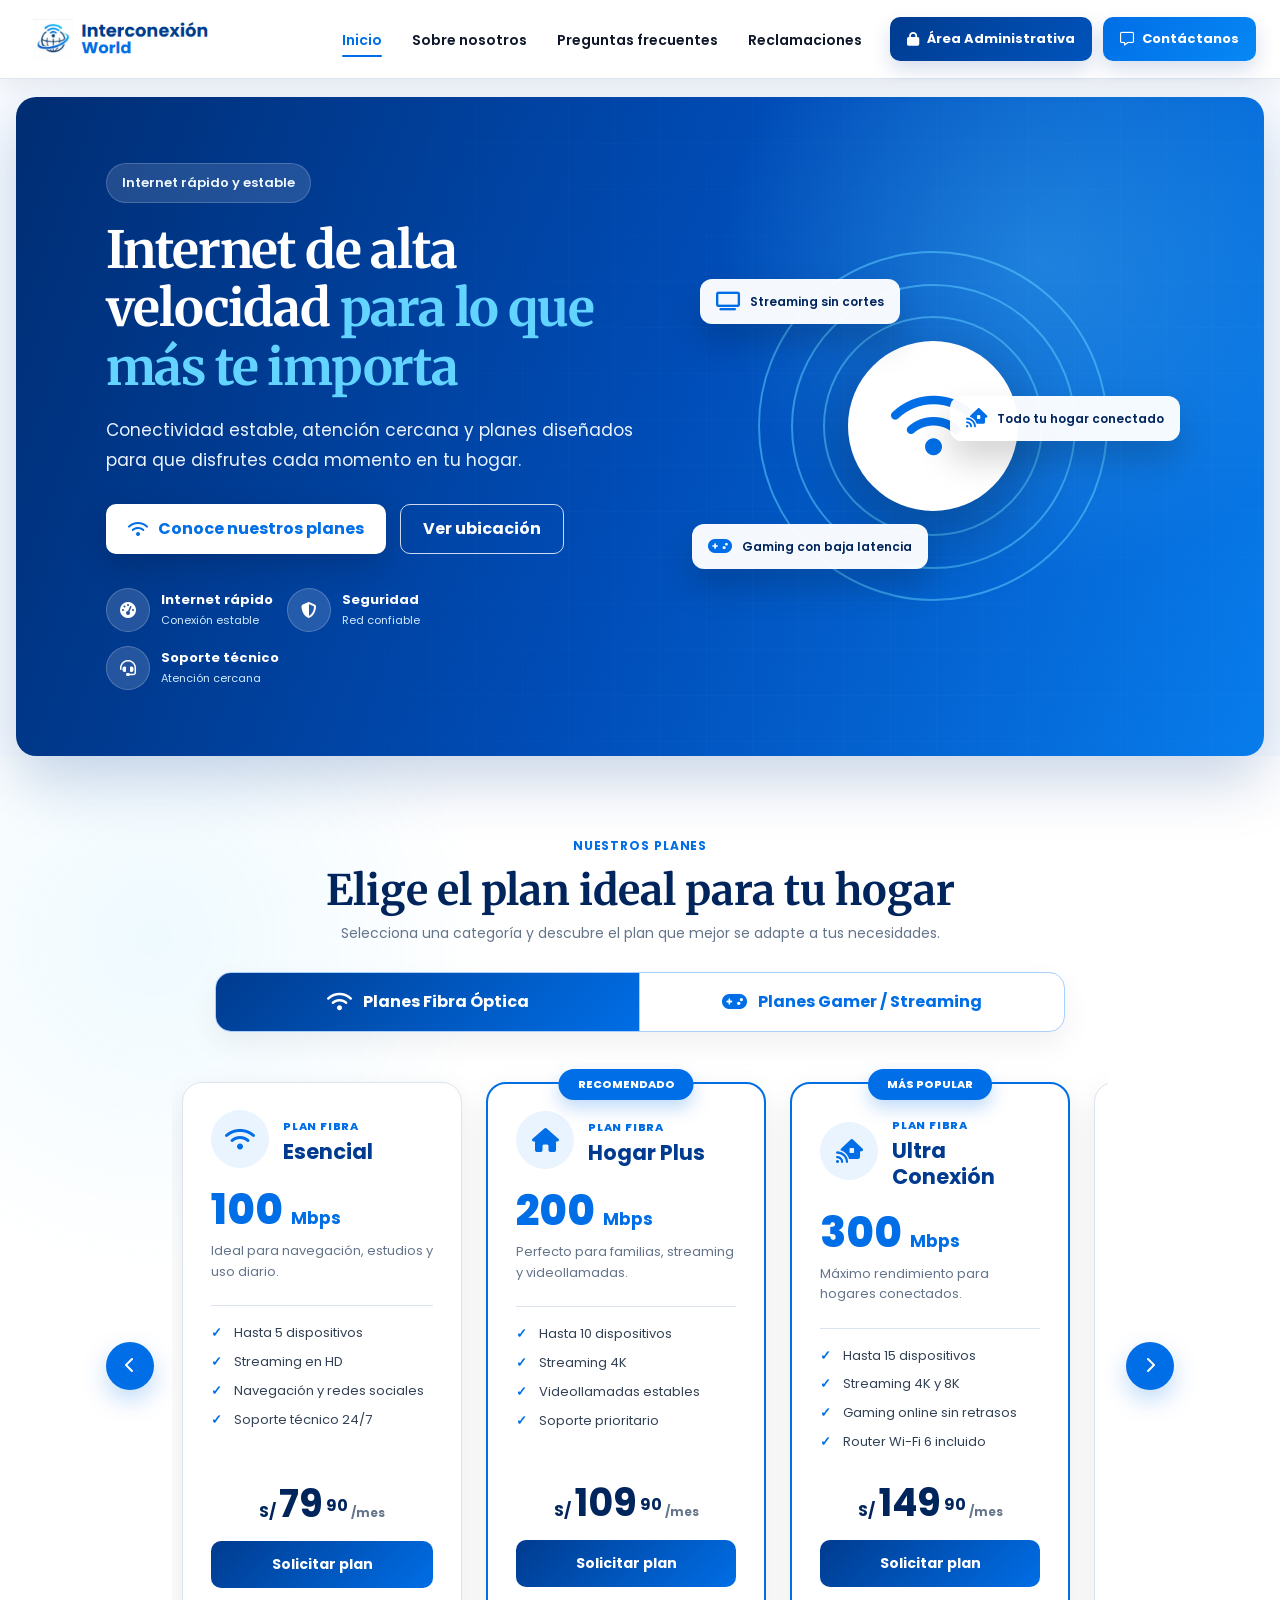
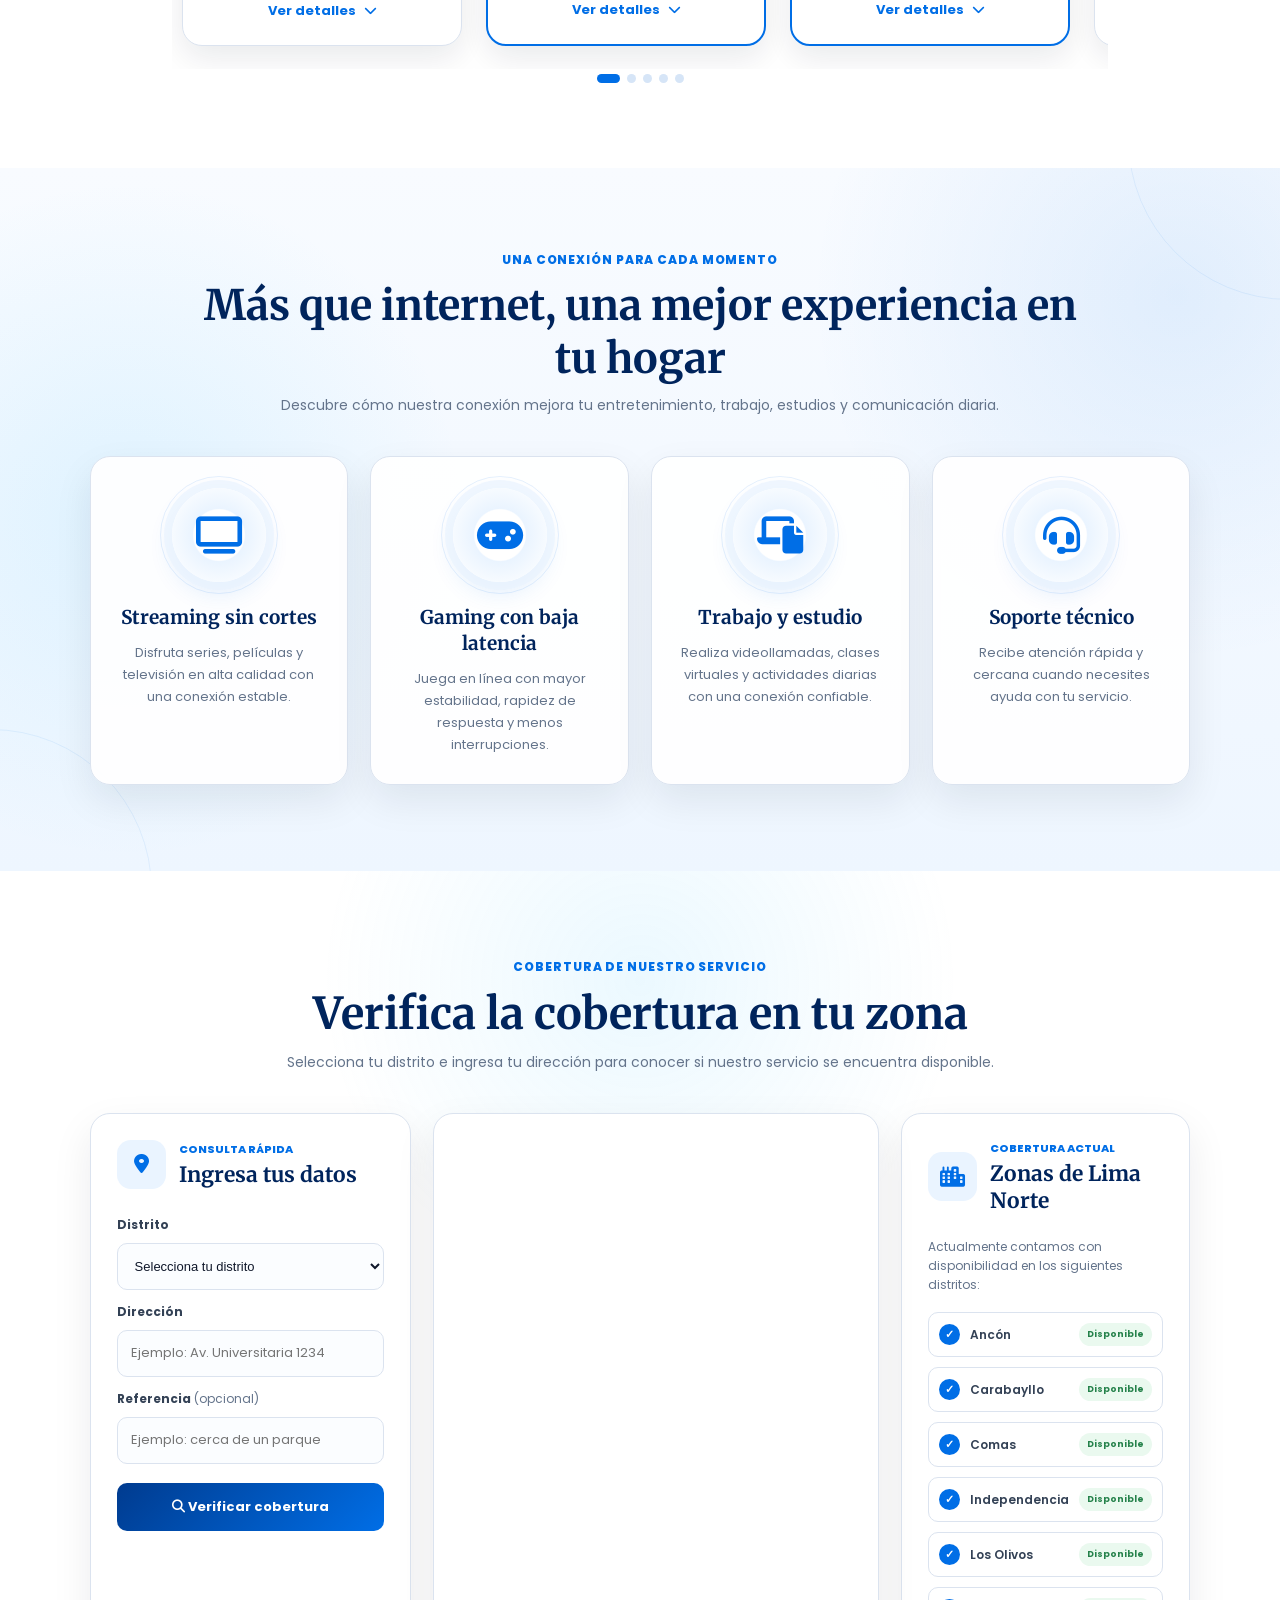
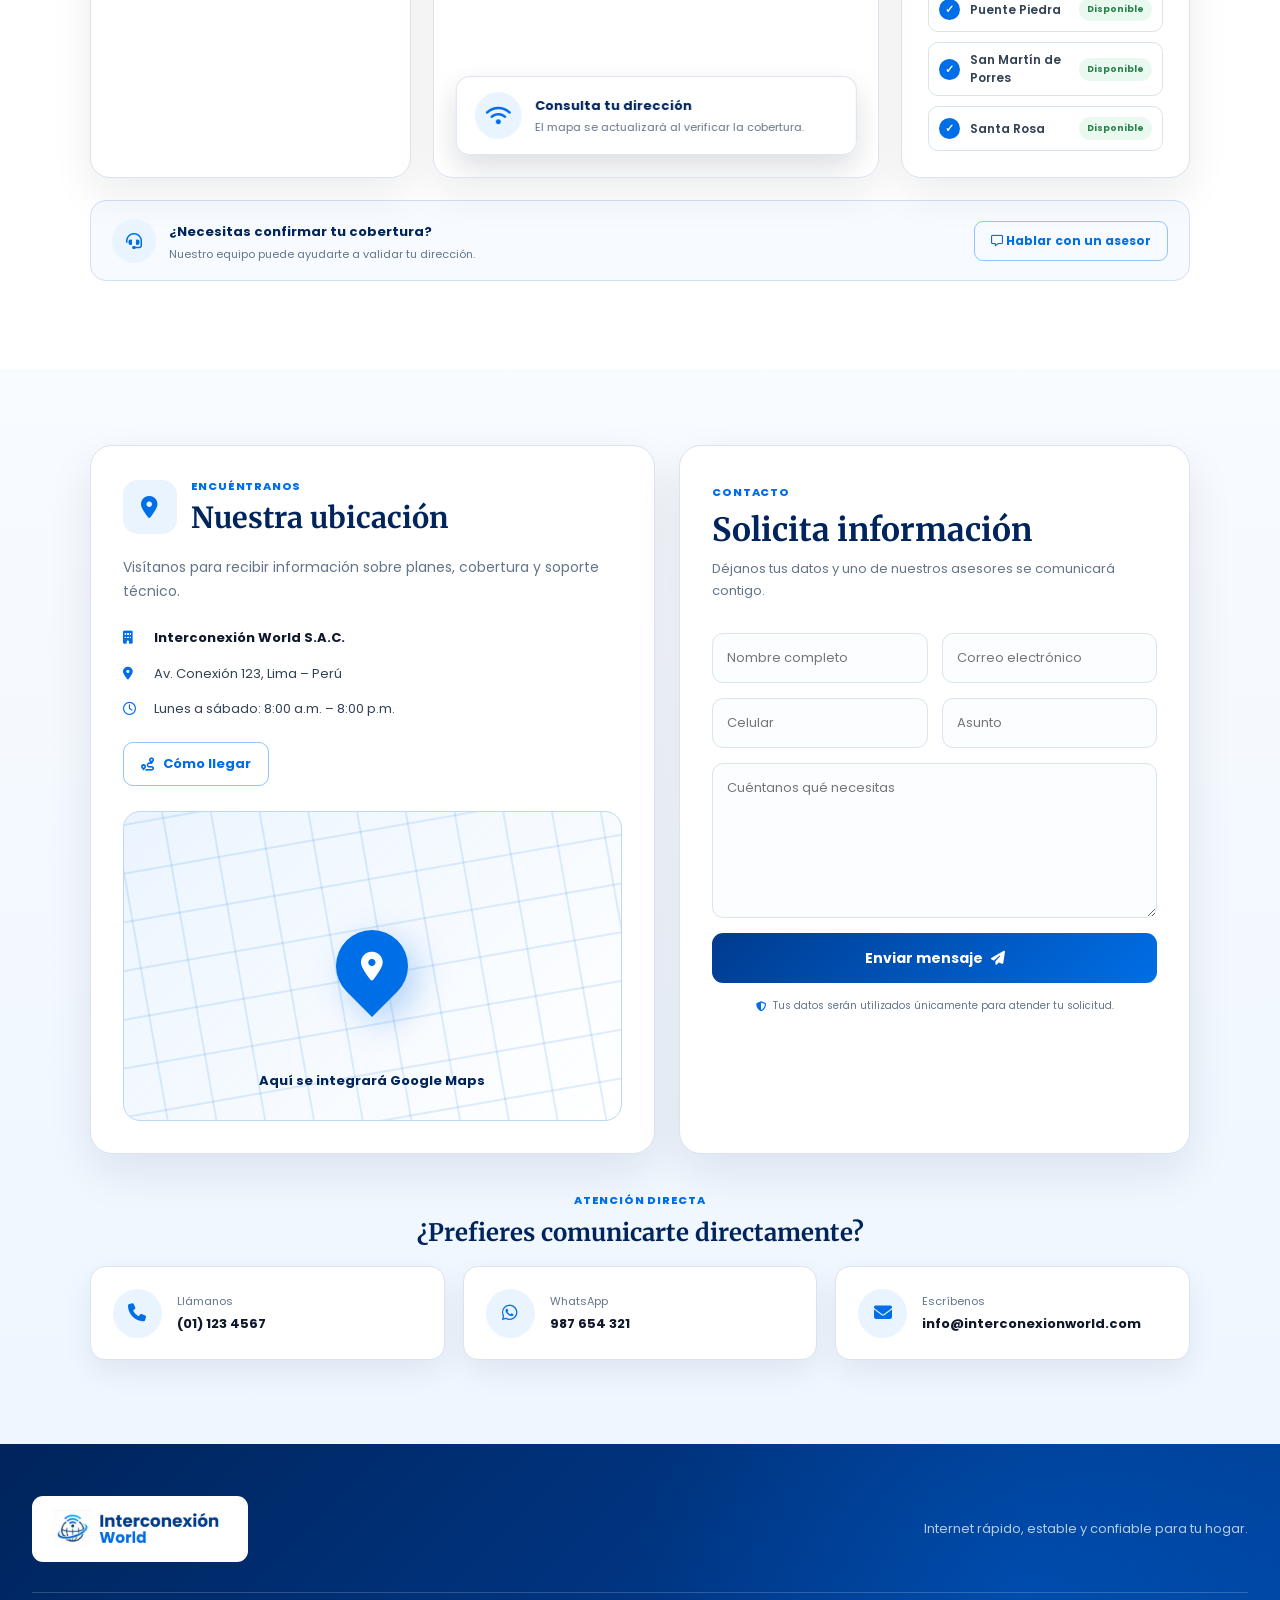
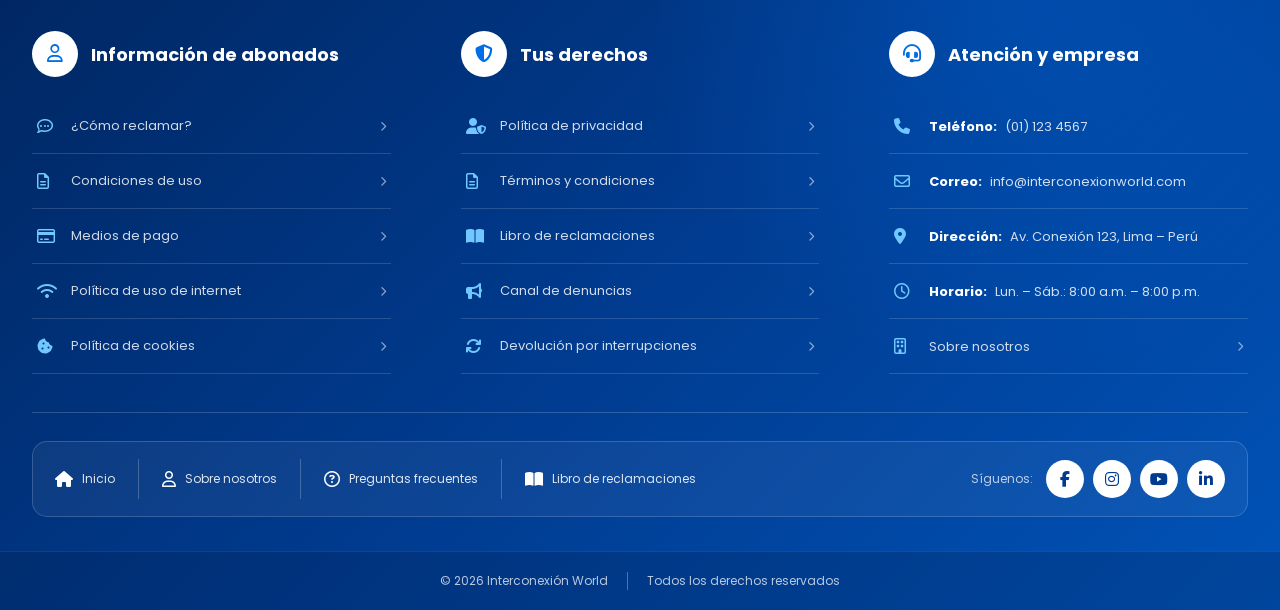
<file: index.html>
<!DOCTYPE html>
<html lang="es">
<head>
    <meta charset="UTF-8">
    <meta name="viewport" content="width=device-width, initial-scale=1.0">
    <meta
        name="description"
        content="Planes de internet para hogares de Interconexión World."
    >
    <title>Interconexión World</title>

    <link
        rel="stylesheet"
        href="https://cdnjs.cloudflare.com/ajax/libs/font-awesome/6.5.1/css/all.min.css"
    >

    <link rel="stylesheet" href="assets/css/home.css">
    <script src="assets/js/home.js" defer></script>
</head>

<body>
    <header class="header" id="inicio">
        <div class="header-container">
            <a href="#inicio" class="brand" aria-label="Volver al inicio">
                <img
                    src="assets/images/logo.png"
                    alt="Interconexión World"
                    class="brand-logo"
                >
            </a>

            <button
                class="menu-toggle"
                id="menuToggle"
                type="button"
                aria-label="Abrir menú"
                aria-controls="nav"
                aria-expanded="false"
            >
                <i class="fa-solid fa-bars" aria-hidden="true"></i>
            </button>

            <nav class="nav" id="nav" aria-label="Navegación principal">
                <a href="#inicio" class="active">Inicio</a>
                <a href="nosotros.html">Sobre nosotros</a>
                <a href="preguntas.html">Preguntas frecuentes</a>
                <a href="reclamaciones.html">Reclamaciones</a>
            </nav>

            <div class="header-actions">
                <a href="#" class="header-action admin-action">
                    <i class="fa-solid fa-lock" aria-hidden="true"></i>
                    <span>Área Administrativa</span>
                </a>

                <a href="#contacto" class="header-action contact-action">
                    <i class="fa-regular fa-message" aria-hidden="true"></i>
                    <span>Contáctanos</span>
                </a>
            </div>
        </div>
    </header>

    <main>
        <section class="hero" id="portada">
            <div class="hero-content">
                <span class="tag">Internet rápido y estable</span>

                <h1>
                    Internet de alta velocidad
                    <span>para lo que más te importa</span>
                </h1>

                <p>
                    Conectividad estable, atención cercana y planes diseñados
                    para que disfrutes cada momento en tu hogar.
                </p>

                <div class="hero-actions">
                    <a href="#planes" class="btn-primary">
                        <i class="fa-solid fa-wifi" aria-hidden="true"></i>
                        Conoce nuestros planes
                    </a>

                    <a href="#ubicacion" class="btn-secondary">
                        Ver ubicación
                    </a>
                </div>

                <div class="hero-benefits">
                    <div class="benefit-item">
                        <span>
                            <i class="fa-solid fa-gauge-high" aria-hidden="true"></i>
                        </span>
                        <div>
                            <strong>Internet rápido</strong>
                            <small>Conexión estable</small>
                        </div>
                    </div>

                    <div class="benefit-item">
                        <span>
                            <i class="fa-solid fa-shield-halved" aria-hidden="true"></i>
                        </span>
                        <div>
                            <strong>Seguridad</strong>
                            <small>Red confiable</small>
                        </div>
                    </div>

                    <div class="benefit-item">
                        <span>
                            <i class="fa-solid fa-headset" aria-hidden="true"></i>
                        </span>
                        <div>
                            <strong>Soporte técnico</strong>
                            <small>Atención cercana</small>
                        </div>
                    </div>
                </div>
            </div>

            <div class="hero-visual" aria-hidden="true">
                <div class="signal-ring ring-one"></div>
                <div class="signal-ring ring-two"></div>
                <div class="signal-ring ring-three"></div>

                <div class="wifi-core">
                    <i class="fa-solid fa-wifi"></i>
                </div>

                <div class="floating-card card-streaming">
                    <i class="fa-solid fa-tv"></i>
                    <span>Streaming sin cortes</span>
                </div>

                <div class="floating-card card-gaming">
                    <i class="fa-solid fa-gamepad"></i>
                    <span>Gaming con baja latencia</span>
                </div>

                <div class="floating-card card-home">
                    <i class="fa-solid fa-house-signal"></i>
                    <span>Todo tu hogar conectado</span>
                </div>
            </div>
        </section>

        <section class="planes" id="planes">
            <div class="section-heading plans-heading">
                <span>Nuestros planes</span>
                <h2>Elige el plan ideal para tu hogar</h2>
                <p>
                    Selecciona una categoría y descubre el plan que mejor
                    se adapte a tus necesidades.
                </p>
            </div>

            <div class="plan-tabs" role="tablist" aria-label="Categorías de planes">
                <button
                    class="plan-tab active"
                    id="tabFibra"
                    type="button"
                    role="tab"
                    aria-selected="true"
                    data-category="fibra"
                >
                    <i class="fa-solid fa-wifi" aria-hidden="true"></i>
                    Planes Fibra Óptica
                </button>

                <button
                    class="plan-tab"
                    id="tabGamer"
                    type="button"
                    role="tab"
                    aria-selected="false"
                    data-category="gamer"
                >
                    <i class="fa-solid fa-gamepad" aria-hidden="true"></i>
                    Planes Gamer / Streaming
                </button>
            </div>

            <div class="plans-slider">
                <button
                    class="slider-btn prev"
                    id="prevPlan"
                    type="button"
                    aria-label="Plan anterior"
                >
                    <i class="fa-solid fa-chevron-left" aria-hidden="true"></i>
                </button>

                <div class="plans-window">
                    <div class="plans-track" id="plansTrack"></div>
                </div>

                <button
                    class="slider-btn next"
                    id="nextPlan"
                    type="button"
                    aria-label="Plan siguiente"
                >
                    <i class="fa-solid fa-chevron-right" aria-hidden="true"></i>
                </button>
            </div>

            <div
                class="slider-dots"
                id="sliderDots"
                aria-label="Indicadores del carrusel"
            ></div>
        </section>

        <section class="experiences-section">
            <div class="experiences-heading">
                <span>Una conexión para cada momento</span>
                <h2>Más que internet, una mejor experiencia en tu hogar</h2>
                <p>
                    Descubre cómo nuestra conexión mejora tu entretenimiento,
                    trabajo, estudios y comunicación diaria.
                </p>
            </div>

            <div class="experiences-grid">
                <article class="experience-card">
                    <div class="experience-icon">
                        <i class="fa-solid fa-tv" aria-hidden="true"></i>
                    </div>
                    <h3>Streaming sin cortes</h3>
                    <p>
                        Disfruta series, películas y televisión en alta calidad
                        con una conexión estable.
                    </p>
                </article>

                <article class="experience-card">
                    <div class="experience-icon">
                        <i class="fa-solid fa-gamepad" aria-hidden="true"></i>
                    </div>
                    <h3>Gaming con baja latencia</h3>
                    <p>
                        Juega en línea con mayor estabilidad, rapidez de respuesta
                        y menos interrupciones.
                    </p>
                </article>

                <article class="experience-card">
                    <div class="experience-icon">
                        <i class="fa-solid fa-laptop-file" aria-hidden="true"></i>
                    </div>
                    <h3>Trabajo y estudio</h3>
                    <p>
                        Realiza videollamadas, clases virtuales y actividades
                        diarias con una conexión confiable.
                    </p>
                </article>

                <article class="experience-card">
                    <div class="experience-icon">
                        <i class="fa-solid fa-headset" aria-hidden="true"></i>
                    </div>
                    <h3>Soporte técnico</h3>
                    <p>
                        Recibe atención rápida y cercana cuando necesites ayuda
                        con tu servicio.
                    </p>
                </article>
            </div>
        </section>

        <section class="coverage-section" id="cobertura">
            <div class="coverage-heading">
                <span>Cobertura de nuestro servicio</span>
                <h2>Verifica la cobertura en tu zona</h2>
                <p>
                    Selecciona tu distrito e ingresa tu dirección para conocer
                    si nuestro servicio se encuentra disponible.
                </p>
            </div>

            <div class="coverage-layout">
                <article class="coverage-form-card">
                    <div class="coverage-card-heading">
                        <span class="coverage-heading-icon">
                            <i class="fa-solid fa-location-dot" aria-hidden="true"></i>
                        </span>
                        <div>
                            <small>Consulta rápida</small>
                            <h3>Ingresa tus datos</h3>
                        </div>
                    </div>

                    <form id="coverageForm">
                        <label for="coverageDistrict">Distrito</label>
                        <select id="coverageDistrict" name="distrito" required>
                            <option value="">Selecciona tu distrito</option>
                            <option value="Ancón">Ancón</option>
                            <option value="Ate">Ate</option>
                            <option value="Barranco">Barranco</option>
                            <option value="Breña">Breña</option>
                            <option value="Carabayllo">Carabayllo</option>
                            <option value="Chaclacayo">Chaclacayo</option>
                            <option value="Chorrillos">Chorrillos</option>
                            <option value="Cieneguilla">Cieneguilla</option>
                            <option value="Comas">Comas</option>
                            <option value="El Agustino">El Agustino</option>
                            <option value="Independencia">Independencia</option>
                            <option value="Jesús María">Jesús María</option>
                            <option value="La Molina">La Molina</option>
                            <option value="La Victoria">La Victoria</option>
                            <option value="Lima">Lima Cercado</option>
                            <option value="Lince">Lince</option>
                            <option value="Los Olivos">Los Olivos</option>
                            <option value="Lurigancho-Chosica">Lurigancho-Chosica</option>
                            <option value="Lurín">Lurín</option>
                            <option value="Magdalena del Mar">Magdalena del Mar</option>
                            <option value="Miraflores">Miraflores</option>
                            <option value="Pachacámac">Pachacámac</option>
                            <option value="Pucusana">Pucusana</option>
                            <option value="Pueblo Libre">Pueblo Libre</option>
                            <option value="Puente Piedra">Puente Piedra</option>
                            <option value="Punta Hermosa">Punta Hermosa</option>
                            <option value="Punta Negra">Punta Negra</option>
                            <option value="Rímac">Rímac</option>
                            <option value="San Bartolo">San Bartolo</option>
                            <option value="San Borja">San Borja</option>
                            <option value="San Isidro">San Isidro</option>
                            <option value="San Juan de Lurigancho">San Juan de Lurigancho</option>
                            <option value="San Juan de Miraflores">San Juan de Miraflores</option>
                            <option value="San Luis">San Luis</option>
                            <option value="San Martín de Porres">San Martín de Porres</option>
                            <option value="San Miguel">San Miguel</option>
                            <option value="Santa Anita">Santa Anita</option>
                            <option value="Santa María del Mar">Santa María del Mar</option>
                            <option value="Santa Rosa">Santa Rosa</option>
                            <option value="Santiago de Surco">Santiago de Surco</option>
                            <option value="Surquillo">Surquillo</option>
                            <option value="Villa El Salvador">Villa El Salvador</option>
                            <option value="Villa María del Triunfo">Villa María del Triunfo</option>
                        </select>

                        <label for="coverageAddress">Dirección</label>
                        <input
                            type="text"
                            id="coverageAddress"
                            name="direccion"
                            placeholder="Ejemplo: Av. Universitaria 1234"
                            autocomplete="street-address"
                            required
                        >

                        <label for="coverageReference">
                            Referencia <span>(opcional)</span>
                        </label>
                        <input
                            type="text"
                            id="coverageReference"
                            name="referencia"
                            placeholder="Ejemplo: cerca de un parque"
                        >

                        <button type="submit" class="coverage-submit">
                            <i class="fa-solid fa-magnifying-glass" aria-hidden="true"></i>
                            Verificar cobertura
                        </button>
                    </form>

                    <div
                        class="coverage-result"
                        id="coverageResult"
                        aria-live="polite"
                    ></div>
                </article>

                <article class="coverage-map-card">
                    <iframe
                        id="coverageMap"
                        title="Mapa de cobertura"
                        src="https://www.google.com/maps?q=Lima%2C%20Per%C3%BA&output=embed"
                        loading="lazy"
                        referrerpolicy="no-referrer-when-downgrade"
                    ></iframe>

                    <div class="coverage-map-message">
                        <span>
                            <i class="fa-solid fa-wifi" aria-hidden="true"></i>
                        </span>
                        <div>
                            <strong>Consulta tu dirección</strong>
                            <small>El mapa se actualizará al verificar la cobertura.</small>
                        </div>
                    </div>
                </article>

                <article class="coverage-zones-card">
                    <div class="coverage-card-heading">
                        <span class="coverage-heading-icon">
                            <i class="fa-solid fa-city" aria-hidden="true"></i>
                        </span>
                        <div>
                            <small>Cobertura actual</small>
                            <h3>Zonas de Lima Norte</h3>
                        </div>
                    </div>

                    <p class="coverage-zones-description">
                        Actualmente contamos con disponibilidad en los siguientes distritos:
                    </p>

                    <ul class="coverage-zones-list">
                        <li><span>Ancón</span><strong>Disponible</strong></li>
                        <li><span>Carabayllo</span><strong>Disponible</strong></li>
                        <li><span>Comas</span><strong>Disponible</strong></li>
                        <li><span>Independencia</span><strong>Disponible</strong></li>
                        <li><span>Los Olivos</span><strong>Disponible</strong></li>
                        <li><span>Puente Piedra</span><strong>Disponible</strong></li>
                        <li><span>San Martín de Porres</span><strong>Disponible</strong></li>
                        <li><span>Santa Rosa</span><strong>Disponible</strong></li>
                    </ul>
                </article>
            </div>

            <div class="coverage-help">
                <div>
                    <span>
                        <i class="fa-solid fa-headset" aria-hidden="true"></i>
                    </span>
                    <div>
                        <strong>¿Necesitas confirmar tu cobertura?</strong>
                        <p>Nuestro equipo puede ayudarte a validar tu dirección.</p>
                    </div>
                </div>

                <a href="#contacto">
                    <i class="fa-regular fa-message" aria-hidden="true"></i>
                    Hablar con un asesor
                </a>
            </div>
        </section>

        <section class="location-contact-section">
            <div class="location-contact-layout">
                <article class="location-main-card" id="ubicacion">
                    <div class="contact-section-heading">
                        <span class="contact-section-icon">
                            <i class="fa-solid fa-location-dot" aria-hidden="true"></i>
                        </span>
                        <div>
                            <small>Encuéntranos</small>
                            <h2>Nuestra ubicación</h2>
                        </div>
                    </div>

                    <p class="location-intro">
                        Visítanos para recibir información sobre planes,
                        cobertura y soporte técnico.
                    </p>

                    <ul class="location-information">
                        <li>
                            <i class="fa-solid fa-building" aria-hidden="true"></i>
                            <span><strong>Interconexión World S.A.C.</strong></span>
                        </li>
                        <li>
                            <i class="fa-solid fa-location-dot" aria-hidden="true"></i>
                            <span>Av. Conexión 123, Lima – Perú</span>
                        </li>
                        <li>
                            <i class="fa-regular fa-clock" aria-hidden="true"></i>
                            <span>Lunes a sábado: 8:00 a.m. – 8:00 p.m.</span>
                        </li>
                    </ul>

                    <a
                        href="https://www.google.com/maps?q=Lima%2C%20Per%C3%BA"
                        class="location-button"
                        target="_blank"
                        rel="noopener noreferrer"
                    >
                        <i class="fa-solid fa-route" aria-hidden="true"></i>
                        Cómo llegar
                    </a>

                    <div class="location-map">
                        <div class="location-map-grid"></div>
                        <div class="location-map-pin">
                            <i class="fa-solid fa-location-dot" aria-hidden="true"></i>
                        </div>
                        <strong>Aquí se integrará Google Maps</strong>
                    </div>
                </article>

                <article class="information-form-card" id="contacto">
                    <div class="information-form-heading">
                        <span>Contacto</span>
                        <h2>Solicita información</h2>
                        <p>
                            Déjanos tus datos y uno de nuestros asesores
                            se comunicará contigo.
                        </p>
                    </div>

                    <form class="information-form" id="contactForm">
                        <div class="information-form-row">
                            <div class="form-field">
                                <label for="contactName">Nombre completo</label>
                                <input
                                    type="text"
                                    id="contactName"
                                    name="nombre"
                                    placeholder="Nombre completo"
                                    autocomplete="name"
                                    required
                                >
                            </div>

                            <div class="form-field">
                                <label for="contactEmail">Correo electrónico</label>
                                <input
                                    type="email"
                                    id="contactEmail"
                                    name="correo"
                                    placeholder="Correo electrónico"
                                    autocomplete="email"
                                    required
                                >
                            </div>
                        </div>

                        <div class="information-form-row">
                            <div class="form-field">
                                <label for="contactPhone">Celular</label>
                                <input
                                    type="tel"
                                    id="contactPhone"
                                    name="celular"
                                    placeholder="Celular"
                                    autocomplete="tel"
                                    inputmode="tel"
                                    required
                                >
                            </div>

                            <div class="form-field">
                                <label for="contactSubject">Asunto</label>
                                <input
                                    type="text"
                                    id="contactSubject"
                                    name="asunto"
                                    placeholder="Asunto"
                                    required
                                >
                            </div>
                        </div>

                        <div class="form-field">
                            <label for="contactMessage">Mensaje</label>
                            <textarea
                                id="contactMessage"
                                name="mensaje"
                                placeholder="Cuéntanos qué necesitas"
                                required
                            ></textarea>
                        </div>

                        <button type="submit">
                            Enviar mensaje
                            <i class="fa-solid fa-paper-plane" aria-hidden="true"></i>
                        </button>

                        <p class="form-privacy-message">
                            <i class="fa-solid fa-shield-halved" aria-hidden="true"></i>
                            Tus datos serán utilizados únicamente para atender tu solicitud.
                        </p>
                    </form>
                </article>
            </div>

            <div class="direct-contact-area">
                <div class="direct-contact-heading">
                    <span>Atención directa</span>
                    <h2>¿Prefieres comunicarte directamente?</h2>
                </div>

                <div class="direct-contact-grid">
                    <a href="tel:+5111234567" class="direct-contact-card">
                        <span><i class="fa-solid fa-phone" aria-hidden="true"></i></span>
                        <div>
                            <small>Llámanos</small>
                            <strong>(01) 123 4567</strong>
                        </div>
                    </a>

                    <a
                        href="https://wa.me/51987654321"
                        class="direct-contact-card"
                        target="_blank"
                        rel="noopener noreferrer"
                    >
                        <span><i class="fa-brands fa-whatsapp" aria-hidden="true"></i></span>
                        <div>
                            <small>WhatsApp</small>
                            <strong>987 654 321</strong>
                        </div>
                    </a>

                    <a
                        href="mailto:info@interconexionworld.com"
                        class="direct-contact-card"
                    >
                        <span><i class="fa-solid fa-envelope" aria-hidden="true"></i></span>
                        <div>
                            <small>Escríbenos</small>
                            <strong>info@interconexionworld.com</strong>
                        </div>
                    </a>
                </div>
            </div>
        </section>
    </main>

    <footer class="footer">
        <div class="footer-container">
            <div class="footer-brand-row">
                <a href="#inicio" class="footer-brand" aria-label="Volver al inicio">
                    <img
                        src="assets/images/logo.png"
                        alt="Interconexión World"
                        class="footer-logo"
                    >
                </a>

                <p>Internet rápido, estable y confiable para tu hogar.</p>
            </div>

            <div class="footer-columns">
                <section class="footer-column">
                    <div class="footer-column-title">
                        <span>
                            <i class="fa-regular fa-user" aria-hidden="true"></i>
                        </span>
                        <h3>Información de abonados</h3>
                    </div>

                    <nav class="footer-links" aria-label="Información de abonados">
                        <a href="reclamaciones.html">
                            <i class="fa-regular fa-comment-dots" aria-hidden="true"></i>
                            <span>¿Cómo reclamar?</span>
                            <i class="fa-solid fa-chevron-right" aria-hidden="true"></i>
                        </a>

                        <a href="#">
                            <i class="fa-regular fa-file-lines" aria-hidden="true"></i>
                            <span>Condiciones de uso</span>
                            <i class="fa-solid fa-chevron-right" aria-hidden="true"></i>
                        </a>

                        <a href="#">
                            <i class="fa-regular fa-credit-card" aria-hidden="true"></i>
                            <span>Medios de pago</span>
                            <i class="fa-solid fa-chevron-right" aria-hidden="true"></i>
                        </a>

                        <a href="#">
                            <i class="fa-solid fa-wifi" aria-hidden="true"></i>
                            <span>Política de uso de internet</span>
                            <i class="fa-solid fa-chevron-right" aria-hidden="true"></i>
                        </a>

                        <a href="#">
                            <i class="fa-solid fa-cookie-bite" aria-hidden="true"></i>
                            <span>Política de cookies</span>
                            <i class="fa-solid fa-chevron-right" aria-hidden="true"></i>
                        </a>
                    </nav>
                </section>

                <section class="footer-column">
                    <div class="footer-column-title">
                        <span>
                            <i class="fa-solid fa-shield-halved" aria-hidden="true"></i>
                        </span>
                        <h3>Tus derechos</h3>
                    </div>

                    <nav class="footer-links" aria-label="Tus derechos">
                        <a href="#">
                            <i class="fa-solid fa-user-shield" aria-hidden="true"></i>
                            <span>Política de privacidad</span>
                            <i class="fa-solid fa-chevron-right" aria-hidden="true"></i>
                        </a>

                        <a href="#">
                            <i class="fa-regular fa-file-lines" aria-hidden="true"></i>
                            <span>Términos y condiciones</span>
                            <i class="fa-solid fa-chevron-right" aria-hidden="true"></i>
                        </a>

                        <a href="reclamaciones.html">
                            <i class="fa-solid fa-book-open" aria-hidden="true"></i>
                            <span>Libro de reclamaciones</span>
                            <i class="fa-solid fa-chevron-right" aria-hidden="true"></i>
                        </a>

                        <a href="#">
                            <i class="fa-solid fa-bullhorn" aria-hidden="true"></i>
                            <span>Canal de denuncias</span>
                            <i class="fa-solid fa-chevron-right" aria-hidden="true"></i>
                        </a>

                        <a href="#">
                            <i class="fa-solid fa-arrows-rotate" aria-hidden="true"></i>
                            <span>Devolución por interrupciones</span>
                            <i class="fa-solid fa-chevron-right" aria-hidden="true"></i>
                        </a>
                    </nav>
                </section>

                <section class="footer-column">
                    <div class="footer-column-title">
                        <span>
                            <i class="fa-solid fa-headset" aria-hidden="true"></i>
                        </span>
                        <h3>Atención y empresa</h3>
                    </div>

                    <div class="footer-company-data">
                        <a href="tel:+5111234567">
                            <i class="fa-solid fa-phone" aria-hidden="true"></i>
                            <span><strong>Teléfono:</strong> (01) 123 4567</span>
                        </a>

                        <a href="mailto:info@interconexionworld.com">
                            <i class="fa-regular fa-envelope" aria-hidden="true"></i>
                            <span>
                                <strong>Correo:</strong>
                                info@interconexionworld.com
                            </span>
                        </a>

                        <div>
                            <i class="fa-solid fa-location-dot" aria-hidden="true"></i>
                            <span>
                                <strong>Dirección:</strong>
                                Av. Conexión 123, Lima – Perú
                            </span>
                        </div>

                        <div>
                            <i class="fa-regular fa-clock" aria-hidden="true"></i>
                            <span>
                                <strong>Horario:</strong>
                                Lun. – Sáb.: 8:00 a.m. – 8:00 p.m.
                            </span>
                        </div>

                        <a href="nosotros.html">
                            <i class="fa-regular fa-building" aria-hidden="true"></i>
                            <span>Sobre nosotros</span>
                            <i class="fa-solid fa-chevron-right" aria-hidden="true"></i>
                        </a>
                    </div>
                </section>
            </div>

            <div class="footer-navigation">
                <nav class="footer-menu" aria-label="Navegación del pie de página">
                    <a href="#inicio">
                        <i class="fa-solid fa-house" aria-hidden="true"></i>
                        Inicio
                    </a>

                    <a href="nosotros.html">
                        <i class="fa-regular fa-user" aria-hidden="true"></i>
                        Sobre nosotros
                    </a>

                    <a href="preguntas.html">
                        <i class="fa-regular fa-circle-question" aria-hidden="true"></i>
                        Preguntas frecuentes
                    </a>

                    <a href="reclamaciones.html">
                        <i class="fa-solid fa-book-open" aria-hidden="true"></i>
                        Libro de reclamaciones
                    </a>
                </nav>

                <div class="footer-social">
                    <span>Síguenos:</span>

                    <div class="footer-social-links">
                        <a href="#" aria-label="Facebook">
                            <i class="fa-brands fa-facebook-f" aria-hidden="true"></i>
                        </a>
                        <a href="#" aria-label="Instagram">
                            <i class="fa-brands fa-instagram" aria-hidden="true"></i>
                        </a>
                        <a href="#" aria-label="YouTube">
                            <i class="fa-brands fa-youtube" aria-hidden="true"></i>
                        </a>
                        <a href="#" aria-label="LinkedIn">
                            <i class="fa-brands fa-linkedin-in" aria-hidden="true"></i>
                        </a>
                    </div>
                </div>
            </div>
        </div>

        <div class="footer-bottom">
            <p>© 2026 Interconexión World</p>
            <span aria-hidden="true"></span>
            <p>Todos los derechos reservados</p>
        </div>
    </footer>
</body>
</html>
</file>
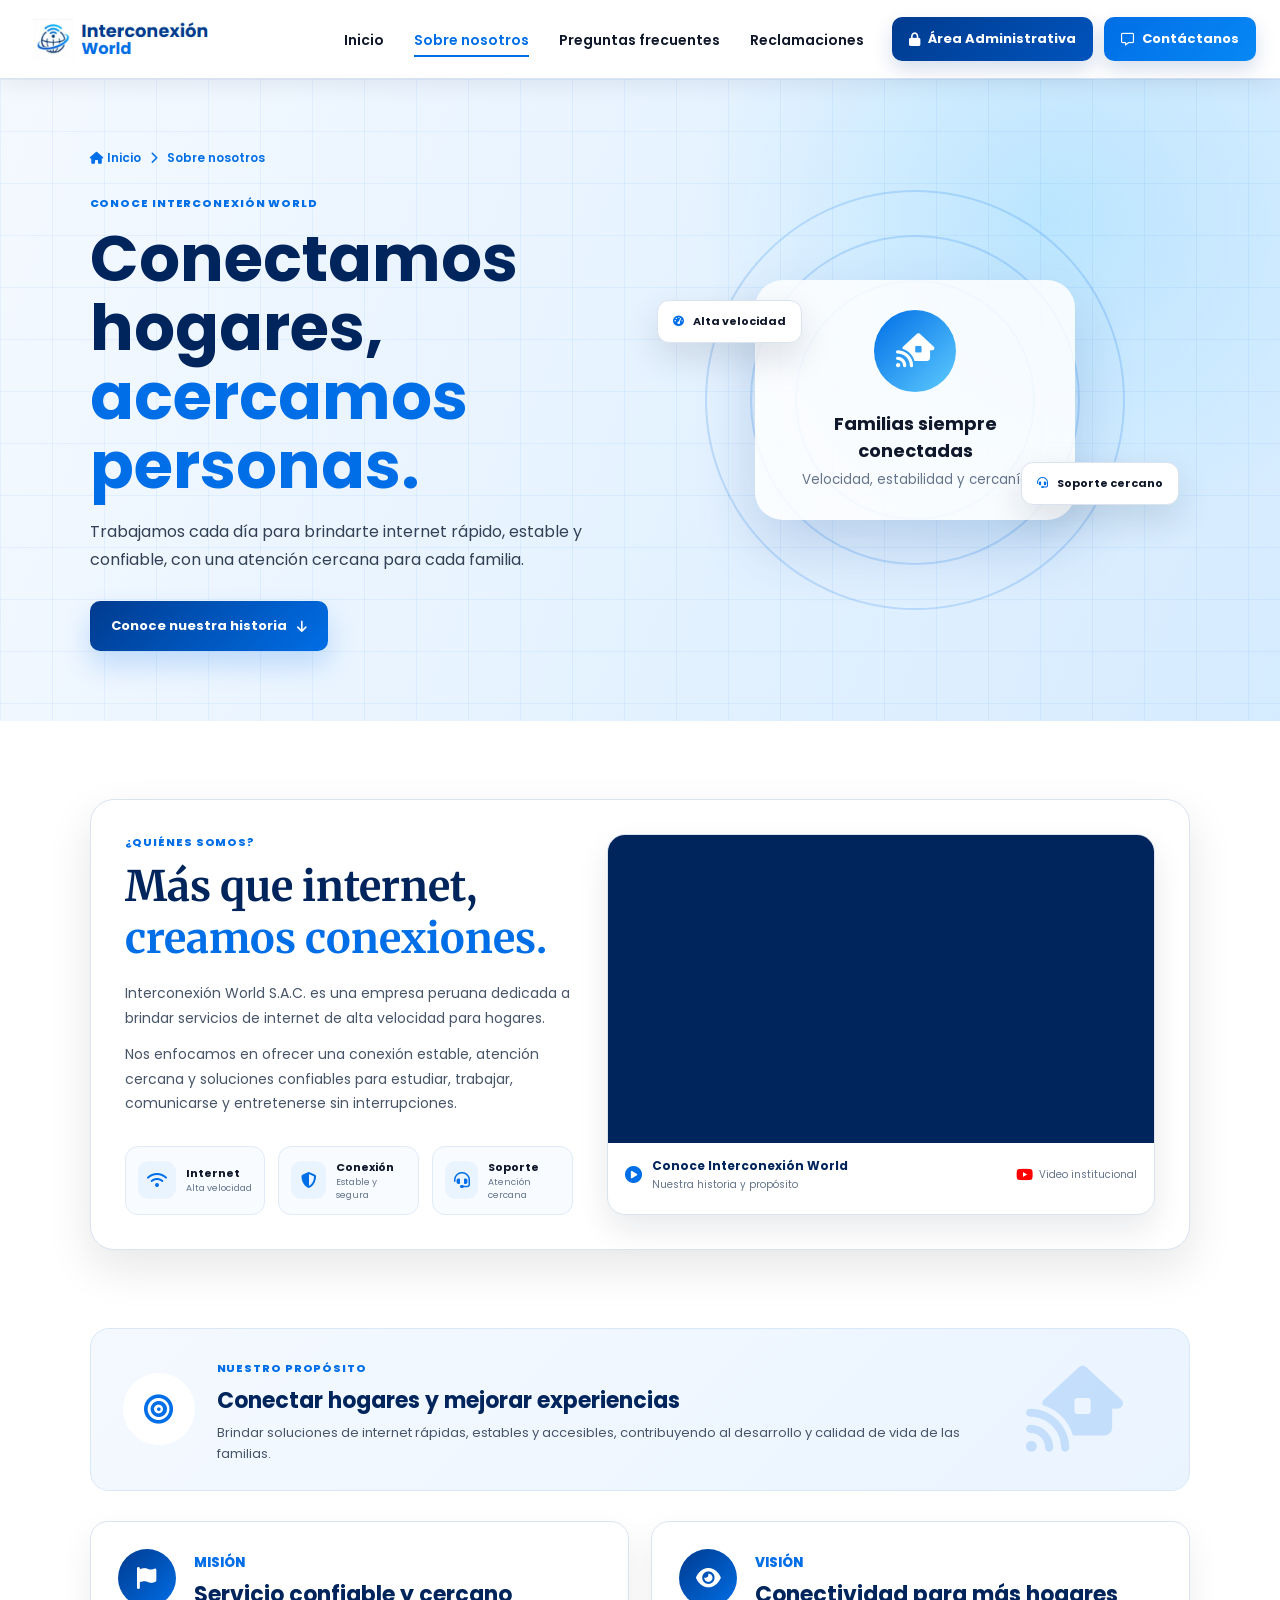
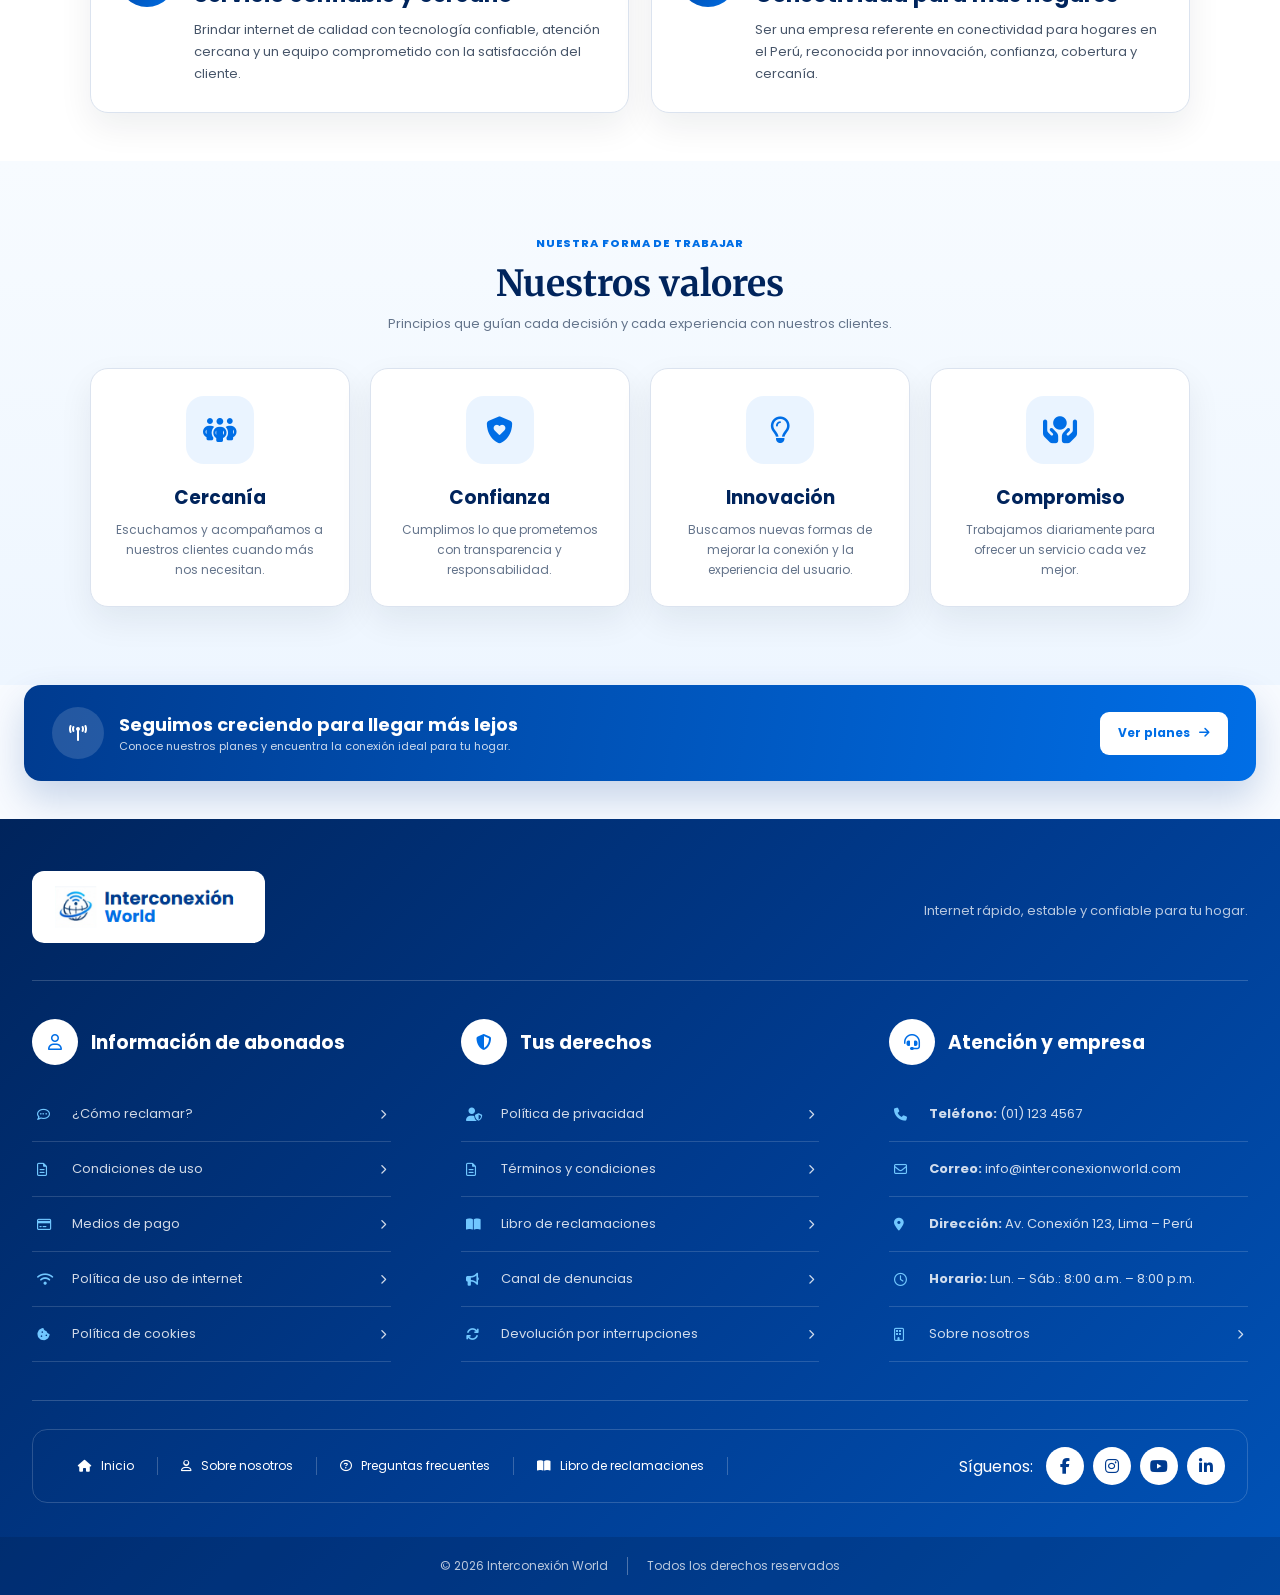
<file: nosotros.html>
<!DOCTYPE html>
<html lang="es">
<head>
    <meta charset="UTF-8">

    <meta
        name="viewport"
        content="width=device-width, initial-scale=1.0"
    >

    <meta
        name="description"
        content="Conoce la historia, propósito, misión, visión y valores de Interconexión World."
    >

    <title>Sobre nosotros | Interconexión World</title>

    <!-- ICONOS -->
    <link
        rel="stylesheet"
        href="https://cdnjs.cloudflare.com/ajax/libs/font-awesome/6.5.1/css/all.min.css"
    >

    <!-- ESTILOS DE SOBRE NOSOTROS -->
    <link
        rel="stylesheet"
        href="assets/css/nosotros.css"
    >
</head>
<body>
  <!-- ENCABEZADO -->
  <header class="header" id="inicio">
    <div class="header-container">
      <a href="index.html" class="brand" aria-label="Ir al inicio">
        <img src="assets/images/logo.png" alt="Interconexión World" class="brand-logo">
      </a>

      <button class="menu-toggle" id="menuToggle" type="button" aria-label="Abrir menú" aria-expanded="false">
        <i class="fa-solid fa-bars"></i>
      </button>

      <nav class="nav" id="nav">
        <a href="index.html">Inicio</a>
        <a href="nosotros.html" class="active">Sobre nosotros</a>
        <a href="preguntas.html">Preguntas frecuentes</a>
        <a href="reclamaciones.html">Reclamaciones</a>
      </nav>

      <div class="header-actions">
        <a href="#" class="header-action admin-action"><i class="fa-solid fa-lock"></i><span>Área Administrativa</span></a>
        <a href="index.html#contacto" class="header-action contact-action"><i class="fa-regular fa-message"></i><span>Contáctanos</span></a>
      </div>
    </div>
  </header>

  <main>
    <!-- PORTADA -->
    <section class="about-hero">
      <div class="about-hero-content">
        <div class="breadcrumb"><a href="index.html"><i class="fa-solid fa-house"></i> Inicio</a><i class="fa-solid fa-chevron-right"></i><span>Sobre nosotros</span></div>
        <span class="hero-label">Conoce Interconexión World</span>
        <h1>Conectamos hogares, <span>acercamos personas.</span></h1>
        <p>Trabajamos cada día para brindarte internet rápido, estable y confiable, con una atención cercana para cada familia.</p>
        <a href="#quienes-somos" class="hero-button">Conoce nuestra historia <i class="fa-solid fa-arrow-down"></i></a>
      </div>

      <div class="about-hero-visual" aria-hidden="true">
        <div class="signal signal-1"></div><div class="signal signal-2"></div><div class="signal signal-3"></div>
        <div class="hero-main-card"><span><i class="fa-solid fa-house-signal"></i></span><strong>Familias siempre conectadas</strong><small>Velocidad, estabilidad y cercanía</small></div>
        <div class="floating-card floating-fast"><i class="fa-solid fa-gauge-high"></i> Alta velocidad</div>
        <div class="floating-card floating-support"><i class="fa-solid fa-headset"></i> Soporte cercano</div>
      </div>
    </section>

    <!-- QUIÉNES SOMOS + VIDEO -->
    <section class="story-section" id="quienes-somos">
      <div class="story-layout">
        <article class="story-copy">
          <span class="section-kicker">¿Quiénes somos?</span>
          <h2>Más que internet, <span>creamos conexiones.</span></h2>
          <p>Interconexión World S.A.C. es una empresa peruana dedicada a brindar servicios de internet de alta velocidad para hogares.</p>
          <p>Nos enfocamos en ofrecer una conexión estable, atención cercana y soluciones confiables para estudiar, trabajar, comunicarse y entretenerse sin interrupciones.</p>

          <div class="story-benefits">
            <div><span><i class="fa-solid fa-wifi"></i></span><p><strong>Internet</strong><small>Alta velocidad</small></p></div>
            <div><span><i class="fa-solid fa-shield-halved"></i></span><p><strong>Conexión</strong><small>Estable y segura</small></p></div>
            <div><span><i class="fa-solid fa-headset"></i></span><p><strong>Soporte</strong><small>Atención cercana</small></p></div>
          </div>
        </article>

        <!-- VIDEO LOCAL DE LA EMPRESA -->
<!-- VIDEO INSTITUCIONAL DE YOUTUBE -->
<article class="video-card">

    <div class="youtube-video">
        <iframe
            src="https://www.youtube.com/embed/CKE38F8uXDc?rel=0&playsinline=1"
            title="Conoce Interconexión World"
            loading="lazy"
            allow="accelerometer; autoplay; clipboard-write; encrypted-media; gyroscope; picture-in-picture; web-share"
            referrerpolicy="strict-origin-when-cross-origin"
            allowfullscreen
        ></iframe>
    </div>

    <div class="video-info">

        <div>
            <i class="fa-solid fa-circle-play"></i>

            <span>
                <strong>Conoce Interconexión World</strong>
                <small>Nuestra historia y propósito</small>
            </span>
        </div>

        <span>
            <i class="fa-brands fa-youtube"></i>
            Video institucional
        </span>

    </div>

</article>
      </div>
    </section>

    <!-- PROPÓSITO -->
    <section class="purpose-section">
      <div class="purpose-card">
        <span class="purpose-icon"><i class="fa-solid fa-bullseye"></i></span>
        <div><span class="section-kicker">Nuestro propósito</span><h2>Conectar hogares y mejorar experiencias</h2><p>Brindar soluciones de internet rápidas, estables y accesibles, contribuyendo al desarrollo y calidad de vida de las familias.</p></div>
        <i class="fa-solid fa-house-signal purpose-decoration" aria-hidden="true"></i>
      </div>
    </section>

    <!-- MISIÓN Y VISIÓN -->
    <section class="mission-vision-section">
      <div class="mission-vision-grid">
        <article class="mission-card"><span><i class="fa-solid fa-flag"></i></span><div><small>Misión</small><h2>Servicio confiable y cercano</h2><p>Brindar internet de calidad con tecnología confiable, atención cercana y un equipo comprometido con la satisfacción del cliente.</p></div></article>
        <article class="mission-card"><span><i class="fa-solid fa-eye"></i></span><div><small>Visión</small><h2>Conectividad para más hogares</h2><p>Ser una empresa referente en conectividad para hogares en el Perú, reconocida por innovación, confianza, cobertura y cercanía.</p></div></article>
      </div>
    </section>

    <!-- VALORES -->
    <section class="values-section">
      <div class="values-heading"><span class="section-kicker">Nuestra forma de trabajar</span><h2>Nuestros valores</h2><p>Principios que guían cada decisión y cada experiencia con nuestros clientes.</p></div>
      <div class="values-grid">
        <article><span><i class="fa-solid fa-people-group"></i></span><h3>Cercanía</h3><p>Escuchamos y acompañamos a nuestros clientes cuando más nos necesitan.</p></article>
        <article><span><i class="fa-solid fa-shield-heart"></i></span><h3>Confianza</h3><p>Cumplimos lo que prometemos con transparencia y responsabilidad.</p></article>
        <article><span><i class="fa-regular fa-lightbulb"></i></span><h3>Innovación</h3><p>Buscamos nuevas formas de mejorar la conexión y la experiencia del usuario.</p></article>
        <article><span><i class="fa-solid fa-hands-holding-circle"></i></span><h3>Compromiso</h3><p>Trabajamos diariamente para ofrecer un servicio cada vez mejor.</p></article>
      </div>
    </section>

    <!-- CTA -->
    <section class="about-cta"><div><span><i class="fa-solid fa-tower-broadcast"></i></span><div><h2>Seguimos creciendo para llegar más lejos</h2><p>Conoce nuestros planes y encuentra la conexión ideal para tu hogar.</p></div></div><a href="index.html#planes">Ver planes <i class="fa-solid fa-arrow-right"></i></a></section>
  </main>

  <!-- FOOTER -->
  <footer class="footer">
    <div class="footer-container">
      <div class="footer-brand-row"><a href="index.html" class="footer-brand"><img src="assets/images/logo.png" alt="Interconexión World" class="footer-logo"></a><p>Internet rápido, estable y confiable para tu hogar.</p></div>

      <div class="footer-columns">
        <section class="footer-column"><div class="footer-column-title"><span><i class="fa-regular fa-user"></i></span><h3>Información de abonados</h3></div><nav class="footer-links"><a href="#"><i class="fa-regular fa-comment-dots"></i><span>¿Cómo reclamar?</span><i class="fa-solid fa-chevron-right"></i></a><a href="#"><i class="fa-regular fa-file-lines"></i><span>Condiciones de uso</span><i class="fa-solid fa-chevron-right"></i></a><a href="#"><i class="fa-regular fa-credit-card"></i><span>Medios de pago</span><i class="fa-solid fa-chevron-right"></i></a><a href="#"><i class="fa-solid fa-wifi"></i><span>Política de uso de internet</span><i class="fa-solid fa-chevron-right"></i></a><a href="#"><i class="fa-solid fa-cookie-bite"></i><span>Política de cookies</span><i class="fa-solid fa-chevron-right"></i></a></nav></section>

        <section class="footer-column"><div class="footer-column-title"><span><i class="fa-solid fa-shield-halved"></i></span><h3>Tus derechos</h3></div><nav class="footer-links"><a href="#"><i class="fa-solid fa-user-shield"></i><span>Política de privacidad</span><i class="fa-solid fa-chevron-right"></i></a><a href="#"><i class="fa-regular fa-file-lines"></i><span>Términos y condiciones</span><i class="fa-solid fa-chevron-right"></i></a><a href="#"><i class="fa-solid fa-book-open"></i><span>Libro de reclamaciones</span><i class="fa-solid fa-chevron-right"></i></a><a href="#"><i class="fa-solid fa-bullhorn"></i><span>Canal de denuncias</span><i class="fa-solid fa-chevron-right"></i></a><a href="#"><i class="fa-solid fa-arrows-rotate"></i><span>Devolución por interrupciones</span><i class="fa-solid fa-chevron-right"></i></a></nav></section>

        <section class="footer-column"><div class="footer-column-title"><span><i class="fa-solid fa-headset"></i></span><h3>Atención y empresa</h3></div><div class="footer-company-data"><a href="tel:+5111234567"><i class="fa-solid fa-phone"></i><span><strong>Teléfono:</strong> (01) 123 4567</span></a><a href="mailto:info@interconexionworld.com"><i class="fa-regular fa-envelope"></i><span><strong>Correo:</strong> info@interconexionworld.com</span></a><div><i class="fa-solid fa-location-dot"></i><span><strong>Dirección:</strong> Av. Conexión 123, Lima – Perú</span></div><div><i class="fa-regular fa-clock"></i><span><strong>Horario:</strong> Lun. – Sáb.: 8:00 a.m. – 8:00 p.m.</span></div><a href="nosotros.html"><i class="fa-regular fa-building"></i><span>Sobre nosotros</span><i class="fa-solid fa-chevron-right"></i></a></div></section>
      </div>

      <div class="footer-navigation"><nav class="footer-menu"><a href="index.html"><i class="fa-solid fa-house"></i> Inicio</a><a href="nosotros.html"><i class="fa-regular fa-user"></i> Sobre nosotros</a><a href="preguntas.html"><i class="fa-regular fa-circle-question"></i> Preguntas frecuentes</a><a href="#"><i class="fa-solid fa-book-open"></i> Libro de reclamaciones</a></nav><div class="footer-social"><span>Síguenos:</span><div><a href="#" aria-label="Facebook"><i class="fa-brands fa-facebook-f"></i></a><a href="#" aria-label="Instagram"><i class="fa-brands fa-instagram"></i></a><a href="#" aria-label="YouTube"><i class="fa-brands fa-youtube"></i></a><a href="#" aria-label="LinkedIn"><i class="fa-brands fa-linkedin-in"></i></a></div></div></div>
    </div>
    <div class="footer-bottom"><p>© 2026 Interconexión World</p><span></span><p>Todos los derechos reservados</p></div>
  </footer>

 

<script src="assets/js/nosotros.js" defer></script>
</body>
</html>
</file>
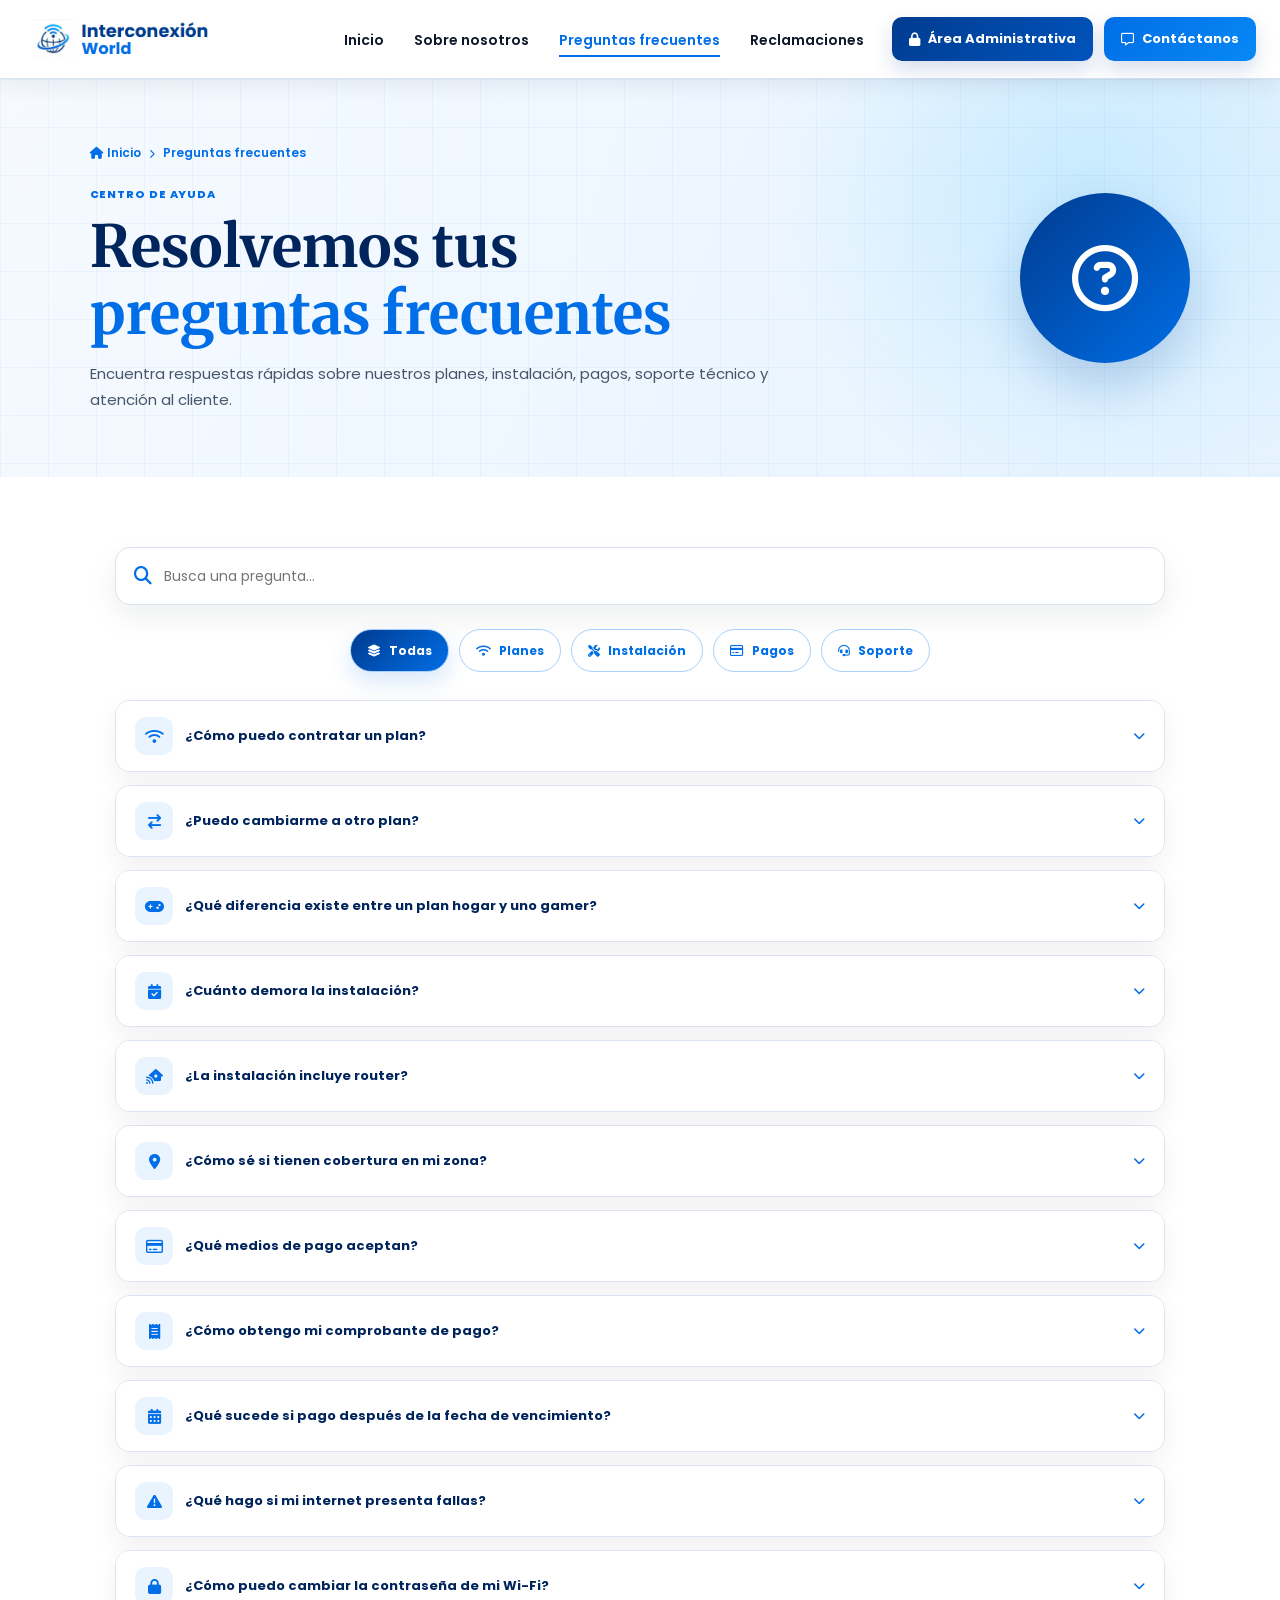
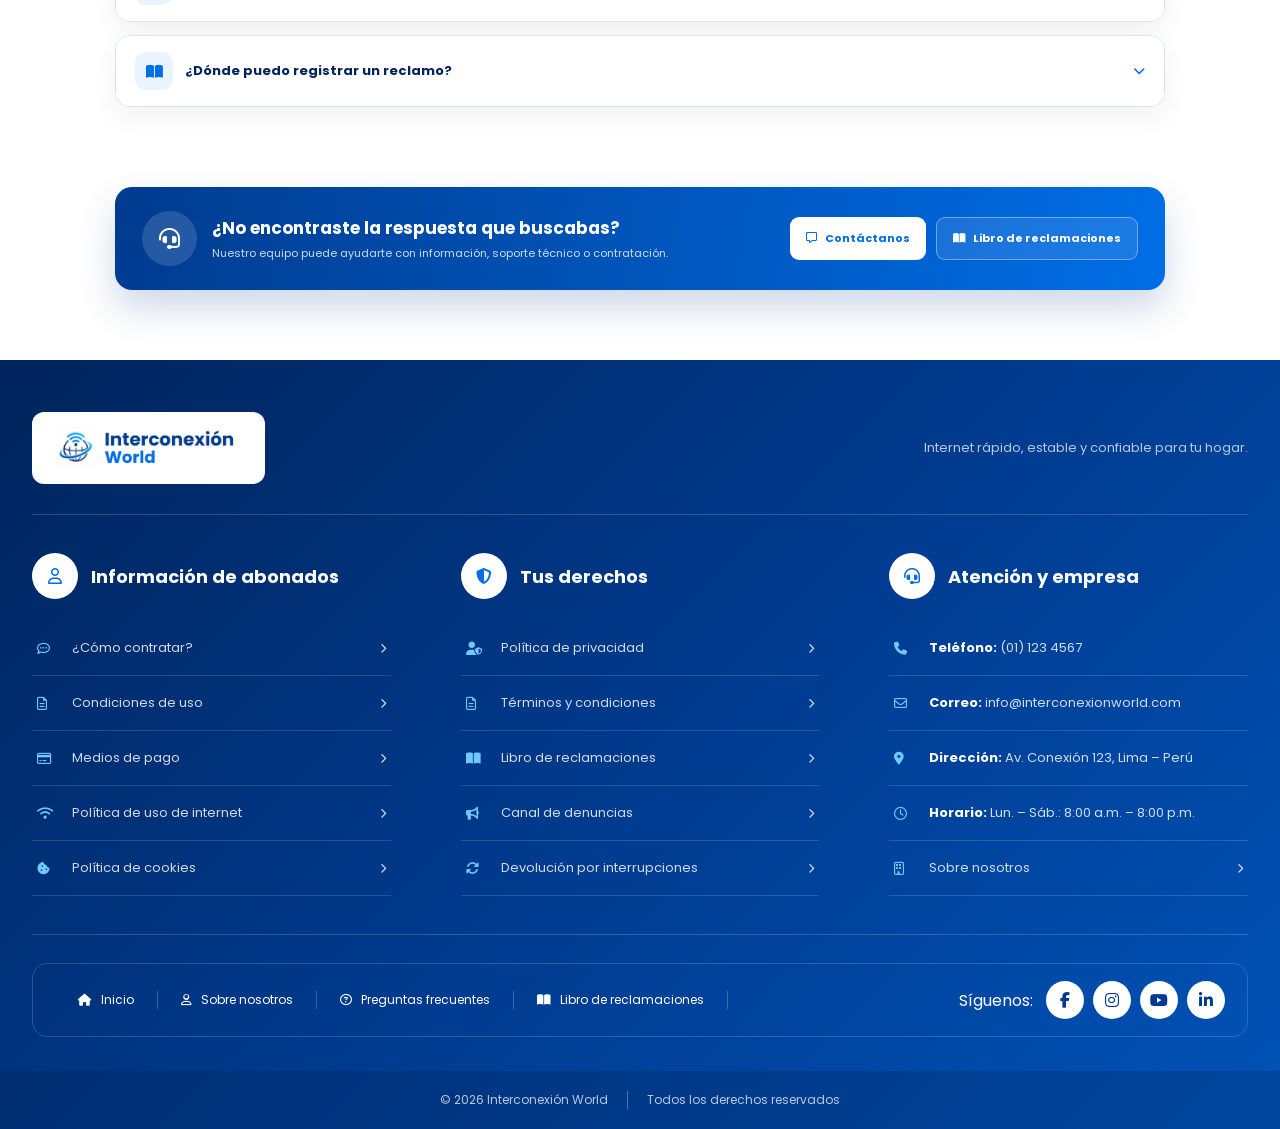
<file: preguntas.html>
<!DOCTYPE html>
<html lang="es">
<head>
    <meta charset="UTF-8">
    <meta name="viewport" content="width=device-width, initial-scale=1.0">
    <meta name="description" content="Preguntas frecuentes de Interconexión World.">
    <title>Preguntas frecuentes | Interconexión World</title>

    <link rel="stylesheet"
          href="https://cdnjs.cloudflare.com/ajax/libs/font-awesome/6.5.1/css/all.min.css">

    <link rel="stylesheet" href="assets/css/preguntas.css">
</head>

<body>

    <!-- =====================================================
         ENCABEZADO
         ===================================================== -->
    <header class="header" id="inicio">
        <div class="header-container">

            <a href="index.html" class="brand" aria-label="Ir al inicio">
                <img
                    src="assets/images/logo.png"
                    alt="Interconexión World"
                    class="brand-logo"
                >
            </a>

            <button
                class="menu-toggle"
                id="menuToggle"
                type="button"
                aria-label="Abrir menú"
                aria-expanded="false"
            >
                <i class="fa-solid fa-bars"></i>
            </button>

            <nav class="nav" id="nav">
                <a href="index.html">Inicio</a>
                <a href="nosotros.html">Sobre nosotros</a>
                <a href="preguntas.html" class="active">Preguntas frecuentes</a>
                <a href="reclamaciones.html">Reclamaciones</a>
            </nav>

            <div class="header-actions">

                <a href="#" class="header-action admin-action">
                    <i class="fa-solid fa-lock"></i>
                    <span>Área Administrativa</span>
                </a>

                <a href="index.html#contacto" class="header-action contact-action">
                    <i class="fa-regular fa-message"></i>
                    <span>Contáctanos</span>
                </a>

            </div>

        </div>
    </header>


    <main>

        <!-- =================================================
             PORTADA
             ================================================= -->
        <section class="faq-hero">

            <div class="faq-hero-content">

                <div class="breadcrumb">

                    <a href="index.html">
                        <i class="fa-solid fa-house"></i>
                        Inicio
                    </a>

                    <i class="fa-solid fa-chevron-right"></i>

                    <span>Preguntas frecuentes</span>

                </div>

                <span class="hero-label">Centro de ayuda</span>

                <h1>
                    Resolvemos tus
                    <span>preguntas frecuentes</span>
                </h1>

                <p>
                    Encuentra respuestas rápidas sobre nuestros planes,
                    instalación, pagos, soporte técnico y atención al cliente.
                </p>

            </div>


            <div class="faq-hero-icon" aria-hidden="true">
                <i class="fa-regular fa-circle-question"></i>
            </div>

        </section>


        <!-- =================================================
             PREGUNTAS FRECUENTES
             ================================================= -->
        <section class="faq-section">

            <div class="faq-container">

                <!-- Buscador -->
                <div class="faq-search-box">

                    <i class="fa-solid fa-magnifying-glass"></i>

                    <input
                        type="search"
                        id="faqSearch"
                        placeholder="Busca una pregunta..."
                        aria-label="Buscar una pregunta frecuente"
                    >

                    <button
                        type="button"
                        id="clearSearch"
                        aria-label="Limpiar búsqueda"
                        hidden
                    >
                        <i class="fa-solid fa-xmark"></i>
                    </button>

                </div>


                <!-- Categorías -->
                <div class="faq-categories" role="tablist">

                    <button
                        type="button"
                        class="faq-category active"
                        data-category="all"
                    >
                        <i class="fa-solid fa-layer-group"></i>
                        Todas
                    </button>

                    <button
                        type="button"
                        class="faq-category"
                        data-category="planes"
                    >
                        <i class="fa-solid fa-wifi"></i>
                        Planes
                    </button>

                    <button
                        type="button"
                        class="faq-category"
                        data-category="instalacion"
                    >
                        <i class="fa-solid fa-screwdriver-wrench"></i>
                        Instalación
                    </button>

                    <button
                        type="button"
                        class="faq-category"
                        data-category="pagos"
                    >
                        <i class="fa-regular fa-credit-card"></i>
                        Pagos
                    </button>

                    <button
                        type="button"
                        class="faq-category"
                        data-category="soporte"
                    >
                        <i class="fa-solid fa-headset"></i>
                        Soporte
                    </button>

                </div>


                <!-- Lista de preguntas -->
                <div class="faq-list" id="faqList">

                    <!-- PLANES -->
                    <article class="faq-item" data-category="planes">

                        <button
                            type="button"
                            class="faq-question"
                            aria-expanded="false"
                        >
                            <span>
                                <i class="fa-solid fa-wifi"></i>
                                ¿Cómo puedo contratar un plan?
                            </span>

                            <i class="fa-solid fa-chevron-down"></i>
                        </button>

                        <div class="faq-answer">
                            <p>
                                Puedes elegir uno de nuestros planes desde la
                                página principal y hacer clic en
                                <strong>Solicitar plan</strong>. También puedes
                                comunicarte mediante el formulario de contacto,
                                teléfono o WhatsApp.
                            </p>
                        </div>

                    </article>


                    <article class="faq-item" data-category="planes">

                        <button
                            type="button"
                            class="faq-question"
                            aria-expanded="false"
                        >
                            <span>
                                <i class="fa-solid fa-arrow-right-arrow-left"></i>
                                ¿Puedo cambiarme a otro plan?
                            </span>

                            <i class="fa-solid fa-chevron-down"></i>
                        </button>

                        <div class="faq-answer">
                            <p>
                                Sí. Puedes solicitar un cambio de plan de
                                acuerdo con la cobertura y disponibilidad
                                técnica de tu zona.
                            </p>
                        </div>

                    </article>


                    <article class="faq-item" data-category="planes">

                        <button
                            type="button"
                            class="faq-question"
                            aria-expanded="false"
                        >
                            <span>
                                <i class="fa-solid fa-gamepad"></i>
                                ¿Qué diferencia existe entre un plan hogar y uno gamer?
                            </span>

                            <i class="fa-solid fa-chevron-down"></i>
                        </button>

                        <div class="faq-answer">
                            <p>
                                Los planes gamer están orientados a una menor
                                latencia, mayor estabilidad y mejor rendimiento
                                para videojuegos, transmisiones y múltiples
                                dispositivos conectados.
                            </p>
                        </div>

                    </article>


                    <!-- INSTALACIÓN -->
                    <article class="faq-item" data-category="instalacion">

                        <button
                            type="button"
                            class="faq-question"
                            aria-expanded="false"
                        >
                            <span>
                                <i class="fa-solid fa-calendar-check"></i>
                                ¿Cuánto demora la instalación?
                            </span>

                            <i class="fa-solid fa-chevron-down"></i>
                        </button>

                        <div class="faq-answer">
                            <p>
                                El tiempo depende de la disponibilidad técnica
                                y la zona. Nuestro equipo coordinará contigo la
                                fecha y el horario de instalación.
                            </p>
                        </div>

                    </article>


                    <article class="faq-item" data-category="instalacion">

                        <button
                            type="button"
                            class="faq-question"
                            aria-expanded="false"
                        >
                            <span>
                                <i class="fa-solid fa-house-signal"></i>
                                ¿La instalación incluye router?
                            </span>

                            <i class="fa-solid fa-chevron-down"></i>
                        </button>

                        <div class="faq-answer">
                            <p>
                                Los equipos incluidos dependen del plan
                                contratado. Antes de confirmar la instalación,
                                un asesor te indicará todos los componentes
                                incluidos.
                            </p>
                        </div>

                    </article>


                    <article class="faq-item" data-category="instalacion">

                        <button
                            type="button"
                            class="faq-question"
                            aria-expanded="false"
                        >
                            <span>
                                <i class="fa-solid fa-location-dot"></i>
                                ¿Cómo sé si tienen cobertura en mi zona?
                            </span>

                            <i class="fa-solid fa-chevron-down"></i>
                        </button>

                        <div class="faq-answer">
                            <p>
                                En la página principal encontrarás el apartado
                                <strong>Verifica tu cobertura</strong>. Allí
                                podrás seleccionar tu distrito e ingresar tu
                                dirección.
                            </p>
                        </div>

                    </article>


                    <!-- PAGOS -->
                    <article class="faq-item" data-category="pagos">

                        <button
                            type="button"
                            class="faq-question"
                            aria-expanded="false"
                        >
                            <span>
                                <i class="fa-regular fa-credit-card"></i>
                                ¿Qué medios de pago aceptan?
                            </span>

                            <i class="fa-solid fa-chevron-down"></i>
                        </button>

                        <div class="faq-answer">
                            <p>
                                Los medios de pago disponibles serán informados
                                por nuestros canales de atención y pueden
                                incluir transferencias, pagos digitales y
                                entidades autorizadas.
                            </p>
                        </div>

                    </article>


                    <article class="faq-item" data-category="pagos">

                        <button
                            type="button"
                            class="faq-question"
                            aria-expanded="false"
                        >
                            <span>
                                <i class="fa-solid fa-receipt"></i>
                                ¿Cómo obtengo mi comprobante de pago?
                            </span>

                            <i class="fa-solid fa-chevron-down"></i>
                        </button>

                        <div class="faq-answer">
                            <p>
                                El comprobante será enviado al correo
                                registrado o podrá solicitarse mediante
                                nuestros canales de atención.
                            </p>
                        </div>

                    </article>


                    <article class="faq-item" data-category="pagos">

                        <button
                            type="button"
                            class="faq-question"
                            aria-expanded="false"
                        >
                            <span>
                                <i class="fa-solid fa-calendar-days"></i>
                                ¿Qué sucede si pago después de la fecha de vencimiento?
                            </span>

                            <i class="fa-solid fa-chevron-down"></i>
                        </button>

                        <div class="faq-answer">
                            <p>
                                Pueden aplicarse restricciones al servicio de
                                acuerdo con las condiciones del contrato. Te
                                recomendamos comunicarte con atención al
                                cliente para revisar tu caso.
                            </p>
                        </div>

                    </article>


                    <!-- SOPORTE -->
                    <article class="faq-item" data-category="soporte">

                        <button
                            type="button"
                            class="faq-question"
                            aria-expanded="false"
                        >
                            <span>
                                <i class="fa-solid fa-triangle-exclamation"></i>
                                ¿Qué hago si mi internet presenta fallas?
                            </span>

                            <i class="fa-solid fa-chevron-down"></i>
                        </button>

                        <div class="faq-answer">
                            <p>
                                Reinicia el router y verifica sus conexiones.
                                Si el problema continúa, comunícate con soporte
                                técnico mediante teléfono, WhatsApp o el
                                formulario de contacto.
                            </p>
                        </div>

                    </article>


                    <article class="faq-item" data-category="soporte">

                        <button
                            type="button"
                            class="faq-question"
                            aria-expanded="false"
                        >
                            <span>
                                <i class="fa-solid fa-lock"></i>
                                ¿Cómo puedo cambiar la contraseña de mi Wi-Fi?
                            </span>

                            <i class="fa-solid fa-chevron-down"></i>
                        </button>

                        <div class="faq-answer">
                            <p>
                                Puedes solicitar ayuda a nuestro equipo de
                                soporte técnico. Te orientaremos para realizar
                                el cambio de forma segura.
                            </p>
                        </div>

                    </article>


                    <article class="faq-item" data-category="soporte">

                        <button
                            type="button"
                            class="faq-question"
                            aria-expanded="false"
                        >
                            <span>
                                <i class="fa-solid fa-book-open"></i>
                                ¿Dónde puedo registrar un reclamo?
                            </span>

                            <i class="fa-solid fa-chevron-down"></i>
                        </button>

                        <div class="faq-answer">
                            <p>
                                Puedes registrar tu solicitud desde nuestra
                                página del
                                <a href="reclamaciones.html">
                                    Libro de reclamaciones
                                </a>.
                            </p>
                        </div>

                    </article>

                </div>


                <!-- Mensaje sin resultados -->
                <div class="no-results" id="noResults" hidden>
                    <i class="fa-regular fa-face-frown"></i>
                    <h2>No encontramos esa pregunta</h2>
                    <p>
                        Prueba con otra palabra o comunícate con nuestro equipo.
                    </p>
                </div>

            </div>

        </section>


        <!-- =================================================
             BLOQUE DE AYUDA
             ================================================= -->
        <section class="faq-help">

            <div class="faq-help-card">

                <div>

                    <span>
                        <i class="fa-solid fa-headset"></i>
                    </span>

                    <div>
                        <h2>¿No encontraste la respuesta que buscabas?</h2>

                        <p>
                            Nuestro equipo puede ayudarte con información,
                            soporte técnico o contratación.
                        </p>
                    </div>

                </div>


                <div class="faq-help-actions">

                    <a href="index.html#contacto">
                        <i class="fa-regular fa-message"></i>
                        Contáctanos
                    </a>

                    <a href="reclamaciones.html" class="secondary-help">
                        <i class="fa-solid fa-book-open"></i>
                        Libro de reclamaciones
                    </a>

                </div>

            </div>

        </section>

    </main>


    <!-- =====================================================
         FOOTER
         ===================================================== -->
    <footer class="footer">

        <div class="footer-container">

            <div class="footer-brand-row">

                <a href="index.html" class="footer-brand" aria-label="Ir al inicio">
                    <img
                        src="assets/images/logo.png"
                        alt="Interconexión World"
                        class="footer-logo"
                    >
                </a>

                <p>
                    Internet rápido, estable y confiable para tu hogar.
                </p>

            </div>


            <div class="footer-columns">

                <!-- Información de abonados -->
                <section class="footer-column">

                    <div class="footer-column-title">
                        <span>
                            <i class="fa-regular fa-user"></i>
                        </span>

                        <h3>Información de abonados</h3>
                    </div>

                    <nav class="footer-links">

                        <a href="preguntas.html">
                            <i class="fa-regular fa-comment-dots"></i>
                            <span>¿Cómo contratar?</span>
                            <i class="fa-solid fa-chevron-right"></i>
                        </a>

                        <a href="#">
                            <i class="fa-regular fa-file-lines"></i>
                            <span>Condiciones de uso</span>
                            <i class="fa-solid fa-chevron-right"></i>
                        </a>

                        <a href="#">
                            <i class="fa-regular fa-credit-card"></i>
                            <span>Medios de pago</span>
                            <i class="fa-solid fa-chevron-right"></i>
                        </a>

                        <a href="#">
                            <i class="fa-solid fa-wifi"></i>
                            <span>Política de uso de internet</span>
                            <i class="fa-solid fa-chevron-right"></i>
                        </a>

                        <a href="#">
                            <i class="fa-solid fa-cookie-bite"></i>
                            <span>Política de cookies</span>
                            <i class="fa-solid fa-chevron-right"></i>
                        </a>

                    </nav>

                </section>


                <!-- Tus derechos -->
                <section class="footer-column">

                    <div class="footer-column-title">
                        <span>
                            <i class="fa-solid fa-shield-halved"></i>
                        </span>

                        <h3>Tus derechos</h3>
                    </div>

                    <nav class="footer-links">

                        <a href="#">
                            <i class="fa-solid fa-user-shield"></i>
                            <span>Política de privacidad</span>
                            <i class="fa-solid fa-chevron-right"></i>
                        </a>

                        <a href="#">
                            <i class="fa-regular fa-file-lines"></i>
                            <span>Términos y condiciones</span>
                            <i class="fa-solid fa-chevron-right"></i>
                        </a>

                        <a href="reclamaciones.html">
                            <i class="fa-solid fa-book-open"></i>
                            <span>Libro de reclamaciones</span>
                            <i class="fa-solid fa-chevron-right"></i>
                        </a>

                        <a href="#">
                            <i class="fa-solid fa-bullhorn"></i>
                            <span>Canal de denuncias</span>
                            <i class="fa-solid fa-chevron-right"></i>
                        </a>

                        <a href="#">
                            <i class="fa-solid fa-arrows-rotate"></i>
                            <span>Devolución por interrupciones</span>
                            <i class="fa-solid fa-chevron-right"></i>
                        </a>

                    </nav>

                </section>


                <!-- Atención y empresa -->
                <section class="footer-column">

                    <div class="footer-column-title">
                        <span>
                            <i class="fa-solid fa-headset"></i>
                        </span>

                        <h3>Atención y empresa</h3>
                    </div>

                    <div class="footer-company-data">

                        <a href="tel:+5111234567">
                            <i class="fa-solid fa-phone"></i>

                            <span>
                                <strong>Teléfono:</strong>
                                (01) 123 4567
                            </span>
                        </a>

                        <a href="mailto:info@interconexionworld.com">
                            <i class="fa-regular fa-envelope"></i>

                            <span>
                                <strong>Correo:</strong>
                                info@interconexionworld.com
                            </span>
                        </a>

                        <div>
                            <i class="fa-solid fa-location-dot"></i>

                            <span>
                                <strong>Dirección:</strong>
                                Av. Conexión 123, Lima – Perú
                            </span>
                        </div>

                        <div>
                            <i class="fa-regular fa-clock"></i>

                            <span>
                                <strong>Horario:</strong>
                                Lun. – Sáb.: 8:00 a.m. – 8:00 p.m.
                            </span>
                        </div>

                        <a href="nosotros.html">
                            <i class="fa-regular fa-building"></i>
                            <span>Sobre nosotros</span>
                            <i class="fa-solid fa-chevron-right"></i>
                        </a>

                    </div>

                </section>

            </div>


            <!-- Navegación inferior -->
            <div class="footer-navigation">

                <nav class="footer-menu">

                    <a href="index.html">
                        <i class="fa-solid fa-house"></i>
                        Inicio
                    </a>

                    <a href="nosotros.html">
                        <i class="fa-regular fa-user"></i>
                        Sobre nosotros
                    </a>

                    <a href="preguntas.html">
                        <i class="fa-regular fa-circle-question"></i>
                        Preguntas frecuentes
                    </a>

                    <a href="reclamaciones.html">
                        <i class="fa-solid fa-book-open"></i>
                        Libro de reclamaciones
                    </a>

                </nav>


                <div class="footer-social">

                    <span>Síguenos:</span>

                    <div>

                        <a href="#" aria-label="Facebook">
                            <i class="fa-brands fa-facebook-f"></i>
                        </a>

                        <a href="#" aria-label="Instagram">
                            <i class="fa-brands fa-instagram"></i>
                        </a>

                        <a href="#" aria-label="YouTube">
                            <i class="fa-brands fa-youtube"></i>
                        </a>

                        <a href="#" aria-label="LinkedIn">
                            <i class="fa-brands fa-linkedin-in"></i>
                        </a>

                    </div>

                </div>

            </div>

        </div>


        <div class="footer-bottom">
            <p>© 2026 Interconexión World</p>
            <span></span>
            <p>Todos los derechos reservados</p>
        </div>

    </footer>


    <script src="assets/js/preguntas.js" defer></script>

</body>
</html>
</file>
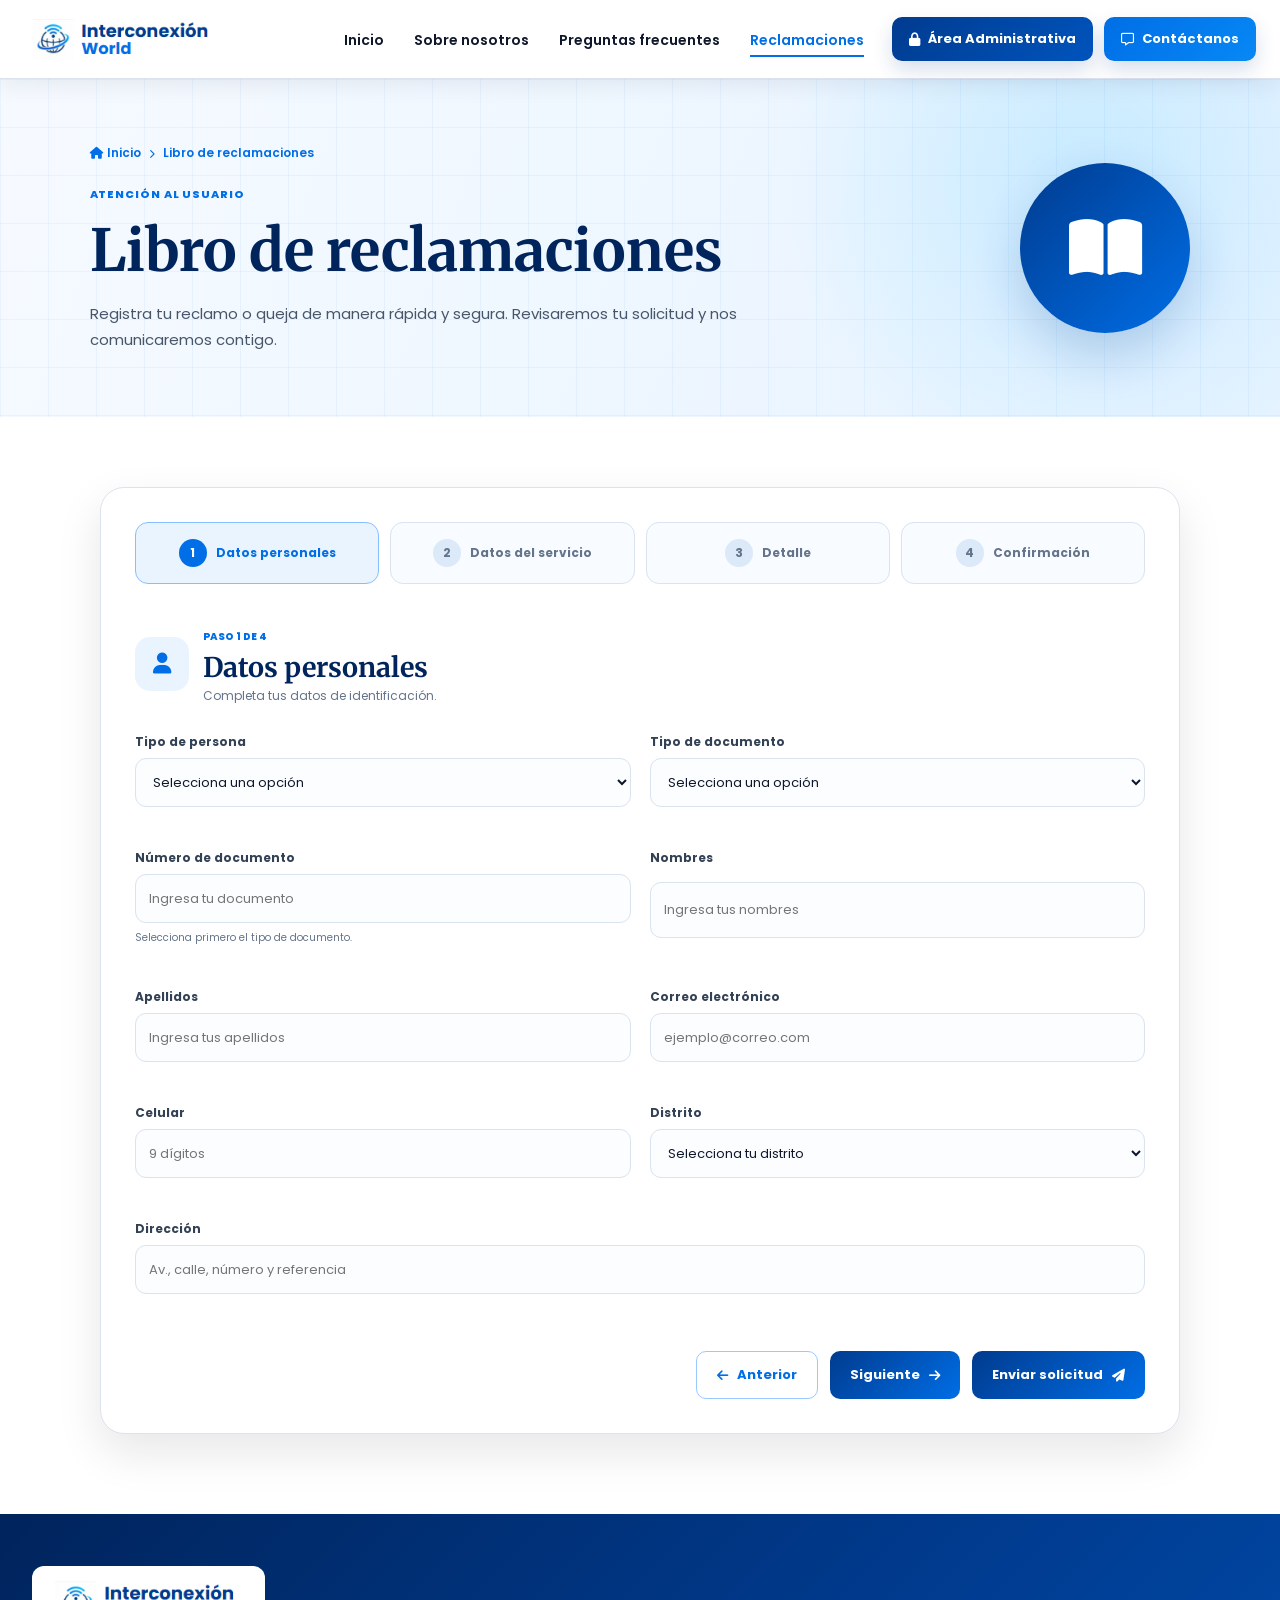
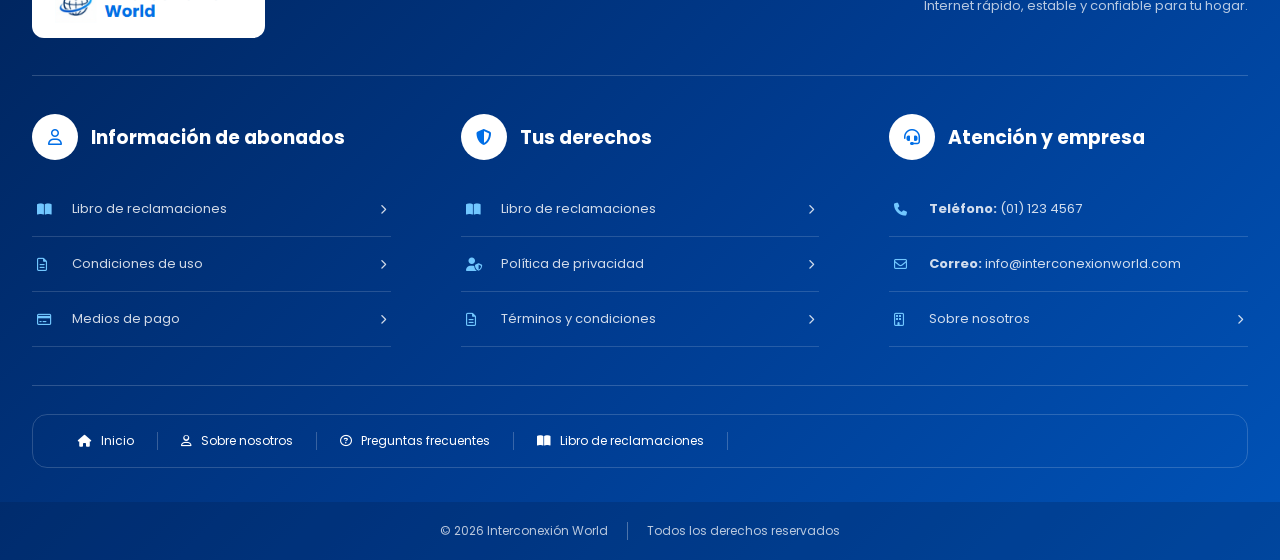
<file: reclamaciones.html>
<!DOCTYPE html>
<html lang="es">
<head>
    <meta charset="UTF-8">
    <meta name="viewport" content="width=device-width, initial-scale=1.0">
    <meta name="description" content="Libro de reclamaciones de Interconexión World.">
    <title>Libro de reclamaciones | Interconexión World</title>

    <link rel="stylesheet"
          href="https://cdnjs.cloudflare.com/ajax/libs/font-awesome/6.5.1/css/all.min.css">

    <link rel="stylesheet" href="assets/css/reclamaciones.css">
</head>

<body>

    <!-- =====================================================
         ENCABEZADO
         ===================================================== -->
    <header class="header" id="inicio">
        <div class="header-container">

            <a href="index.html" class="brand" aria-label="Ir al inicio">
                <img src="assets/images/logo.png"
                     alt="Interconexión World"
                     class="brand-logo">
            </a>

            <button class="menu-toggle"
                    id="menuToggle"
                    type="button"
                    aria-label="Abrir menú"
                    aria-expanded="false">
                <i class="fa-solid fa-bars"></i>
            </button>

            <nav class="nav" id="nav">
                <a href="index.html">Inicio</a>
                <a href="nosotros.html">Sobre nosotros</a>
                <a href="preguntas.html">Preguntas frecuentes</a>

                <!-- Este enlace abre la página de reclamaciones -->
                <a href="reclamaciones.html" class="active">
                    Reclamaciones
                </a>
            </nav>

            <div class="header-actions">
                <a href="#"
                   class="header-action admin-action">
                    <i class="fa-solid fa-lock"></i>
                    <span>Área Administrativa</span>
                </a>

                <a href="index.html#contacto"
                   class="header-action contact-action">
                    <i class="fa-regular fa-message"></i>
                    <span>Contáctanos</span>
                </a>
            </div>

        </div>
    </header>


    <main>

        <!-- =================================================
             PORTADA
             ================================================= -->
        <section class="claims-hero">

            <div class="claims-hero-content">

                <div class="breadcrumb">
                    <a href="index.html">
                        <i class="fa-solid fa-house"></i>
                        Inicio
                    </a>

                    <i class="fa-solid fa-chevron-right"></i>

                    <span>Libro de reclamaciones</span>
                </div>

                <span class="hero-label">Atención al usuario</span>

                <h1>Libro de reclamaciones</h1>

                <p>
                    Registra tu reclamo o queja de manera rápida y segura.
                    Revisaremos tu solicitud y nos comunicaremos contigo.
                </p>

            </div>

            <div class="claims-hero-icon" aria-hidden="true">
                <i class="fa-solid fa-book-open"></i>
            </div>

        </section>


        <!-- =================================================
             FORMULARIO PRINCIPAL
             ================================================= -->
        <section class="claims-section">

            <div class="claims-container">

                <!-- Progreso -->
                <div class="progress-bar" aria-label="Progreso del formulario">

                    <button class="progress-step active"
                            type="button"
                            data-step="1">
                        <span>1</span>
                        Datos personales
                    </button>

                    <button class="progress-step"
                            type="button"
                            data-step="2">
                        <span>2</span>
                        Datos del servicio
                    </button>

                    <button class="progress-step"
                            type="button"
                            data-step="3">
                        <span>3</span>
                        Detalle
                    </button>

                    <button class="progress-step"
                            type="button"
                            data-step="4">
                        <span>4</span>
                        Confirmación
                    </button>

                </div>


                <form id="claimsForm" novalidate>

                    <!-- =====================================
                         PASO 1: DATOS PERSONALES
                         ===================================== -->
                    <section class="form-step active" data-step="1">

                        <div class="step-heading">
                            <span class="step-icon">
                                <i class="fa-solid fa-user"></i>
                            </span>

                            <div>
                                <small>Paso 1 de 4</small>
                                <h2>Datos personales</h2>
                                <p>Completa tus datos de identificación.</p>
                            </div>
                        </div>


                        <div class="form-grid">

                            <div class="field-group">
                                <label for="personType">Tipo de persona</label>

                                <select id="personType"
                                        name="personType"
                                        required>
                                    <option value="">Selecciona una opción</option>
                                    <option value="natural">Persona natural</option>
                                    <option value="juridica">Persona jurídica</option>
                                </select>

                                <small class="error-message"></small>
                            </div>


                            <div class="field-group">
                                <label for="documentType">Tipo de documento</label>

                                <select id="documentType"
                                        name="documentType"
                                        required>
                                    <option value="">Selecciona una opción</option>
                                    <option value="dni">DNI</option>
                                    <option value="ce">Carné de extranjería</option>
                                    <option value="ruc">RUC</option>
                                </select>

                                <small class="error-message"></small>
                            </div>


                            <div class="field-group">
                                <label for="documentNumber">Número de documento</label>

                                <input type="text"
                                       id="documentNumber"
                                       name="documentNumber"
                                       inputmode="numeric"
                                       autocomplete="off"
                                       placeholder="Ingresa tu documento"
                                       required>

                                <small class="field-help" id="documentHelp">
                                    Selecciona primero el tipo de documento.
                                </small>

                                <small class="error-message"></small>
                            </div>


                            <div class="field-group">
                                <label for="firstNames">Nombres</label>

                                <input type="text"
                                       id="firstNames"
                                       name="firstNames"
                                       autocomplete="given-name"
                                       placeholder="Ingresa tus nombres"
                                       required>

                                <small class="error-message"></small>
                            </div>


                            <div class="field-group">
                                <label for="lastNames">Apellidos</label>

                                <input type="text"
                                       id="lastNames"
                                       name="lastNames"
                                       autocomplete="family-name"
                                       placeholder="Ingresa tus apellidos"
                                       required>

                                <small class="error-message"></small>
                            </div>


                            <div class="field-group">
                                <label for="email">Correo electrónico</label>

                                <input type="email"
                                       id="email"
                                       name="email"
                                       autocomplete="email"
                                       placeholder="ejemplo@correo.com"
                                       required>

                                <small class="error-message"></small>
                            </div>


                            <div class="field-group">
                                <label for="phone">Celular</label>

                                <input type="tel"
                                       id="phone"
                                       name="phone"
                                       inputmode="numeric"
                                       autocomplete="tel"
                                       maxlength="9"
                                       placeholder="9 dígitos"
                                       required>

                                <small class="error-message"></small>
                            </div>


                            <div class="field-group">
                                <label for="district">Distrito</label>

                                <select id="district"
                                        name="district"
                                        required>
                                    <option value="">Selecciona tu distrito</option>
                                    <option>Ancón</option>
                                    <option>Ate</option>
                                    <option>Barranco</option>
                                    <option>Breña</option>
                                    <option>Carabayllo</option>
                                    <option>Chaclacayo</option>
                                    <option>Chorrillos</option>
                                    <option>Cieneguilla</option>
                                    <option>Comas</option>
                                    <option>El Agustino</option>
                                    <option>Independencia</option>
                                    <option>Jesús María</option>
                                    <option>La Molina</option>
                                    <option>La Victoria</option>
                                    <option>Lima Cercado</option>
                                    <option>Lince</option>
                                    <option>Los Olivos</option>
                                    <option>Lurigancho-Chosica</option>
                                    <option>Lurín</option>
                                    <option>Magdalena del Mar</option>
                                    <option>Miraflores</option>
                                    <option>Pachacámac</option>
                                    <option>Pucusana</option>
                                    <option>Pueblo Libre</option>
                                    <option>Puente Piedra</option>
                                    <option>Punta Hermosa</option>
                                    <option>Punta Negra</option>
                                    <option>Rímac</option>
                                    <option>San Bartolo</option>
                                    <option>San Borja</option>
                                    <option>San Isidro</option>
                                    <option>San Juan de Lurigancho</option>
                                    <option>San Juan de Miraflores</option>
                                    <option>San Luis</option>
                                    <option>San Martín de Porres</option>
                                    <option>San Miguel</option>
                                    <option>Santa Anita</option>
                                    <option>Santa María del Mar</option>
                                    <option>Santa Rosa</option>
                                    <option>Santiago de Surco</option>
                                    <option>Surquillo</option>
                                    <option>Villa El Salvador</option>
                                    <option>Villa María del Triunfo</option>
                                </select>

                                <small class="error-message"></small>
                            </div>


                            <div class="field-group full-width">
                                <label for="address">Dirección</label>

                                <input type="text"
                                       id="address"
                                       name="address"
                                       autocomplete="street-address"
                                       placeholder="Av., calle, número y referencia"
                                       minlength="5"
                                       maxlength="120"
                                       required>

                                <small class="error-message"></small>
                            </div>

                        </div>

                    </section>


                    <!-- =====================================
                         PASO 2: DATOS DEL SERVICIO
                         ===================================== -->
                    <section class="form-step" data-step="2">

                        <div class="step-heading">
                            <span class="step-icon">
                                <i class="fa-solid fa-wifi"></i>
                            </span>

                            <div>
                                <small>Paso 2 de 4</small>
                                <h2>Datos del servicio</h2>
                                <p>Indica el servicio relacionado con tu solicitud.</p>
                            </div>
                        </div>


                        <div class="form-grid">

                            <div class="field-group">
                                <label for="requestType">Tipo de solicitud</label>

                                <select id="requestType"
                                        name="requestType"
                                        required>
                                    <option value="">Selecciona una opción</option>
                                    <option value="reclamo">Reclamo</option>
                                    <option value="queja">Queja</option>
                                    <option value="apelacion">Apelación</option>
                                </select>

                                <small class="error-message"></small>
                            </div>


                            <div class="field-group">
                                <label for="issueArea">Área relacionada</label>

                                <select id="issueArea"
                                        name="issueArea"
                                        required>
                                    <option value="">Selecciona una opción</option>
                                    <option>Atención al cliente</option>
                                    <option>Instalación</option>
                                    <option>Internet y conexión</option>
                                    <option>Facturación</option>
                                    <option>Soporte técnico</option>
                                    <option>Promociones o publicidad</option>
                                </select>

                                <small class="error-message"></small>
                            </div>


                            <div class="field-group">
                                <label for="clientCode">Código de cliente</label>

                                <input type="text"
                                       id="clientCode"
                                       name="clientCode"
                                       maxlength="20"
                                       placeholder="Ejemplo: IW-123456">

                                <small class="error-message"></small>
                            </div>


                            <div class="field-group">
                                <label for="incidentDate">Fecha del inconveniente</label>

                                <input type="date"
                                       id="incidentDate"
                                       name="incidentDate"
                                       required>

                                <small class="error-message"></small>
                            </div>


                            <div class="field-group full-width">
                                <label for="serviceDescription">
                                    Producto o servicio contratado
                                </label>

                                <input type="text"
                                       id="serviceDescription"
                                       name="serviceDescription"
                                       placeholder="Ejemplo: Plan Fibra 300 Mbps"
                                       minlength="3"
                                       maxlength="100"
                                       required>

                                <small class="error-message"></small>
                            </div>

                        </div>

                    </section>


                    <!-- =====================================
                         PASO 3: DETALLE
                         ===================================== -->
                    <section class="form-step" data-step="3">

                        <div class="step-heading">
                            <span class="step-icon">
                                <i class="fa-solid fa-file-pen"></i>
                            </span>

                            <div>
                                <small>Paso 3 de 4</small>
                                <h2>Detalle de la solicitud</h2>
                                <p>Describe el problema y la solución que solicitas.</p>
                            </div>
                        </div>


                        <div class="form-grid">

                            <div class="field-group">
                                <label for="claimAmount">
                                    Monto reclamado
                                    <span>(opcional)</span>
                                </label>

                                <input type="text"
                                       id="claimAmount"
                                       name="claimAmount"
                                       inputmode="decimal"
                                       placeholder="Ejemplo: 99.90">

                                <small class="error-message"></small>
                            </div>


                            <div class="field-group">
                                <label for="attachment">
                                    Adjuntar documento
                                    <span>(opcional)</span>
                                </label>

                                <input type="file"
                                       id="attachment"
                                       name="attachment"
                                       accept=".pdf,.jpg,.jpeg,.png">

                                <small class="field-help">
                                    Formatos permitidos: PDF, JPG y PNG. Máximo 5 MB.
                                </small>

                                <small class="error-message"></small>
                            </div>


                            <div class="field-group full-width">
                                <label for="claimDetail">Detalle del reclamo o queja</label>

                                <textarea id="claimDetail"
                                          name="claimDetail"
                                          minlength="20"
                                          maxlength="1000"
                                          placeholder="Describe claramente lo ocurrido"
                                          required></textarea>

                                <div class="character-counter">
                                    <span id="detailCount">0</span>/1000
                                </div>

                                <small class="error-message"></small>
                            </div>


                            <div class="field-group full-width">
                                <label for="requestedSolution">Solución solicitada</label>

                                <textarea id="requestedSolution"
                                          name="requestedSolution"
                                          minlength="10"
                                          maxlength="600"
                                          placeholder="Indica qué solución esperas recibir"
                                          required></textarea>

                                <div class="character-counter">
                                    <span id="solutionCount">0</span>/600
                                </div>

                                <small class="error-message"></small>
                            </div>

                        </div>

                    </section>


                    <!-- =====================================
                         PASO 4: CONFIRMACIÓN
                         ===================================== -->
                    <section class="form-step" data-step="4">

                        <div class="step-heading">
                            <span class="step-icon">
                                <i class="fa-solid fa-circle-check"></i>
                            </span>

                            <div>
                                <small>Paso 4 de 4</small>
                                <h2>Confirmación</h2>
                                <p>Revisa y confirma el envío de tu solicitud.</p>
                            </div>
                        </div>


                        <div class="summary-card" id="summaryCard"></div>


                        <label class="acceptance-box">

                            <input type="checkbox"
                                   id="privacyAccept"
                                   name="privacyAccept"
                                   required>

                            <span>
                                Declaro que la información registrada es verdadera
                                y acepto el tratamiento de mis datos para la atención
                                de esta solicitud.
                            </span>

                        </label>

                        <small class="error-message privacy-error"></small>

                    </section>


                    <!-- =====================================
                         BOTONES
                         ===================================== -->
                    <div class="form-actions">

                        <button type="button"
                                class="secondary-button"
                                id="previousButton"
                                hidden>
                            <i class="fa-solid fa-arrow-left"></i>
                            Anterior
                        </button>

                        <button type="button"
                                class="primary-button"
                                id="nextButton">
                            Siguiente
                            <i class="fa-solid fa-arrow-right"></i>
                        </button>

                        <button type="submit"
                                class="primary-button"
                                id="submitButton"
                                hidden>
                            Enviar solicitud
                            <i class="fa-solid fa-paper-plane"></i>
                        </button>

                    </div>

                </form>

            </div>

        </section>


       
        </section>

    </main>


    <!-- =====================================================
         FOOTER
         ===================================================== -->
    <footer class="footer">

        <div class="footer-container">

            <div class="footer-brand-row">

                <a href="index.html" class="footer-brand">
                    <img src="assets/images/logo.png"
                         alt="Interconexión World"
                         class="footer-logo">
                </a>

                <p>Internet rápido, estable y confiable para tu hogar.</p>

            </div>


            <div class="footer-columns">

                <section class="footer-column">

                    <div class="footer-column-title">
                        <span><i class="fa-regular fa-user"></i></span>
                        <h3>Información de abonados</h3>
                    </div>

                    <nav class="footer-links">
                       <a href="reclamaciones.html">
                        <i class="fa-solid fa-book-open"></i>
                 <span>Libro de reclamaciones</span>
                    <i class="fa-solid fa-chevron-right"></i>
                        </a>

                        <a href="#">
                            <i class="fa-regular fa-file-lines"></i>
                            <span>Condiciones de uso</span>
                            <i class="fa-solid fa-chevron-right"></i>
                        </a>

                        <a href="#">
                            <i class="fa-regular fa-credit-card"></i>
                            <span>Medios de pago</span>
                            <i class="fa-solid fa-chevron-right"></i>
                        </a>
                    </nav>

                </section>


                <section class="footer-column">

                    <div class="footer-column-title">
                        <span><i class="fa-solid fa-shield-halved"></i></span>
                        <h3>Tus derechos</h3>
                    </div>

                    <nav class="footer-links">

                        <!-- Este enlace también abre esta página -->
                        <a href="reclamaciones.html">
                            <i class="fa-solid fa-book-open"></i>
                            <span>Libro de reclamaciones</span>
                            <i class="fa-solid fa-chevron-right"></i>
                        </a>

                        <a href="#">
                            <i class="fa-solid fa-user-shield"></i>
                            <span>Política de privacidad</span>
                            <i class="fa-solid fa-chevron-right"></i>
                        </a>

                        <a href="#">
                            <i class="fa-regular fa-file-lines"></i>
                            <span>Términos y condiciones</span>
                            <i class="fa-solid fa-chevron-right"></i>
                        </a>

                    </nav>

                </section>


                <section class="footer-column">

                    <div class="footer-column-title">
                        <span><i class="fa-solid fa-headset"></i></span>
                        <h3>Atención y empresa</h3>
                    </div>

                    <div class="footer-company-data">

                        <a href="tel:+5111234567">
                            <i class="fa-solid fa-phone"></i>
                            <span><strong>Teléfono:</strong> (01) 123 4567</span>
                        </a>

                        <a href="mailto:info@interconexionworld.com">
                            <i class="fa-regular fa-envelope"></i>
                            <span>
                                <strong>Correo:</strong>
                                info@interconexionworld.com
                            </span>
                        </a>

                        <a href="nosotros.html">
                            <i class="fa-regular fa-building"></i>
                            <span>Sobre nosotros</span>
                            <i class="fa-solid fa-chevron-right"></i>
                        </a>

                    </div>

                </section>

            </div>


            <div class="footer-navigation">

                <nav class="footer-menu">

                    <a href="index.html">
                        <i class="fa-solid fa-house"></i>
                        Inicio
                    </a>

                    <a href="nosotros.html">
                        <i class="fa-regular fa-user"></i>
                        Sobre nosotros
                    </a>

                    <a href="preguntas.html">
                        <i class="fa-regular fa-circle-question"></i>
                        Preguntas frecuentes
                    </a>

                    <!-- Enlace solicitado -->
                    <a href="reclamaciones.html">
                        <i class="fa-solid fa-book-open"></i>
                        Libro de reclamaciones
                    </a>

                </nav>

            </div>

        </div>


        <div class="footer-bottom">
            <p>© 2026 Interconexión World</p>
            <span></span>
            <p>Todos los derechos reservados</p>
        </div>

    </footer>


    <!-- Modal de confirmación -->
    <div class="success-modal"
         id="successModal"
         aria-hidden="true">

        <div class="success-modal-overlay"></div>

        <div class="success-modal-card">

            <span>
                <i class="fa-solid fa-circle-check"></i>
            </span>

            <h2>Solicitud registrada</h2>

            <p>
                Tu solicitud fue registrada correctamente.
            </p>

            <strong id="trackingCode"></strong>

            <button type="button" id="closeSuccess">
                Cerrar
            </button>

        </div>

    </div>


    <script src="assets/js/reclamaciones.js" defer></script>

</body>
</html>
</file>
<file: assets/css/home.css>
@import url('https://fonts.googleapis.com/css2?family=Merriweather:wght@700;900&family=Poppins:wght@300;400;500;600;700&display=swap');

:root{
    --azul-principal:#006ee6;
    --azul-oscuro:#003b8f;
    --azul-profundo:#00245c;
    --azul-suave:#eaf4ff;
    --celeste:#5ecbff;
    --texto:#0f172a;
    --gris:#64748b;
    --blanco:#ffffff;
    --borde:#dbe3ef;
    --fondo:#f8fbff;
    --sombra:0 18px 45px rgba(15,23,42,.10);
}

*{
    margin:0;
    padding:0;
    box-sizing:border-box;
}

html{
    scroll-behavior:smooth;
    scroll-padding-top:88px;
}

body{
    font-family:'Poppins',sans-serif;
    background:var(--fondo);
    color:var(--texto);
    overflow-x:hidden;
}

a{
    color:inherit;
}

button,
input,
textarea{
    font:inherit;
}

/* ================= HEADER ================= */
/* =========================================================
   ENCABEZADO PRINCIPAL
   ========================================================= */

.header{
    position:sticky;
    top:0;
    z-index:1000;
    width:100%;
    background:rgba(255,255,255,.97);
    border-bottom:1px solid rgba(219,227,239,.9);
    box-shadow:0 6px 22px rgba(15,23,42,.07);
    backdrop-filter:blur(12px);
}

.header-container{
    width:min(1450px,calc(100% - 48px));
    min-height:78px;
    margin:0 auto;
    display:flex;
    align-items:center;
    gap:28px;
}


/* =========================================================
   LOGO SUPERIOR
   ========================================================= */

.brand{
    display:flex;
    align-items:center;
    flex-shrink:0;
    text-decoration:none;
}

.brand-logo{
    width:auto;
    height:55px;
    object-fit:contain;
    display:block;
}


/* =========================================================
   NAVEGACIÓN
   ========================================================= */

.nav{
    margin-left:auto;
    display:flex;
    align-items:center;
    justify-content:center;
    gap:30px;
}

.nav a{
    position:relative;
    padding:27px 0 24px;
    color:#0f172a;
    text-decoration:none;
    font-size:14px;
    font-weight:600;
    white-space:nowrap;
    transition:color .25s ease;
}

.nav a::after{
    content:"";
    position:absolute;
    left:0;
    bottom:18px;
    width:0;
    height:2px;
    border-radius:999px;
    background:var(--azul-principal);
    transition:width .25s ease;
}

.nav a:hover,
.nav a.active{
    color:var(--azul-principal);
}

.nav a:hover::after,
.nav a.active::after{
    width:100%;
}


/* =========================================================
   GRUPO DE BOTONES DEL ENCABEZADO
   Área Administrativa + Contáctanos
   ========================================================= */

.header-actions{
    display:flex;
    align-items:center;
    gap:11px;
    flex-shrink:0;
}

.header-action{
    min-height:44px;
    padding:0 17px;
    border-radius:10px;
    display:inline-flex;
    align-items:center;
    justify-content:center;
    gap:8px;
    color:#ffffff;
    text-decoration:none;
    font-size:13px;
    font-weight:700;
    white-space:nowrap;
    box-shadow:0 9px 20px rgba(0,59,143,.16);
    transition:
        transform .25s ease,
        box-shadow .25s ease,
        background .25s ease;
}

.header-action:hover{
    transform:translateY(-2px);
    box-shadow:0 13px 27px rgba(0,59,143,.24);
}


/* Botón azul oscuro */

.admin-action{
    background:
        linear-gradient(
            135deg,
            #003b8f,
            #0054bd
        );
}


/* Botón azul principal */

.contact-action{
    background:
        linear-gradient(
            135deg,
            #006ee6,
            #0788f5
        );
}

.header-action i{
    font-size:14px;
}


/* =========================================================
   BOTÓN HAMBURGUESA
   ========================================================= */

.menu-toggle{
    display:none;
    width:44px;
    height:44px;
    margin-left:auto;
    border:0;
    border-radius:10px;
    background:var(--azul-principal);
    color:#ffffff;
    cursor:pointer;
    font-size:19px;
}


/* =========================================================
   HEADER PARA PANTALLAS MEDIANAS
   ========================================================= */

@media(max-width:1180px){

    .header-container{
        width:min(100% - 32px,1100px);
        gap:18px;
    }

    .nav{
        gap:18px;
    }

    .nav a{
        font-size:13px;
    }

    .header-action{
        padding:0 13px;
        font-size:12px;
    }
}


/* =========================================================
   HEADER PARA TABLET Y CELULAR
   ========================================================= */

@media(max-width:980px){

    .header-container{
        position:relative;
        min-height:72px;
    }

    .brand-logo{
        height:51px;
    }

    .menu-toggle{
        display:grid;
        place-items:center;
        order:2;
    }

    .header-actions{
        margin-left:auto;
        order:1;
    }

    .nav{
        position:absolute;
        top:calc(100% + 1px);
        left:0;
        right:0;
        margin:0;
        padding:15px 18px 20px;
        background:#ffffff;
        border-bottom:1px solid var(--borde);
        box-shadow:0 18px 30px rgba(15,23,42,.12);
        display:none;
        flex-direction:column;
        align-items:stretch;
        gap:0;
    }

    .nav.active{
        display:flex;
    }

    .nav a{
        padding:14px 8px;
        border-bottom:1px solid #edf2f8;
    }

    .nav a::after{
        display:none;
    }
}


@media(max-width:680px){

    .header-container{
        width:calc(100% - 24px);
        min-height:68px;
        gap:9px;
    }

    .brand-logo{
        height:45px;
        max-width:155px;
    }

    .header-action{
        width:42px;
        min-width:42px;
        height:42px;
        min-height:42px;
        padding:0;
        border-radius:9px;
    }

    .header-action span{
        display:none;
    }

    .header-action i{
        font-size:15px;
    }

    .menu-toggle{
        width:42px;
        height:42px;
    }
}
/* ================= HERO ================= */
.hero{
    width:min(1500px,calc(100% - 32px));
    min-height:520px;
    margin:18px auto 0;
    padding:66px 7%;
    border-radius:20px;
    display:grid;
    grid-template-columns:minmax(0,1.05fr) minmax(420px,.95fr);
    align-items:center;
    gap:54px;
    position:relative;
    overflow:hidden;
    color:white;
    background:
        radial-gradient(circle at 82% 25%,rgba(94,203,255,.30),transparent 28%),
        linear-gradient(110deg,#002d73 0%,#004db8 52%,#087cec 100%);
    box-shadow:0 24px 60px rgba(0,59,143,.22);
}

.hero::before{
    content:"";
    position:absolute;
    inset:0;
    opacity:.24;
    background-image:
        linear-gradient(rgba(255,255,255,.08) 1px,transparent 1px),
        linear-gradient(90deg,rgba(255,255,255,.08) 1px,transparent 1px);
    background-size:46px 46px;
    mask-image:linear-gradient(to right,transparent 5%,black 55%,black 100%);
}

.hero-content,
.hero-visual{
    position:relative;
    z-index:2;
}

.hero-content{
    max-width:690px;
    animation:fadeUp .8s ease both;
}

.tag{
    display:inline-flex;
    align-items:center;
    padding:9px 15px;
    border-radius:999px;
    margin-bottom:18px;
    background:rgba(255,255,255,.13);
    border:1px solid rgba(255,255,255,.18);
    color:#eff8ff;
    font-size:13px;
    font-weight:600;
}

.hero h1{
    font-family:'Merriweather',serif;
    font-size:clamp(39px,4vw,60px);
    line-height:1.14;
    letter-spacing:-1.2px;
    margin-bottom:20px;
}

.hero h1 span{
    color:#63d3ff;
}

.hero-content > p{
    max-width:620px;
    color:#eaf4ff;
    font-size:17px;
    line-height:1.75;
}

.hero-actions{
    display:flex;
    align-items:center;
    gap:14px;
    margin-top:28px;
    flex-wrap:wrap;
}

.btn-primary,
.btn-secondary{
    text-decoration:none;
    display:inline-flex;
    align-items:center;
    justify-content:center;
    gap:10px;
    min-height:50px;
    padding:0 22px;
    border-radius:10px;
    font-weight:700;
    transition:.25s ease;
}

.btn-primary{
    background:white;
    color:var(--azul-principal);
    box-shadow:0 12px 30px rgba(0,0,0,.15);
}

.btn-primary:hover{
    transform:translateY(-3px);
}

.btn-secondary{
    border:1px solid rgba(255,255,255,.8);
    color:white;
}

.btn-secondary:hover{
    background:white;
    color:var(--azul-principal);
}

.hero-benefits{
    display:flex;
    gap:14px;
    margin-top:34px;
    flex-wrap:wrap;
}

.benefit-item{
    min-width:165px;
    display:flex;
    align-items:center;
    gap:11px;
}

.benefit-item > span{
    width:44px;
    height:44px;
    border-radius:50%;
    background:rgba(255,255,255,.14);
    border:1px solid rgba(255,255,255,.20);
    display:grid;
    place-items:center;
    color:white;
    flex-shrink:0;
}

.benefit-item strong,
.benefit-item small{
    display:block;
}

.benefit-item strong{
    font-size:13px;
}

.benefit-item small{
    margin-top:2px;
    color:#cfeaff;
    font-size:11px;
}

.hero-visual{
    min-height:350px;
    display:flex;
    align-items:center;
    justify-content:center;
}

.wifi-core{
    width:170px;
    height:170px;
    border-radius:50%;
    background:white;
    display:grid;
    place-items:center;
    box-shadow:0 24px 70px rgba(0,0,0,.28);
    animation:float 3.2s ease-in-out infinite;
    position:relative;
    z-index:4;
}

.wifi-core i{
    font-size:68px;
    color:var(--azul-principal);
}

.signal-ring{
    position:absolute;
    border:2px solid rgba(94,203,255,.55);
    border-radius:50%;
    animation:pulseRing 2.8s ease-out infinite;
}

.ring-one{width:220px;height:220px;}
.ring-two{width:285px;height:285px;animation-delay:.45s;}
.ring-three{width:350px;height:350px;animation-delay:.9s;}

.floating-card{
    position:absolute;
    z-index:5;
    background:rgba(255,255,255,.96);
    color:var(--azul-profundo);
    padding:13px 16px;
    border-radius:12px;
    display:flex;
    align-items:center;
    gap:10px;
    box-shadow:0 18px 35px rgba(0,0,0,.18);
    font-size:12px;
    font-weight:600;
    animation:floatSmall 4s ease-in-out infinite;
}

.floating-card i{
    color:var(--azul-principal);
    font-size:19px;
}

.card-streaming{top:28px;left:8px;}
.card-gaming{bottom:32px;left:0;animation-delay:.8s;}
.card-home{right:-6px;top:145px;animation-delay:1.4s;}

/* ================= PLANES ================= */
/* =========================================================
   SECCIÓN DE PLANES
   ========================================================= */

.planes{
    padding:76px 6% 84px;
    background:
        radial-gradient(
            circle at 12% 18%,
            rgba(94,203,255,.10),
            transparent 24%
        ),
        var(--blanco);
}


/* Encabezado de la sección */

.plans-heading{
    width:min(1180px,100%);
    margin:0 auto 28px;
    display:block;
    text-align:center;
}

.section-heading span,
.panel-heading small{
    color:var(--azul-principal);
    font-weight:700;
    text-transform:uppercase;
    letter-spacing:.9px;
    font-size:12px;
}

.section-heading h2,
.panel-heading h2{
    font-family:'Merriweather',serif;
    color:var(--azul-profundo);
}

.section-heading h2{
    margin:7px 0 7px;
    font-size:clamp(28px,4vw,42px);
}

.section-heading p{
    color:var(--gris);
    font-size:14px;
}


/* =========================================================
   PESTAÑAS DE CATEGORÍAS
   ========================================================= */

.plan-tabs{
    width:min(850px,calc(100% - 32px));
    margin:0 auto 30px;
    border:1px solid #a9cffc;
    border-radius:16px;
    background:var(--blanco);
    display:grid;
    grid-template-columns:repeat(2,1fr);
    overflow:hidden;
    box-shadow:0 12px 30px rgba(15,23,42,.06);
}

.plan-tab{
    min-height:58px;
    padding:12px 20px;
    border:0;
    background:transparent;
    color:var(--azul-principal);
    font-weight:700;
    font-size:16px;
    cursor:pointer;
    display:flex;
    align-items:center;
    justify-content:center;
    gap:11px;
    transition:
        background .25s ease,
        color .25s ease,
        transform .25s ease;
}

.plan-tab:first-child{
    border-right:1px solid #a9cffc;
}

.plan-tab:hover{
    background:var(--azul-suave);
}

.plan-tab.active{
    color:var(--blanco);
    background:
        linear-gradient(
            135deg,
            var(--azul-oscuro),
            var(--azul-principal)
        );
}

.plan-tab i{
    font-size:20px;
}


/* =========================================================
   ESTRUCTURA DEL CARRUSEL
   ========================================================= */

.plans-slider{
    width:100%;
    display:flex;
    align-items:center;
    justify-content:center;
    gap:18px;
}

.plans-window{
    width:936px;
    max-width:calc(100% - 130px);
    overflow:hidden;
    padding:20px 10px 24px;
}

.plans-track{
    display:flex;
    gap:24px;
    transition:transform .5s ease;
    will-change:transform;
}


/* =========================================================
   TARJETAS DE LOS PLANES
   ========================================================= */

.plan-card{
    min-width:280px;
    max-width:280px;
    min-height:500px;
    padding:27px 28px 24px;
    background:var(--blanco);
    border:1px solid var(--borde);
    border-radius:20px;
    box-shadow:0 12px 32px rgba(15,23,42,.09);
    position:relative;
    display:flex;
    flex-direction:column;
    transition:
        transform .28s ease,
        border-color .28s ease,
        box-shadow .28s ease;
}

.plan-card:hover{
    transform:translateY(-8px);
    border-color:#85bfff;
    box-shadow:0 22px 45px rgba(0,110,230,.16);
}

.plan-card.featured{
    border:2px solid var(--azul-principal);
}


/* Etiqueta del plan recomendado */

.badge{
    position:absolute;
    top:-15px;
    left:50%;
    transform:translateX(-50%);
    padding:7px 19px;
    border-radius:999px;
    background:var(--azul-principal);
    color:var(--blanco);
    font-size:11px;
    font-weight:800;
    text-transform:uppercase;
    white-space:nowrap;
    box-shadow:0 8px 18px rgba(0,110,230,.25);
}


/* Parte superior de la tarjeta */

.plan-top{
    display:flex;
    align-items:center;
    gap:14px;
    margin-bottom:17px;
}

.plan-icon{
    width:58px;
    height:58px;
    border-radius:50%;
    display:grid;
    place-items:center;
    flex-shrink:0;
    background:var(--azul-suave);
    color:var(--azul-principal);
    font-size:24px;
}

.plan-category{
    color:var(--azul-principal);
    font-size:11px;
    font-weight:800;
    text-transform:uppercase;
    letter-spacing:.8px;
}

.plan-card h3{
    margin-top:2px;
    color:var(--azul-oscuro);
    font-size:21px;
    line-height:1.25;
}


/* Velocidad y descripción */

.plan-speed{
    margin:4px 0 2px;
    color:var(--azul-principal);
    font-size:42px;
    font-weight:800;
    line-height:1;
}

.plan-speed small{
    font-size:17px;
    font-weight:700;
}

.plan-description{
    min-height:46px;
    margin-top:8px;
    color:var(--gris);
    font-size:13px;
    line-height:1.6;
}


/* Separador */

.plan-divider{
    width:100%;
    height:1px;
    margin:18px 0;
    background:var(--borde);
}


/* Características */

.plan-card ul{
    list-style:none;
    margin:0 0 22px;
}

.plan-card li{
    position:relative;
    padding-left:23px;
    margin-bottom:10px;
    color:#334155;
    font-size:13px;
    line-height:1.45;
}

.plan-card li::before{
    content:"✓";
    position:absolute;
    left:0;
    color:var(--azul-principal);
    font-weight:900;
}


/* Precio */

.plan-price{
    margin-top:auto;
    margin-bottom:17px;
    color:var(--azul-profundo);
    font-size:16px;
    font-weight:700;
    text-align:center;
}

.plan-price strong{
    font-size:38px;
    line-height:1;
}

.plan-price sup{
    font-size:16px;
}

.plan-price small{
    font-size:12px;
    color:var(--gris);
}


/* Botón principal */

.plan-card .request-plan{
    text-decoration:none;
    background:
        linear-gradient(
            135deg,
            var(--azul-oscuro),
            var(--azul-principal)
        );
    color:var(--blanco);
    text-align:center;
    padding:13px;
    border-radius:10px;
    font-weight:700;
    font-size:14px;
    transition:.25s ease;
}

.plan-card .request-plan:hover{
    transform:translateY(-2px);
    box-shadow:0 10px 20px rgba(0,110,230,.22);
}


/* Botón para ver detalles */

.plan-details{
    margin-top:13px;
    border:0;
    background:transparent;
    color:var(--azul-principal);
    cursor:pointer;
    font-size:13px;
    font-weight:700;
}

.plan-details i{
    margin-left:5px;
    transition:transform .25s ease;
}

.plan-card.details-open .plan-details i{
    transform:rotate(180deg);
}


/* Información desplegable */

.plan-extra{
    display:none;
    margin-top:13px;
    padding:13px;
    border-radius:10px;
    background:var(--azul-suave);
    color:#334155;
    font-size:12px;
    line-height:1.55;
}

.plan-card.details-open .plan-extra{
    display:block;
}


/* =========================================================
   BOTONES LATERALES DEL CARRUSEL
   ========================================================= */

.slider-btn{
    width:48px;
    height:48px;
    border:0;
    border-radius:50%;
    background:var(--azul-principal);
    color:var(--blanco);
    cursor:pointer;
    box-shadow:0 10px 24px rgba(0,110,230,.25);
    transition:.25s ease;
    flex-shrink:0;
    z-index:5;
}

.slider-btn:hover{
    background:var(--azul-oscuro);
    transform:scale(1.08);
}


/* =========================================================
   PUNTOS INFERIORES DEL CARRUSEL
   ========================================================= */

.slider-dots{
    min-height:12px;
    margin-top:3px;
    display:flex;
    justify-content:center;
    align-items:center;
    gap:7px;
}

.slider-dot{
    width:9px;
    height:9px;
    padding:0;
    border:0;
    border-radius:50%;
    background:#d6e5f7;
    cursor:pointer;
    transition:.25s ease;
}

.slider-dot.active{
    width:23px;
    border-radius:999px;
    background:var(--azul-principal);
}


/* =========================================================
   ADAPTACIÓN PARA TABLET
   ========================================================= */

@media(max-width:1050px){

    .plans-window{
        width:608px;
        max-width:calc(100% - 120px);
    }
}


/* =========================================================
   ADAPTACIÓN PARA CELULAR
   ========================================================= */

@media(max-width:720px){

    .planes{
        padding:60px 16px 70px;
    }

    .plan-tabs{
        width:100%;
        grid-template-columns:1fr;
    }

    .plan-tab:first-child{
        border-right:0;
        border-bottom:1px solid #a9cffc;
    }

    .plan-tab{
        min-height:54px;
        font-size:14px;
    }

    .plans-slider{
        gap:8px;
    }

    .plans-window{
        width:300px;
        max-width:calc(100% - 82px);
        padding-inline:10px;
    }

    .plan-card{
        min-width:280px;
        max-width:280px;
    }

    .slider-btn{
        width:40px;
        height:40px;
    }
}


@media(max-width:430px){

    .plans-window{
        width:276px;
        max-width:calc(100% - 72px);
        padding-inline:4px;
    }

    .plan-card{
        min-width:268px;
        max-width:268px;
        padding:25px 22px 22px;
    }

    .plan-speed{
        font-size:37px;
    }
}
/* =========================================================
   BENEFICIOS Y EXPERIENCIAS
   Sección ubicada después de los planes
   ========================================================= */

.experiences-section{
    position:relative;
    overflow:hidden;
    padding:78px 7% 86px;
    background:
        radial-gradient(
            circle at 10% 50%,
            rgba(94,203,255,.14),
            transparent 28%
        ),
        radial-gradient(
            circle at 92% 18%,
            rgba(0,110,230,.09),
            transparent 28%
        ),
        linear-gradient(
            180deg,
            #f8fbff,
            #eef6ff
        );
}


/* Decoración suave del fondo */

.experiences-section::before,
.experiences-section::after{
    content:"";
    position:absolute;
    width:320px;
    height:320px;
    border-radius:50%;
    border:1px solid rgba(0,110,230,.08);
    pointer-events:none;
}

.experiences-section::before{
    left:-170px;
    bottom:-180px;
}

.experiences-section::after{
    right:-170px;
    top:-190px;
}


/* =========================================================
   ENCABEZADO
   ========================================================= */

.experiences-heading{
    width:min(900px,100%);
    margin:0 auto 38px;
    position:relative;
    z-index:2;
    text-align:center;
}

.experiences-heading span{
    color:var(--azul-principal);
    font-size:12px;
    font-weight:800;
    letter-spacing:.9px;
    text-transform:uppercase;
}

.experiences-heading h2{
    margin:8px 0 10px;
    color:var(--azul-profundo);
    font-family:'Merriweather',serif;
    font-size:clamp(28px,3.6vw,42px);
    line-height:1.25;
}

.experiences-heading p{
    max-width:720px;
    margin:0 auto;
    color:var(--gris);
    font-size:14px;
    line-height:1.7;
}


/* =========================================================
   CONTENEDOR DE LAS CUATRO TARJETAS
   ========================================================= */

.experiences-grid{
    width:min(1240px,100%);
    margin:0 auto;
    position:relative;
    z-index:2;
    display:grid;
    grid-template-columns:repeat(4,1fr);
    gap:22px;
}


/* =========================================================
   TARJETA INDIVIDUAL
   ========================================================= */

.experience-card{
    min-height:285px;
    padding:31px 25px 28px;
    border:1px solid var(--borde);
    border-radius:20px;
    background:rgba(255,255,255,.94);
    box-shadow:0 16px 38px rgba(15,23,42,.08);
    text-align:center;
    display:flex;
    flex-direction:column;
    align-items:center;
    transition:
        transform .28s ease,
        border-color .28s ease,
        box-shadow .28s ease;
}

.experience-card:hover{
    transform:translateY(-8px);
    border-color:#8fc4ff;
    box-shadow:0 24px 48px rgba(0,110,230,.14);
}


/* Icono circular */

.experience-icon{
    width:94px;
    height:94px;
    margin-bottom:23px;
    border-radius:50%;
    display:grid;
    place-items:center;
    position:relative;
    color:var(--azul-principal);
    background:
        radial-gradient(
            circle,
            #ffffff 38%,
            #eaf4ff 40%,
            #f7fbff 72%
        );
    box-shadow:
        0 0 0 8px rgba(234,244,255,.70),
        0 10px 25px rgba(0,110,230,.12);
}

.experience-icon::before{
    content:"";
    position:absolute;
    inset:-12px;
    border:1px solid rgba(0,110,230,.10);
    border-radius:50%;
}

.experience-icon i{
    position:relative;
    z-index:2;
    font-size:37px;
}


/* Título y descripción */

.experience-card h3{
    margin-bottom:11px;
    color:var(--azul-profundo);
    font-family:'Merriweather',serif;
    font-size:19px;
    line-height:1.35;
}

.experience-card p{
    color:var(--gris);
    font-size:13px;
    line-height:1.7;
}


/* =========================================================
   TABLET
   ========================================================= */

@media(max-width:1050px){

    .experiences-grid{
        grid-template-columns:repeat(2,1fr);
    }
}


/* =========================================================
   CELULAR
   ========================================================= */

@media(max-width:620px){

    .experiences-section{
        padding:62px 16px 68px;
    }

    .experiences-heading{
        margin-bottom:30px;
    }

    .experiences-heading h2{
        font-size:27px;
    }

    .experiences-grid{
        grid-template-columns:1fr;
        gap:17px;
    }

    .experience-card{
        min-height:auto;
        padding:27px 22px;
    }

    .experience-icon{
        width:82px;
        height:82px;
    }

    .experience-icon i{
        font-size:32px;
    }
}
/* =========================================================
   VERIFICACIÓN DE COBERTURA
   ========================================================= */

.coverage-section{
    padding:82px 7% 88px;
    background:
        radial-gradient(
            circle at 50% 10%,
            rgba(94,203,255,.12),
            transparent 27%
        ),
        #ffffff;
}


/* =========================================================
   TÍTULO DE COBERTURA
   ========================================================= */

.coverage-heading{
    width:min(900px,100%);
    margin:0 auto 38px;
    text-align:center;
}

.coverage-heading span{
    color:var(--azul-principal);
    font-size:12px;
    font-weight:800;
    letter-spacing:.9px;
    text-transform:uppercase;
}

.coverage-heading h2{
    margin:8px 0 10px;
    color:var(--azul-profundo);
    font-family:'Merriweather',serif;
    font-size:clamp(30px,4vw,44px);
}

.coverage-heading p{
    color:var(--gris);
    font-size:14px;
    line-height:1.7;
}


/* =========================================================
   DISTRIBUCIÓN PRINCIPAL
   ========================================================= */

.coverage-layout{
    width:min(1320px,100%);
    margin:0 auto;
    display:grid;
    grid-template-columns:.9fr 1.25fr .8fr;
    gap:22px;
    align-items:stretch;
}

.coverage-form-card,
.coverage-map-card,
.coverage-zones-card{
    border:1px solid var(--borde);
    border-radius:20px;
    background:#ffffff;
    box-shadow:0 16px 40px rgba(15,23,42,.08);
}


/* =========================================================
   ENCABEZADOS INTERNOS
   ========================================================= */

.coverage-form-card,
.coverage-zones-card{
    padding:26px;
}

.coverage-card-heading{
    display:flex;
    align-items:center;
    gap:13px;
    margin-bottom:23px;
}

.coverage-heading-icon{
    width:49px;
    height:49px;
    border-radius:14px;
    display:grid;
    place-items:center;
    flex-shrink:0;
    background:var(--azul-suave);
    color:var(--azul-principal);
    font-size:20px;
}

.coverage-card-heading small{
    display:block;
    margin-bottom:3px;
    color:var(--azul-principal);
    font-size:11px;
    font-weight:800;
    text-transform:uppercase;
}

.coverage-card-heading h3{
    color:var(--azul-profundo);
    font-family:'Merriweather',serif;
    font-size:21px;
}


/* =========================================================
   FORMULARIO
   ========================================================= */

#coverageForm{
    display:grid;
    gap:9px;
}

#coverageForm label{
    margin-top:4px;
    color:#334155;
    font-size:12px;
    font-weight:700;
}

#coverageForm label span{
    color:var(--gris);
    font-weight:400;
}

#coverageForm select,
#coverageForm input{
    width:100%;
    min-height:47px;
    padding:0 13px;
    border:1px solid var(--borde);
    border-radius:10px;
    outline:none;
    color:var(--texto);
    background:#fbfdff;
    font-size:13px;
}

#coverageForm select:focus,
#coverageForm input:focus{
    border-color:var(--azul-principal);
    box-shadow:0 0 0 3px rgba(0,110,230,.11);
    background:#ffffff;
}

.coverage-submit{
    min-height:48px;
    margin-top:10px;
    border:0;
    border-radius:10px;
    background:
        linear-gradient(
            135deg,
            var(--azul-oscuro),
            var(--azul-principal)
        );
    color:#ffffff;
    font-size:13px;
    font-weight:700;
    cursor:pointer;
    transition:.25s ease;
}

.coverage-submit:hover{
    transform:translateY(-2px);
    box-shadow:0 10px 24px rgba(0,110,230,.22);
}


/* =========================================================
   RESULTADO DE COBERTURA
   ========================================================= */

.coverage-result{
    display:none;
    margin-top:18px;
    padding:15px;
    border-radius:12px;
    font-size:13px;
    line-height:1.6;
}

.coverage-result.show{
    display:flex;
    align-items:flex-start;
    gap:12px;
}

.coverage-result i{
    margin-top:3px;
    font-size:22px;
}

.coverage-result strong{
    display:block;
    margin-bottom:3px;
}


/* Resultado disponible */

.coverage-result.available{
    border:1px solid #9adab0;
    background:#effcf3;
    color:#166534;
}


/* Resultado no disponible */

.coverage-result.unavailable{
    border:1px solid #f3c98b;
    background:#fff8e8;
    color:#92400e;
}


/* =========================================================
   MAPA
   ========================================================= */

.coverage-map-card{
    min-height:535px;
    position:relative;
    overflow:hidden;
}

.coverage-map-card iframe{
    width:100%;
    height:100%;
    min-height:535px;
    border:0;
    display:block;
}

.coverage-map-message{
    position:absolute;
    left:50%;
    bottom:22px;
    transform:translateX(-50%);
    width:calc(100% - 44px);
    padding:15px 18px;
    border:1px solid rgba(219,227,239,.9);
    border-radius:14px;
    background:rgba(255,255,255,.94);
    box-shadow:0 13px 30px rgba(15,23,42,.14);
    display:flex;
    align-items:center;
    gap:13px;
    backdrop-filter:blur(8px);
}

.coverage-map-message > span{
    width:47px;
    height:47px;
    border-radius:50%;
    display:grid;
    place-items:center;
    flex-shrink:0;
    background:var(--azul-suave);
    color:var(--azul-principal);
    font-size:20px;
}

.coverage-map-message strong,
.coverage-map-message small{
    display:block;
}

.coverage-map-message strong{
    color:var(--azul-profundo);
    font-size:13px;
}

.coverage-map-message small{
    margin-top:3px;
    color:var(--gris);
    font-size:11px;
}


/* =========================================================
   LISTA DE ZONAS
   ========================================================= */

.coverage-zones-description{
    margin-bottom:18px;
    color:var(--gris);
    font-size:12px;
    line-height:1.6;
}

.coverage-zones-list{
    list-style:none;
    display:grid;
    gap:10px;
}

.coverage-zones-list li{
    min-height:45px;
    padding:8px 10px;
    border:1px solid var(--borde);
    border-radius:10px;
    display:flex;
    align-items:center;
    justify-content:space-between;
    gap:10px;
    color:#334155;
    font-size:12px;
    font-weight:600;
}

.coverage-zones-list li::before{
    content:"✓";
    width:21px;
    height:21px;
    border-radius:50%;
    display:grid;
    place-items:center;
    flex-shrink:0;
    background:var(--azul-principal);
    color:#ffffff;
    font-size:11px;
    font-weight:900;
}

.coverage-zones-list li span{
    margin-right:auto;
}

.coverage-zones-list strong{
    padding:5px 8px;
    border-radius:999px;
    background:#eaf9ef;
    color:#25824b;
    font-size:9px;
}


/* =========================================================
   FRANJA DE AYUDA
   ========================================================= */

.coverage-help{
    width:min(1320px,100%);
    margin:22px auto 0;
    padding:17px 21px;
    border:1px solid #cfe1f5;
    border-radius:16px;
    background:#f7fbff;
    display:flex;
    align-items:center;
    justify-content:space-between;
    gap:20px;
}

.coverage-help > div{
    display:flex;
    align-items:center;
    gap:13px;
}

.coverage-help > div > span{
    width:44px;
    height:44px;
    border-radius:50%;
    display:grid;
    place-items:center;
    flex-shrink:0;
    background:var(--azul-suave);
    color:var(--azul-principal);
}

.coverage-help strong{
    color:var(--azul-profundo);
    font-size:13px;
}

.coverage-help p{
    margin-top:3px;
    color:var(--gris);
    font-size:11px;
}

.coverage-help > a{
    padding:10px 16px;
    border:1px solid #8fc4ff;
    border-radius:9px;
    color:var(--azul-principal);
    text-decoration:none;
    font-size:12px;
    font-weight:700;
    white-space:nowrap;
    transition:.25s ease;
}

.coverage-help > a:hover{
    background:var(--azul-principal);
    color:#ffffff;
}


/* =========================================================
   RESPONSIVE
   ========================================================= */

@media(max-width:1100px){

    .coverage-layout{
        grid-template-columns:1fr 1.25fr;
    }

    .coverage-zones-card{
        grid-column:1 / -1;
    }

    .coverage-zones-list{
        grid-template-columns:repeat(2,1fr);
    }
}


@media(max-width:760px){

    .coverage-section{
        padding:64px 16px 70px;
    }

    .coverage-layout{
        grid-template-columns:1fr;
    }

    .coverage-zones-card{
        grid-column:auto;
    }

    .coverage-map-card,
    .coverage-map-card iframe{
        min-height:410px;
    }

    .coverage-zones-list{
        grid-template-columns:1fr;
    }

    .coverage-help{
        align-items:flex-start;
        flex-direction:column;
    }

    .coverage-help > a{
        width:100%;
        text-align:center;
    }
}

/* ================= UBICACIÓN Y CONTACTO ================= */
/* =========================================================
   UBICACIÓN Y FORMULARIO DE CONTACTO
   ========================================================= */

.location-contact-section{
    padding:76px 7% 84px;
    background:
        linear-gradient(
            180deg,
            #f8fbff,
            #eef6ff
        );
}


/* =========================================================
   DISTRIBUCIÓN PRINCIPAL
   Ubicación izquierda y formulario derecha
   ========================================================= */

.location-contact-layout{
    width:min(1320px,100%);
    margin:0 auto;
    display:grid;
    grid-template-columns:1.05fr .95fr;
    gap:24px;
    align-items:stretch;
}


/* Tarjetas principales */

.location-main-card,
.information-form-card{
    padding:32px;
    border:1px solid var(--borde);
    border-radius:22px;
    background:#ffffff;
    box-shadow:0 18px 45px rgba(15,23,42,.09);
}


/* =========================================================
   ENCABEZADO DE UBICACIÓN
   ========================================================= */

.contact-section-heading{
    display:flex;
    align-items:center;
    gap:14px;
    margin-bottom:20px;
}

.contact-section-icon{
    width:54px;
    height:54px;
    border-radius:15px;
    display:grid;
    place-items:center;
    flex-shrink:0;
    color:var(--azul-principal);
    background:var(--azul-suave);
    font-size:22px;
}

.contact-section-heading small{
    display:block;
    margin-bottom:4px;
    color:var(--azul-principal);
    font-size:11px;
    font-weight:800;
    letter-spacing:.8px;
    text-transform:uppercase;
}

.contact-section-heading h2{
    color:var(--azul-profundo);
    font-family:'Merriweather',serif;
    font-size:29px;
}


/* Texto inicial */

.location-intro{
    max-width:520px;
    color:var(--gris);
    font-size:14px;
    line-height:1.7;
}


/* =========================================================
   DATOS DE UBICACIÓN
   ========================================================= */

.location-information{
    margin:24px 0 22px;
    list-style:none;
    display:grid;
    gap:15px;
}

.location-information li{
    display:flex;
    align-items:flex-start;
    gap:12px;
    color:#334155;
    font-size:13px;
    line-height:1.6;
}

.location-information li i{
    width:19px;
    margin-top:3px;
    color:var(--azul-principal);
}

.location-information strong{
    color:var(--texto);
}


/* Botón Cómo llegar */

.location-button{
    min-height:44px;
    padding:0 17px;
    margin-bottom:25px;
    border:1px solid #91c4ff;
    border-radius:10px;
    display:inline-flex;
    align-items:center;
    justify-content:center;
    gap:9px;
    color:var(--azul-principal);
    text-decoration:none;
    font-size:13px;
    font-weight:700;
    transition:.25s ease;
}

.location-button:hover{
    color:#ffffff;
    background:var(--azul-principal);
    transform:translateY(-2px);
}


/* =========================================================
   MAPA
   ========================================================= */

.location-map{
    min-height:310px;
    border:1px solid #bdd8f6;
    border-radius:17px;
    position:relative;
    overflow:hidden;
    display:grid;
    place-items:center;
    background:
        linear-gradient(
            135deg,
            rgba(234,244,255,.95),
            rgba(255,255,255,.75)
        );
}

.location-map-grid{
    position:absolute;
    inset:-25%;
    transform:rotate(-10deg);
    background-image:
        linear-gradient(
            rgba(0,110,230,.12) 2px,
            transparent 2px
        ),
        linear-gradient(
            90deg,
            rgba(0,110,230,.12) 2px,
            transparent 2px
        );
    background-size:48px 48px;
}

.location-map-pin{
    width:72px;
    height:72px;
    border-radius:50% 50% 50% 0;
    transform:rotate(-45deg);
    display:grid;
    place-items:center;
    position:relative;
    z-index:2;
    color:#ffffff;
    background:var(--azul-principal);
    box-shadow:0 14px 34px rgba(0,110,230,.28);
}

.location-map-pin i{
    transform:rotate(45deg);
    font-size:29px;
}

.location-map > strong{
    position:absolute;
    left:50%;
    bottom:29px;
    transform:translateX(-50%);
    z-index:3;
    color:var(--azul-profundo);
    font-size:13px;
    white-space:nowrap;
}


/* =========================================================
   FORMULARIO DE INFORMACIÓN
   ========================================================= */

.information-form-card{
    display:flex;
    flex-direction:column;
    justify-content:flex-start;
}


.information-form-heading{
    margin-bottom:12px;
}

.information-form-heading > span{
    color:var(--azul-principal);
    font-size:11px;
    font-weight:800;
    letter-spacing:.9px;
    text-transform:uppercase;
}

.information-form-heading h2{
    margin:7px 0 8px;
    color:var(--azul-profundo);
    font-family:'Merriweather',serif;
    font-size:32px;
}

.information-form-heading p{
    max-width:510px;
    margin:0 auto;
    color:var(--gris);
    font-size:13px;
    line-height:1.65;
}


/* Formulario */

.information-form{
    margin-top:20px;
    display:grid;
    gap:15px;
}

.information-form-row{
    display:grid;
    grid-template-columns:repeat(2,1fr);
    gap:14px;
}

.form-field{
    display:grid;
    gap:7px;
}

.form-field label{
    position:absolute;
    width:1px;
    height:1px;
    padding:0;
    margin:-1px;
    overflow:hidden;
    clip:rect(0,0,0,0);
    white-space:nowrap;
    border:0;
}

.information-form input,
.information-form textarea{
    width:100%;
    border:1px solid var(--borde);
    border-radius:11px;
    outline:none;
    color:var(--texto);
    background:#fbfdff;
    font-size:13px;
    transition:
        border-color .25s ease,
        box-shadow .25s ease,
        background .25s ease;
}

.information-form input{
    min-height:50px;
    padding:0 14px;
}

.information-form textarea{
    min-height:155px;
    padding:14px;
    resize:vertical;
}

.information-form input:focus,
.information-form textarea:focus{
    border-color:var(--azul-principal);
    background:#ffffff;
    box-shadow:0 0 0 3px rgba(0,110,230,.11);
}


/* Botón del formulario */

.information-form button{
    min-height:50px;
    border:0;
    border-radius:11px;
    display:flex;
    align-items:center;
    justify-content:center;
    gap:8px;
    color:#ffffff;
    background:
        linear-gradient(
            135deg,
            var(--azul-oscuro),
            var(--azul-principal)
        );
    font-size:14px;
    font-weight:700;
    cursor:pointer;
    transition:.25s ease;
}

.information-form button:hover{
    transform:translateY(-2px);
    box-shadow:0 12px 24px rgba(0,110,230,.22);
}


/* Mensaje de privacidad */

.form-privacy-message{
    display:flex;
    align-items:center;
    justify-content:center;
    gap:7px;
    color:var(--gris);
    font-size:10px;
    text-align:center;
}

.form-privacy-message i{
    color:var(--azul-principal);
}


/* =========================================================
   CONTACTO DIRECTO DEBAJO DEL FORMULARIO
   ========================================================= */

.direct-contact-area{
    width:min(1320px,100%);
    margin:32px auto 0;
}

.direct-contact-heading{
    margin-bottom:18px;
    text-align:center;
}

.direct-contact-heading span{
    color:var(--azul-principal);
    font-size:11px;
    font-weight:800;
    letter-spacing:.8px;
    text-transform:uppercase;
}

.direct-contact-heading h2{
    margin-top:6px;
    color:var(--azul-profundo);
    font-family:'Merriweather',serif;
    font-size:24px;
}


/* Tres tarjetas */

.direct-contact-grid{
    display:grid;
    grid-template-columns:repeat(3,1fr);
    gap:18px;
}

.direct-contact-card{
    min-height:94px;
    padding:18px 22px;
    border:1px solid var(--borde);
    border-radius:15px;
    display:flex;
    align-items:center;
    gap:15px;
    color:inherit;
    text-decoration:none;
    background:#ffffff;
    box-shadow:0 12px 30px rgba(15,23,42,.07);
    transition:
        transform .25s ease,
        border-color .25s ease,
        box-shadow .25s ease;
}

.direct-contact-card:hover{
    transform:translateY(-5px);
    border-color:#92c6ff;
    box-shadow:0 18px 34px rgba(0,110,230,.12);
}

.direct-contact-card > span{
    width:49px;
    height:49px;
    border-radius:50%;
    display:grid;
    place-items:center;
    flex-shrink:0;
    color:var(--azul-principal);
    background:var(--azul-suave);
    font-size:18px;
}

.direct-contact-card small,
.direct-contact-card strong{
    display:block;
}

.direct-contact-card small{
    color:var(--gris);
    font-size:11px;
}

.direct-contact-card strong{
    margin-top:4px;
    color:var(--texto);
    font-size:13px;
    overflow-wrap:anywhere;
}


/* =========================================================
   TABLET
   ========================================================= */

@media(max-width:1000px){

    .location-contact-layout{
        grid-template-columns:1fr;
    }

    .location-map{
        min-height:350px;
    }
}


/* =========================================================
   CELULAR
   ========================================================= */

@media(max-width:680px){

    .location-contact-section{
        padding:60px 16px 68px;
    }

    .location-main-card,
    .information-form-card{
        padding:24px;
    }

    .contact-section-heading h2{
        font-size:25px;
    }

    .information-form-heading h2{
        font-size:27px;
    }

    .information-form-row{
        grid-template-columns:1fr;
    }

    .direct-contact-grid{
        grid-template-columns:1fr;
    }

    .location-map{
        min-height:290px;
    }

    .location-map > strong{
        width:90%;
        text-align:center;
        white-space:normal;
    }
}

/* ================= CTA FINAL ================= */
.final-cta{
    margin:0 7% 34px;
    padding:18px 24px;
    border-radius:16px;
    display:flex;
    align-items:center;
    justify-content:space-between;
    gap:20px;
    color:white;
    background:linear-gradient(90deg,var(--azul-oscuro),var(--azul-principal));
    box-shadow:0 16px 36px rgba(0,59,143,.20);
}

.final-cta > div{
    display:flex;
    align-items:center;
    gap:14px;
}

.final-cta span{
    width:46px;
    height:46px;
    border-radius:50%;
    background:rgba(255,255,255,.14);
    display:grid;
    place-items:center;
}

.final-cta p{
    font-weight:600;
}

.final-cta > a{
    text-decoration:none;
    background:white;
    color:var(--azul-principal);
    padding:11px 20px;
    border-radius:9px;
    font-weight:700;
    white-space:nowrap;
}

/* ================= FOOTER ================= */
/* =========================================================
   FOOTER COMPLETO
   ========================================================= */

.footer{
    color:#ffffff;
    background:
        radial-gradient(
            circle at 80% 20%,
            rgba(0,110,230,.30),
            transparent 32%
        ),
        linear-gradient(
            135deg,
            #00245c,
            #003b8f 52%,
            #0053b8
        );
}

.footer-container{
    width:min(1400px,calc(100% - 64px));
    margin:0 auto;
    padding:52px 0 34px;
}


/* =========================================================
   LOGO E IDENTIDAD
   ========================================================= */

.footer-brand-row{
    padding-bottom:30px;
    border-bottom:1px solid rgba(255,255,255,.18);
    display:flex;
    align-items:center;
    justify-content:space-between;
    gap:25px;
}

.footer-brand{
    display:inline-flex;
    align-items:center;
    text-decoration:none;
}

.footer-logo{
    width:auto;
    height:66px;
    padding:7px 13px;
    border-radius:11px;
    background:#ffffff;
    object-fit:contain;
    display:block;
}

.footer-brand-row p{
    max-width:430px;
    color:rgba(255,255,255,.72);
    font-size:13px;
    line-height:1.7;
    text-align:right;
}


/* =========================================================
   COLUMNAS PRINCIPALES
   ========================================================= */

.footer-columns{
    padding:38px 0;
    display:grid;
    grid-template-columns:repeat(3,1fr);
    gap:70px;
    border-bottom:1px solid rgba(255,255,255,.18);
}


/* Título de cada columna */

.footer-column-title{
    margin-bottom:22px;
    display:flex;
    align-items:center;
    gap:13px;
}

.footer-column-title > span{
    width:46px;
    height:46px;
    border-radius:50%;
    display:grid;
    place-items:center;
    flex-shrink:0;
    color:var(--azul-principal);
    background:#ffffff;
    font-size:18px;
}

.footer-column-title h3{
    color:#ffffff;
    font-size:18px;
}


/* =========================================================
   ENLACES DEL FOOTER
   ========================================================= */

.footer-links{
    display:grid;
}

.footer-links a{
    min-height:55px;
    padding:10px 5px;
    border-bottom:1px solid rgba(255,255,255,.15);
    display:flex;
    align-items:center;
    gap:12px;
    color:rgba(255,255,255,.82);
    text-decoration:none;
    font-size:13px;
    transition:
        color .25s ease,
        padding-left .25s ease;
}

.footer-links a:hover{
    padding-left:10px;
    color:#ffffff;
}

.footer-links a > i:first-child{
    width:22px;
    color:#71c7ff;
    font-size:16px;
}

.footer-links a span{
    margin-right:auto;
}

.footer-links a > i:last-child{
    color:rgba(255,255,255,.55);
    font-size:10px;
}


/* =========================================================
   INFORMACIÓN DE LA EMPRESA
   ========================================================= */

.footer-company-data{
    display:grid;
}

.footer-company-data > a,
.footer-company-data > div{
    min-height:55px;
    padding:10px 5px;
    border-bottom:1px solid rgba(255,255,255,.15);
    display:flex;
    align-items:center;
    gap:12px;
    color:rgba(255,255,255,.82);
    text-decoration:none;
    font-size:13px;
    line-height:1.5;
}

.footer-company-data > a:hover{
    color:#ffffff;
}

.footer-company-data > a > i:first-child,
.footer-company-data > div > i{
    width:23px;
    flex-shrink:0;
    color:#71c7ff;
    font-size:16px;
}

.footer-company-data strong{
    margin-right:5px;
    color:#ffffff;
}

.footer-company-data > a > i:last-child{
    margin-left:auto;
    color:rgba(255,255,255,.55);
    font-size:10px;
}


/* =========================================================
   MENÚ INFERIOR
   ========================================================= */

.footer-navigation{
    margin-top:28px;
    padding:17px 22px;
    border:1px solid rgba(255,255,255,.17);
    border-radius:15px;
    background:rgba(255,255,255,.05);
    display:flex;
    align-items:center;
    justify-content:space-between;
    gap:30px;
}

.footer-menu{
    display:flex;
    align-items:center;
    flex-wrap:wrap;
}

.footer-menu a{
    min-height:40px;
    padding:0 23px;
    border-right:1px solid rgba(255,255,255,.22);
    display:flex;
    align-items:center;
    gap:9px;
    color:rgba(255,255,255,.86);
    text-decoration:none;
    font-size:12px;
    transition:color .25s ease;
}

.footer-menu a:first-child{
    padding-left:0;
}

.footer-menu a:last-child{
    border-right:0;
}

.footer-menu a:hover{
    color:#ffffff;
}

.footer-menu i{
    color:#ffffff;
    font-size:16px;
}


/* =========================================================
   REDES SOCIALES
   ========================================================= */

.footer-social{
    display:flex;
    align-items:center;
    gap:13px;
    flex-shrink:0;
}

.footer-social > span{
    color:rgba(255,255,255,.72);
    font-size:12px;
}

.footer-social-links{
    display:flex;
    gap:9px;
}

.footer-social-links a{
    width:38px;
    height:38px;
    border-radius:50%;
    display:grid;
    place-items:center;
    color:var(--azul-oscuro);
    background:#ffffff;
    text-decoration:none;
    transition:
        transform .25s ease,
        background .25s ease;
}

.footer-social-links a:hover{
    transform:translateY(-4px);
    background:#dff2ff;
}


/* =========================================================
   PARTE INFERIOR
   ========================================================= */

.footer-bottom{
    padding:20px 24px;
    border-top:1px solid rgba(255,255,255,.08);
    display:flex;
    align-items:center;
    justify-content:center;
    gap:19px;
    background:rgba(0,24,64,.22);
}

.footer-bottom p{
    color:rgba(255,255,255,.72);
    font-size:12px;
}

.footer-bottom span{
    width:1px;
    height:18px;
    background:rgba(255,255,255,.30);
}


/* =========================================================
   TABLET
   ========================================================= */

@media(max-width:1050px){

    .footer-columns{
        grid-template-columns:repeat(2,1fr);
        gap:45px;
    }

    .footer-column:last-child{
        grid-column:1 / -1;
    }

    .footer-navigation{
        align-items:flex-start;
        flex-direction:column;
    }
}


/* =========================================================
   CELULAR
   ========================================================= */

@media(max-width:700px){

    .footer-container{
        width:calc(100% - 32px);
        padding-top:40px;
    }

    .footer-brand-row{
        align-items:flex-start;
        flex-direction:column;
    }

    .footer-brand-row p{
        text-align:left;
    }

    .footer-logo{
        height:58px;
    }

    .footer-columns{
        grid-template-columns:1fr;
        gap:34px;
    }

    .footer-column:last-child{
        grid-column:auto;
    }

    .footer-menu{
        width:100%;
        align-items:stretch;
        flex-direction:column;
    }

    .footer-menu a{
        width:100%;
        padding:12px 0;
        border-right:0;
        border-bottom:1px solid rgba(255,255,255,.15);
    }

    .footer-menu a:last-child{
        border-bottom:0;
    }

    .footer-social{
        width:100%;
        align-items:flex-start;
        flex-direction:column;
    }

    .footer-bottom{
        flex-direction:column;
        gap:7px;
        text-align:center;
    }

    .footer-bottom span{
        display:none;
    }
}
/* ================= ANIMACIONES ================= */
@keyframes fadeUp{
    from{opacity:0;transform:translateY(28px)}
    to{opacity:1;transform:translateY(0)}
}

@keyframes float{
    0%,100%{transform:translateY(0)}
    50%{transform:translateY(-14px)}
}

@keyframes floatSmall{
    0%,100%{transform:translateY(0)}
    50%{transform:translateY(-8px)}
}

@keyframes pulseRing{
    0%{opacity:.75;transform:scale(.82)}
    75%,100%{opacity:0;transform:scale(1.18)}
}

/* ================= RESPONSIVE ================= */
@media(max-width:1180px){
    .hero{
        grid-template-columns:1fr .8fr;
        padding-inline:5%;
    }

    .plans-window{
        width:632px;
    }

    .service-area{
        grid-template-columns:1fr;
        padding-inline:5%;
    }
}

@media(max-width:900px){
    .hero{
        grid-template-columns:1fr;
        text-align:center;
        padding:58px 7%;
    }

    .hero-content{
        margin:auto;
    }

    .hero-actions,
    .hero-benefits{
        justify-content:center;
    }

    .hero-visual{
        min-height:330px;
        margin-top:5px;
    }

    .location-layout{
        grid-template-columns:1fr;
    }
}

@media(max-width:700px){
    .hero{
        width:calc(100% - 20px);
        margin-top:10px;
        padding:48px 22px 42px;
        border-radius:16px;
    }

    .hero h1{
        font-size:36px;
    }

    .hero-content > p{
        font-size:15px;
    }

    .hero-benefits{
        display:grid;
        grid-template-columns:1fr;
        text-align:left;
        max-width:280px;
        margin-inline:auto;
        margin-top:30px;
    }

    .hero-visual{
        transform:scale(.82);
        margin:-15px 0 -35px;
    }

    .floating-card{
        font-size:11px;
        padding:11px;
    }

    .planes{
        padding:58px 16px 65px;
    }

    .section-heading h2{
        font-size:27px;
    }

    .plans-slider{
        gap:8px;
    }

    .plans-window{
        width:300px;
        padding:18px 10px;
    }

    .slider-btn{
        width:38px;
        height:38px;
    }

    .service-area{
        padding:15px 16px 58px;
    }

    .location-panel,
    .contact-panel{
        padding:22px;
    }

    .panel-heading h2{
        font-size:23px;
    }

    .form-row{
        grid-template-columns:1fr;
    }

    .final-cta{
        margin:0 16px 26px;
        flex-direction:column;
        text-align:center;
    }

    .final-cta > div{
        flex-direction:column;
    }

}

@media(prefers-reduced-motion:reduce){
    *,*::before,*::after{
        animation-duration:.01ms!important;
        animation-iteration-count:1!important;
        transition-duration:.01ms!important;
        scroll-behavior:auto!important;
    }
}
</file>
<file: assets/css/nosotros.css>
@import url("https://fonts.googleapis.com/css2?family=Merriweather:wght@700;900&family=Poppins:wght@300;400;500;600;700;800&display=swap");
:root {
  --azul: #006ee6;
  --oscuro: #003b8f;
  --profundo: #00245c;
  --suave: #eaf4ff;
  --celeste: #5ecbff;
  --texto: #0f172a;
  --gris: #64748b;
  --blanco: #fff;
  --borde: #dbe3ef;
  --fondo: #f8fbff;
  --sombra: 0 18px 45px rgba(15, 23, 42, 0.1);
}
* {
  margin: 0;
  padding: 0;
  box-sizing: border-box;
}
html {
  scroll-behavior: smooth;
  scroll-padding-top: 88px;
}
body {
  font-family: "Poppins", sans-serif;
  color: var(--texto);
  background: var(--fondo);
  overflow-x: hidden;
}
a {
  color: inherit;
}
button {
  font: inherit;
}
.header {
  position: sticky;
  top: 0;
  z-index: 1000;
  background: rgba(255, 255, 255, 0.97);
  border-bottom: 1px solid var(--borde);
  box-shadow: 0 6px 22px rgba(15, 23, 42, 0.07);
  backdrop-filter: blur(12px);
}
.header-container {
  width: min(1450px, calc(100% - 48px));
  min-height: 78px;
  margin: auto;
  display: flex;
  align-items: center;
  gap: 28px;
}
.brand {
  display: flex;
  align-items: center;
}
.brand-logo {
  height: 55px;
  width: auto;
}
.nav {
  margin-left: auto;
  display: flex;
  gap: 30px;
}
.nav a {
  position: relative;
  padding: 27px 0 24px;
  text-decoration: none;
  font-size: 14px;
  font-weight: 600;
}
.nav a:after {
  content: "";
  position: absolute;
  left: 0;
  bottom: 18px;
  width: 0;
  height: 2px;
  background: var(--azul);
  transition: 0.25s;
}
.nav a:hover,
.nav a.active {
  color: var(--azul);
}
.nav a:hover:after,
.nav a.active:after {
  width: 100%;
}
.header-actions {
  display: flex;
  gap: 11px;
}
.header-action {
  min-height: 44px;
  padding: 0 17px;
  border-radius: 10px;
  display: inline-flex;
  align-items: center;
  gap: 8px;
  color: #fff;
  text-decoration: none;
  font-size: 13px;
  font-weight: 700;
  box-shadow: 0 9px 20px rgba(0, 59, 143, 0.16);
  transition: 0.25s;
}
.header-action:hover {
  transform: translateY(-2px);
}
.admin-action {
  background: linear-gradient(135deg, #003b8f, #0054bd);
}
.contact-action {
  background: linear-gradient(135deg, #006ee6, #0788f5);
}
.menu-toggle {
  display: none;
  width: 44px;
  height: 44px;
  margin-left: auto;
  border: 0;
  border-radius: 10px;
  background: var(--azul);
  color: #fff;
}
.about-hero {
  min-height: 430px;
  position: relative;
  overflow: hidden;
  display: grid;
  grid-template-columns: 1fr 1fr;
  align-items: center;
  padding: 70px max(7%, calc((100% - 1400px) / 2));
  background:
    radial-gradient(
      circle at 82% 22%,
      rgba(94, 203, 255, 0.28),
      transparent 30%
    ),
    linear-gradient(110deg, #f4f9ff, #e7f3ff 46%, #d5ebff);
}
.about-hero:before {
  content: "";
  position: absolute;
  inset: 0;
  background-image:
    linear-gradient(rgba(0, 110, 230, 0.06) 1px, transparent 1px),
    linear-gradient(90deg, rgba(0, 110, 230, 0.06) 1px, transparent 1px);
  background-size: 52px 52px;
}
.about-hero-content,
.about-hero-visual {
  position: relative;
  z-index: 2;
}
.breadcrumb {
  margin-bottom: 22px;
  display: flex;
  align-items: center;
  gap: 9px;
  color: var(--azul);
  font-size: 12px;
  font-weight: 600;
}
.breadcrumb a {
  text-decoration: none;
}
.hero-label,
.section-kicker {
  color: var(--azul);
  font-size: 11px;
  font-weight: 800;
  letter-spacing: 0.9px;
  text-transform: uppercase;
}
.about-hero h1 {
  margin: 10px 0 18px;
  color: var(--profundo);
  font-size: clamp(40px, 5vw, 64px);
  line-height: 1.08;
}
.about-hero h1 span {
  display: block;
  color: var(--azul);
}
.about-hero-content > p {
  max-width: 600px;
  color: #334155;
  font-size: 16px;
  line-height: 1.75;
}
.hero-button {
  min-height: 50px;
  margin-top: 27px;
  padding: 0 21px;
  border-radius: 10px;
  display: inline-flex;
  align-items: center;
  gap: 10px;
  color: #fff;
  text-decoration: none;
  font-size: 13px;
  font-weight: 700;
  background: linear-gradient(135deg, var(--oscuro), var(--azul));
  box-shadow: 0 14px 28px rgba(0, 110, 230, 0.2);
}
.about-hero-visual {
  min-height: 290px;
  display: flex;
  align-items: center;
  justify-content: center;
}
.signal {
  position: absolute;
  border: 2px solid rgba(0, 110, 230, 0.18);
  border-radius: 50%;
  animation: pulse 3s ease-out infinite;
}
.signal-1 {
  width: 240px;
  height: 240px;
}
.signal-2 {
  width: 330px;
  height: 330px;
  animation-delay: 0.55s;
}
.signal-3 {
  width: 420px;
  height: 420px;
  animation-delay: 1.1s;
}
.hero-main-card {
  width: 320px;
  min-height: 190px;
  padding: 30px;
  border-radius: 28px;
  z-index: 3;
  display: flex;
  flex-direction: column;
  align-items: center;
  justify-content: center;
  background: rgba(255, 255, 255, 0.84);
  box-shadow: 0 25px 60px rgba(0, 59, 143, 0.18);
  animation: float 3.4s ease-in-out infinite;
}
.hero-main-card > span {
  width: 82px;
  height: 82px;
  margin-bottom: 18px;
  border-radius: 50%;
  display: grid;
  place-items: center;
  color: #fff;
  background: linear-gradient(135deg, var(--azul), var(--celeste));
  font-size: 34px;
}
.hero-main-card strong {
  text-align: center;
  font-size: 18px;
}
.hero-main-card small {
  margin-top: 6px;
  color: var(--gris);
}
.floating-card {
  position: absolute;
  z-index: 4;
  padding: 12px 15px;
  border: 1px solid var(--borde);
  border-radius: 12px;
  background: #fff;
  box-shadow: 0 15px 35px rgba(15, 23, 42, 0.12);
  font-size: 11px;
  font-weight: 700;
}
.floating-card i {
  color: var(--azul);
  margin-right: 7px;
}
.floating-fast {
  top: 45px;
  left: 3%;
}
.floating-support {
  right: 2%;
  bottom: 40px;
}
.story-section {
  padding: 78px 7%;
  background: #fff;
}
.story-layout {
  width: min(1320px, 100%);
  margin: auto;
  padding: 34px;
  border: 1px solid var(--borde);
  border-radius: 24px;
  display: grid;
  grid-template-columns: 0.9fr 1.1fr;
  gap: 34px;
  background: #fff;
  box-shadow: var(--sombra);
}
.story-copy {
  display: flex;
  flex-direction: column;
  justify-content: center;
}
.story-copy h2 {
  margin: 9px 0 17px;
  color: var(--profundo);
  font-family: "Merriweather", serif;
  font-size: clamp(29px, 3.5vw, 42px);
}
.story-copy h2 span {
  display: block;
  color: var(--azul);
}
.story-copy > p {
  margin-bottom: 12px;
  color: #475569;
  font-size: 14px;
  line-height: 1.75;
}
.story-benefits {
  margin-top: 18px;
  display: grid;
  grid-template-columns: repeat(3, 1fr);
  gap: 13px;
}
.story-benefits > div {
  padding: 12px;
  border: 1px solid #e0ebf7;
  border-radius: 13px;
  display: flex;
  align-items: center;
  gap: 10px;
  background: #f8fbff;
}
.story-benefits > div > span {
  width: 38px;
  height: 38px;
  border-radius: 11px;
  display: grid;
  place-items: center;
  color: var(--azul);
  background: var(--suave);
}
.story-benefits strong,
.story-benefits small {
  display: block;
}
.story-benefits strong {
  font-size: 11px;
}
.story-benefits small {
  font-size: 9px;
  color: var(--gris);
}
.video-card {
  border: 1px solid var(--borde);
  border-radius: 18px;
  overflow: hidden;
  background: #fff;
  box-shadow: 0 14px 32px rgba(15, 23, 42, 0.09);
}
.video-preview {
  width: 100%;
  min-height: 340px;
  border: 0;
  position: relative;
  overflow: hidden;
  cursor: pointer;
  background: linear-gradient(135deg, #00245c, #006ee6);
}
.video-art {
  position: absolute;
  inset: 0;
  display: grid;
  place-items: center;
  color: rgba(255, 255, 255, 0.18);
  font-size: 150px;
}
.play-button {
  width: 82px;
  height: 82px;
  border: 7px solid rgba(255, 255, 255, 0.28);
  border-radius: 50%;
  position: absolute;
  left: 50%;
  top: 50%;
  transform: translate(-50%, -50%);
  display: grid;
  place-items: center;
  color: var(--azul);
  background: #fff;
  font-size: 29px;
  transition: 0.25s;
}
.video-preview:hover .play-button {
  transform: translate(-50%, -50%) scale(1.09);
}
.video-info {
  min-height: 64px;
  padding: 12px 17px;
  display: flex;
  align-items: center;
  justify-content: space-between;
  gap: 18px;
}
.video-info > div {
  display: flex;
  align-items: center;
  gap: 10px;
}
.video-info strong,
.video-info small {
  display: block;
}
.video-info strong {
  font-size: 12px;
  color: var(--profundo);
}
.video-info small,
.video-info > span {
  font-size: 10px;
  color: var(--gris);
}
.purpose-section {
  padding: 0 7% 30px;
  background: #fff;
}
.purpose-card {
  width: min(1320px, 100%);
  margin: auto;
  padding: 25px 32px;
  border: 1px solid #d9e8f8;
  border-radius: 19px;
  display: grid;
  grid-template-columns: auto 1fr auto;
  align-items: center;
  gap: 22px;
  background: linear-gradient(135deg, #f4f9ff, #eaf4ff);
}
.purpose-icon {
  width: 72px;
  height: 72px;
  border-radius: 50%;
  display: grid;
  place-items: center;
  color: var(--azul);
  background: #fff;
  font-size: 29px;
}
.purpose-card h2 {
  margin: 5px 0;
  color: var(--profundo);
  font-size: 22px;
}
.purpose-card p {
  color: #475569;
  font-size: 13px;
  line-height: 1.65;
}
.purpose-decoration {
  padding-right: 34px;
  color: rgba(0, 110, 230, 0.17);
  font-size: 86px;
}
.mission-vision-section {
  padding: 0 7% 48px;
  background: #fff;
}
.mission-vision-grid {
  width: min(1320px, 100%);
  margin: auto;
  display: grid;
  grid-template-columns: repeat(2, 1fr);
  gap: 22px;
}
.mission-card {
  padding: 27px;
  border: 1px solid var(--borde);
  border-radius: 18px;
  display: flex;
  gap: 18px;
  background: #fff;
  box-shadow: 0 14px 34px rgba(15, 23, 42, 0.07);
}
.mission-card > span {
  width: 58px;
  height: 58px;
  border-radius: 50%;
  display: grid;
  place-items: center;
  flex-shrink: 0;
  color: #fff;
  background: linear-gradient(135deg, var(--oscuro), var(--azul));
  font-size: 22px;
}
.mission-card small {
  color: var(--azul);
  font-weight: 800;
  text-transform: uppercase;
}
.mission-card h2 {
  margin: 4px 0 8px;
  color: var(--profundo);
  font-size: 22px;
}
.mission-card p {
  color: #475569;
  font-size: 13px;
  line-height: 1.7;
}
.values-section {
  padding: 68px 7% 78px;
  background: linear-gradient(180deg, #f7fbff, #eef6ff);
}
.values-heading {
  width: min(760px, 100%);
  margin: 0 auto 34px;
  text-align: center;
}
.values-heading h2 {
  margin: 7px 0 8px;
  color: var(--profundo);
  font-family: "Merriweather", serif;
  font-size: 36px;
}
.values-heading p {
  color: var(--gris);
  font-size: 13px;
}
.values-grid {
  width: min(1320px, 100%);
  margin: auto;
  display: grid;
  grid-template-columns: repeat(4, 1fr);
  gap: 20px;
}
.values-grid article {
  padding: 27px 23px;
  border: 1px solid var(--borde);
  border-radius: 18px;
  text-align: center;
  background: #fff;
  box-shadow: 0 14px 34px rgba(15, 23, 42, 0.07);
}
.values-grid article > span {
  width: 68px;
  height: 68px;
  margin: 0 auto 19px;
  border-radius: 18px;
  display: grid;
  place-items: center;
  color: var(--azul);
  background: var(--suave);
  font-size: 27px;
}
.values-grid h3 {
  margin-bottom: 8px;
  color: var(--profundo);
}
.values-grid p {
  color: var(--gris);
  font-size: 12px;
  line-height: 1.65;
}
.about-cta {
  width: min(1320px, calc(100% - 48px));
  margin: 0 auto 38px;
  padding: 22px 28px;
  border-radius: 17px;
  display: flex;
  align-items: center;
  justify-content: space-between;
  gap: 22px;
  color: #fff;
  background: linear-gradient(100deg, var(--oscuro), var(--azul));
  box-shadow: 0 18px 38px rgba(0, 59, 143, 0.2);
}
.about-cta > div {
  display: flex;
  align-items: center;
  gap: 15px;
}
.about-cta > div > span {
  width: 52px;
  height: 52px;
  border-radius: 50%;
  display: grid;
  place-items: center;
  background: rgba(255, 255, 255, 0.14);
}
.about-cta h2 {
  font-size: 18px;
}
.about-cta p {
  font-size: 11px;
  color: rgba(255, 255, 255, 0.8);
}
.about-cta > a {
  min-height: 43px;
  padding: 0 18px;
  border-radius: 9px;
  display: inline-flex;
  align-items: center;
  gap: 9px;
  color: var(--azul);
  text-decoration: none;
  background: #fff;
  font-size: 12px;
  font-weight: 700;
}
.footer {
  color: #fff;
  background: linear-gradient(135deg, #00245c, #003b8f 52%, #0053b8);
}
.footer-container {
  width: min(1400px, calc(100% - 64px));
  margin: auto;
  padding: 52px 0 34px;
}
.footer-brand-row {
  padding-bottom: 30px;
  border-bottom: 1px solid rgba(255, 255, 255, 0.18);
  display: flex;
  align-items: center;
  justify-content: space-between;
  gap: 25px;
}
.footer-logo {
  height: 72px;
  padding: 8px 14px;
  border-radius: 12px;
  background: #fff;
}
.footer-brand-row p {
  color: rgba(255, 255, 255, 0.72);
  font-size: 13px;
}
.footer-columns {
  padding: 38px 0;
  display: grid;
  grid-template-columns: repeat(3, 1fr);
  gap: 70px;
  border-bottom: 1px solid rgba(255, 255, 255, 0.18);
}
.footer-column-title {
  margin-bottom: 22px;
  display: flex;
  align-items: center;
  gap: 13px;
}
.footer-column-title > span {
  width: 46px;
  height: 46px;
  border-radius: 50%;
  display: grid;
  place-items: center;
  color: var(--azul);
  background: #fff;
}
.footer-links,
.footer-company-data {
  display: grid;
}
.footer-links a,
.footer-company-data > a,
.footer-company-data > div {
  min-height: 55px;
  padding: 10px 5px;
  border-bottom: 1px solid rgba(255, 255, 255, 0.15);
  display: flex;
  align-items: center;
  gap: 12px;
  color: rgba(255, 255, 255, 0.82);
  text-decoration: none;
  font-size: 13px;
}
.footer-links a > i:first-child,
.footer-company-data > a > i:first-child,
.footer-company-data > div > i {
  width: 23px;
  color: #71c7ff;
}
.footer-links a span {
  margin-right: auto;
}
.footer-links a > i:last-child,
.footer-company-data > a > i:last-child {
  margin-left: auto;
  font-size: 10px;
}
.footer-navigation {
  margin-top: 28px;
  padding: 17px 22px;
  border: 1px solid rgba(255, 255, 255, 0.17);
  border-radius: 15px;
  display: flex;
  align-items: center;
  justify-content: space-between;
  gap: 30px;
}
.footer-menu {
  display: flex;
  flex-wrap: wrap;
}
.footer-menu a {
  padding: 0 23px;
  border-right: 1px solid rgba(255, 255, 255, 0.22);
  display: flex;
  align-items: center;
  gap: 9px;
  text-decoration: none;
  font-size: 12px;
}
.footer-social {
  display: flex;
  align-items: center;
  gap: 13px;
}
.footer-social > div {
  display: flex;
  gap: 9px;
}
.footer-social a {
  width: 38px;
  height: 38px;
  border-radius: 50%;
  display: grid;
  place-items: center;
  color: var(--oscuro);
  background: #fff;
  text-decoration: none;
}
.footer-bottom {
  padding: 20px 24px;
  display: flex;
  align-items: center;
  justify-content: center;
  gap: 19px;
  background: rgba(0, 24, 64, 0.22);
}
.footer-bottom p {
  font-size: 12px;
  color: rgba(255, 255, 255, 0.72);
}
.footer-bottom span {
  width: 1px;
  height: 18px;
  background: rgba(255, 255, 255, 0.3);
}
.video-modal {
  position: fixed;
  inset: 0;
  z-index: 2000;
  display: none;
  align-items: center;
  justify-content: center;
  padding: 24px;
}
.video-modal.open {
  display: flex;
}
.video-modal-overlay {
  position: absolute;
  inset: 0;
  background: rgba(0, 13, 35, 0.8);
}
.video-modal-content {
  width: min(980px, 100%);
  position: relative;
  z-index: 2;
  border-radius: 18px;
  background: #000;
}
.video-modal-close {
  width: 44px;
  height: 44px;
  border: 0;
  border-radius: 50%;
  position: absolute;
  right: -14px;
  top: -14px;
  z-index: 3;
  color: #fff;
  background: var(--azul);
  cursor: pointer;
}
.video-frame {
  aspect-ratio: 16/9;
}
.video-frame iframe {
  width: 100%;
  height: 100%;
  border: 0;
}
.modal-open {
  overflow: hidden;
}
@keyframes float {
  50% {
    transform: translateY(-12px);
  }
}
@keyframes pulse {
  0% {
    opacity: 0.6;
    transform: scale(0.82);
  }
  75%,
  100% {
    opacity: 0;
    transform: scale(1.15);
  }
}
@media (max-width: 1000px) {
  .about-hero {
    grid-template-columns: 1fr;
    text-align: center;
  }
  .about-hero-content {
    margin: auto;
  }
  .breadcrumb {
    justify-content: center;
  }
  .about-hero-content > p {
    margin: auto;
  }
  .story-layout {
    grid-template-columns: 1fr;
  }
  .mission-vision-grid {
    grid-template-columns: 1fr;
  }
  .values-grid {
    grid-template-columns: repeat(2, 1fr);
  }
  .footer-columns {
    grid-template-columns: repeat(2, 1fr);
  }
  .footer-column:last-child {
    grid-column: 1/-1;
  }
  .footer-navigation {
    align-items: flex-start;
    flex-direction: column;
  }
}
@media (max-width: 980px) {
  .header-container {
    position: relative;
  }
  .menu-toggle {
    display: grid;
    place-items: center;
    order: 2;
  }
  .header-actions {
    margin-left: auto;
    order: 1;
  }
  .nav {
    position: absolute;
    top: 100%;
    left: 0;
    right: 0;
    padding: 15px 18px;
    background: #fff;
    display: none;
    flex-direction: column;
  }
  .nav.active {
    display: flex;
  }
  .nav a {
    padding: 14px 8px;
  }
  .nav a:after {
    display: none;
  }
}
@media (max-width: 700px) {
  .header-container {
    width: calc(100% - 24px);
  }
  .brand-logo {
    height: 45px;
  }
  .header-action {
    width: 42px;
    padding: 0;
  }
  .header-action span {
    display: none;
  }
  .about-hero {
    padding: 55px 20px;
  }
  .about-hero h1 {
    font-size: 38px;
  }
  .about-hero-visual {
    transform: scale(0.82);
    margin: -10px 0 -25px;
  }
  .story-section {
    padding: 58px 16px;
  }
  .story-layout {
    padding: 23px;
  }
  .story-benefits {
    grid-template-columns: 1fr;
  }
  .purpose-section,
  .mission-vision-section {
    padding-inline: 16px;
  }
  .purpose-card {
    grid-template-columns: 1fr;
    text-align: center;
  }
  .purpose-icon {
    margin: auto;
  }
  .purpose-decoration {
    display: none;
  }
  .values-section {
    padding: 58px 16px;
  }
  .values-grid {
    grid-template-columns: 1fr;
  }
  .about-cta {
    width: calc(100% - 32px);
    align-items: flex-start;
    flex-direction: column;
  }
  .about-cta > a {
    width: 100%;
    justify-content: center;
  }
  .footer-container {
    width: calc(100% - 32px);
  }
  .footer-brand-row {
    align-items: flex-start;
    flex-direction: column;
  }
  .footer-columns {
    grid-template-columns: 1fr;
  }
  .footer-column:last-child {
    grid-column: auto;
  }
  .footer-menu {
    flex-direction: column;
  }
  .footer-menu a {
    padding: 12px 0;
    border-right: 0;
  }
  .footer-social {
    align-items: flex-start;
    flex-direction: column;
  }
  .footer-bottom {
    flex-direction: column;
    gap: 7px;
  }
  .footer-bottom span {
    display: none;
  }
}

/* =========================================================
   VIDEO LOCAL DE SOBRE NOSOTROS
   ========================================================= */
.company-video {
  width: 100%;
  height: 340px;
  display: block;
  border: 0;
  background: var(--profundo);
  object-fit: cover;
}

.company-video:focus {
  outline: 3px solid rgba(0, 110, 230, 0.22);
  outline-offset: -3px;
}

@media (max-width: 700px) {
  .company-video {
    height: 240px;
  }
}

@media (max-width: 430px) {
  .company-video {
    height: 205px;
  }
}

/* =========================================================
   VIDEO INSTITUCIONAL DE YOUTUBE
   ========================================================= */

.video-card {
    border: 1px solid var(--borde);
    border-radius: 18px;
    overflow: hidden;
    background: #ffffff;
    box-shadow: 0 14px 32px rgba(15, 23, 42, 0.09);
}

.youtube-video {
    width: 100%;
    aspect-ratio: 16 / 9;
    overflow: hidden;
    background: var(--profundo);
}

.youtube-video iframe {
    width: 100%;
    height: 100%;
    border: 0;
    display: block;
}


/* Información inferior del video */

.video-info {
    min-height: 64px;
    padding: 12px 17px;
    display: flex;
    align-items: center;
    justify-content: space-between;
    gap: 18px;
}

.video-info > div {
    display: flex;
    align-items: center;
    gap: 10px;
}

.video-info > div > i {
    color: var(--azul);
    font-size: 17px;
}

.video-info strong,
.video-info small {
    display: block;
}

.video-info strong {
    color: var(--profundo);
    font-size: 12px;
}

.video-info small {
    margin-top: 2px;
    color: var(--gris);
    font-size: 10px;
}

.video-info > span {
    display: flex;
    align-items: center;
    gap: 6px;
    color: var(--gris);
    font-size: 10px;
    white-space: nowrap;
}

.video-info > span i {
    color: #ff0000;
    font-size: 15px;
}


/* Video en celulares */

@media (max-width: 700px) {

    .video-info {
        align-items: flex-start;
        flex-direction: column;
    }
}
</file>
<file: assets/css/preguntas.css>
@import url("https://fonts.googleapis.com/css2?family=Merriweather:wght@700;900&family=Poppins:wght@300;400;500;600;700;800&display=swap");

:root {
    --azul: #006ee6;
    --oscuro: #003b8f;
    --profundo: #00245c;
    --suave: #eaf4ff;
    --celeste: #5ecbff;
    --texto: #0f172a;
    --gris: #64748b;
    --blanco: #ffffff;
    --borde: #dbe3ef;
    --fondo: #f8fbff;
    --sombra: 0 18px 45px rgba(15, 23, 42, .10);
}

* {
    margin: 0;
    padding: 0;
    box-sizing: border-box;
}

html {
    scroll-behavior: smooth;
    scroll-padding-top: 88px;
}

body {
    font-family: "Poppins", sans-serif;
    color: var(--texto);
    background: var(--fondo);
    overflow-x: hidden;
}

a {
    color: inherit;
}

button,
input {
    font: inherit;
}


/* =========================================================
   ENCABEZADO
   ========================================================= */

.header {
    position: sticky;
    top: 0;
    z-index: 1000;
    background: rgba(255, 255, 255, .97);
    border-bottom: 1px solid var(--borde);
    box-shadow: 0 6px 22px rgba(15, 23, 42, .07);
    backdrop-filter: blur(12px);
}

.header-container {
    width: min(1450px, calc(100% - 48px));
    min-height: 78px;
    margin: auto;
    display: flex;
    align-items: center;
    gap: 28px;
}

.brand {
    display: flex;
    align-items: center;
}

.brand-logo {
    width: auto;
    height: 55px;
}

.nav {
    margin-left: auto;
    display: flex;
    gap: 30px;
}

.nav a {
    position: relative;
    padding: 27px 0 24px;
    text-decoration: none;
    font-size: 14px;
    font-weight: 600;
}

.nav a::after {
    content: "";
    position: absolute;
    left: 0;
    bottom: 18px;
    width: 0;
    height: 2px;
    background: var(--azul);
    transition: .25s;
}

.nav a:hover,
.nav a.active {
    color: var(--azul);
}

.nav a:hover::after,
.nav a.active::after {
    width: 100%;
}

.header-actions {
    display: flex;
    gap: 11px;
}

.header-action {
    min-height: 44px;
    padding: 0 17px;
    border-radius: 10px;
    display: inline-flex;
    align-items: center;
    gap: 8px;
    color: #ffffff;
    text-decoration: none;
    font-size: 13px;
    font-weight: 700;
    box-shadow: 0 9px 20px rgba(0, 59, 143, .16);
    transition: .25s;
}

.header-action:hover {
    transform: translateY(-2px);
}

.admin-action {
    background: linear-gradient(135deg, #003b8f, #0054bd);
}

.contact-action {
    background: linear-gradient(135deg, #006ee6, #0788f5);
}

.menu-toggle {
    display: none;
    width: 44px;
    height: 44px;
    margin-left: auto;
    border: 0;
    border-radius: 10px;
    color: #ffffff;
    background: var(--azul);
}


/* =========================================================
   PORTADA
   ========================================================= */

.faq-hero {
    min-height: 330px;
    padding: 65px max(7%, calc((100% - 1400px) / 2));
    display: grid;
    grid-template-columns: 1fr auto;
    align-items: center;
    gap: 45px;
    position: relative;
    overflow: hidden;
    background:
        radial-gradient(
            circle at 85% 30%,
            rgba(94, 203, 255, .25),
            transparent 28%
        ),
        linear-gradient(110deg, #f6faff, #e6f3ff);
}

.faq-hero::before {
    content: "";
    position: absolute;
    inset: 0;
    background-image:
        linear-gradient(
            rgba(0, 110, 230, .05) 1px,
            transparent 1px
        ),
        linear-gradient(
            90deg,
            rgba(0, 110, 230, .05) 1px,
            transparent 1px
        );
    background-size: 48px 48px;
}

.faq-hero-content,
.faq-hero-icon {
    position: relative;
    z-index: 2;
}

.breadcrumb {
    margin-bottom: 18px;
    display: flex;
    align-items: center;
    gap: 8px;
    color: var(--azul);
    font-size: 12px;
    font-weight: 600;
}

.breadcrumb a {
    text-decoration: none;
}

.breadcrumb > i {
    font-size: 9px;
}

.hero-label {
    color: var(--azul);
    font-size: 11px;
    font-weight: 800;
    letter-spacing: .9px;
    text-transform: uppercase;
}

.faq-hero h1 {
    margin: 9px 0 14px;
    color: var(--profundo);
    font-family: "Merriweather", serif;
    font-size: clamp(36px, 5vw, 58px);
    line-height: 1.15;
}

.faq-hero h1 span {
    display: block;
    color: var(--azul);
}

.faq-hero p {
    max-width: 700px;
    color: #475569;
    font-size: 15px;
    line-height: 1.7;
}

.faq-hero-icon {
    width: 170px;
    height: 170px;
    border-radius: 50%;
    display: grid;
    place-items: center;
    color: #ffffff;
    background: linear-gradient(135deg, var(--oscuro), var(--azul));
    box-shadow: 0 22px 50px rgba(0, 59, 143, .20);
    font-size: 66px;
}


/* =========================================================
   PREGUNTAS
   ========================================================= */

.faq-section {
    padding: 70px 7% 80px;
    background: #ffffff;
}

.faq-container {
    width: min(1050px, 100%);
    margin: auto;
}


/* Buscador */

.faq-search-box {
    min-height: 58px;
    margin-bottom: 24px;
    padding: 0 18px;
    border: 1px solid var(--borde);
    border-radius: 15px;
    display: flex;
    align-items: center;
    gap: 12px;
    background: #ffffff;
    box-shadow: 0 12px 30px rgba(15, 23, 42, .07);
}

.faq-search-box > i {
    color: var(--azul);
    font-size: 18px;
}

.faq-search-box input {
    width: 100%;
    border: 0;
    outline: none;
    color: var(--texto);
    background: transparent;
    font-size: 14px;
}

.faq-search-box button {
    width: 35px;
    height: 35px;
    border: 0;
    border-radius: 50%;
    color: var(--gris);
    background: var(--suave);
    cursor: pointer;
}


/* Categorías */

.faq-categories {
    margin-bottom: 28px;
    display: flex;
    align-items: center;
    justify-content: center;
    flex-wrap: wrap;
    gap: 10px;
}

.faq-category {
    min-height: 43px;
    padding: 0 16px;
    border: 1px solid #a8cffc;
    border-radius: 999px;
    display: inline-flex;
    align-items: center;
    gap: 8px;
    color: var(--azul);
    background: #ffffff;
    cursor: pointer;
    font-size: 12px;
    font-weight: 700;
    transition: .25s;
}

.faq-category:hover,
.faq-category.active {
    color: #ffffff;
    background: linear-gradient(135deg, var(--oscuro), var(--azul));
    box-shadow: 0 10px 22px rgba(0, 110, 230, .16);
}


/* Acordeón */

.faq-list {
    display: grid;
    gap: 13px;
}

.faq-item {
    border: 1px solid var(--borde);
    border-radius: 15px;
    overflow: hidden;
    background: #ffffff;
    box-shadow: 0 10px 28px rgba(15, 23, 42, .06);
    transition: border-color .25s ease, box-shadow .25s ease;
}

.faq-item:hover {
    border-color: #9bc9ff;
}

.faq-item.open {
    border-color: #87bfff;
    box-shadow: 0 15px 35px rgba(0, 110, 230, .11);
}

.faq-question {
    width: 100%;
    min-height: 68px;
    padding: 16px 19px;
    border: 0;
    display: flex;
    align-items: center;
    justify-content: space-between;
    gap: 20px;
    color: var(--profundo);
    background: #ffffff;
    cursor: pointer;
    text-align: left;
    font-size: 13px;
    font-weight: 700;
}

.faq-question > span {
    display: flex;
    align-items: center;
    gap: 12px;
}

.faq-question > span > i {
    width: 38px;
    height: 38px;
    border-radius: 11px;
    display: grid;
    place-items: center;
    flex-shrink: 0;
    color: var(--azul);
    background: var(--suave);
    font-size: 15px;
}

.faq-question > i {
    color: var(--azul);
    font-size: 12px;
    transition: transform .25s ease;
}

.faq-item.open .faq-question > i {
    transform: rotate(180deg);
}

.faq-answer {
    max-height: 0;
    overflow: hidden;
    transition: max-height .32s ease;
}

.faq-answer p {
    padding: 0 70px 20px;
    color: #475569;
    font-size: 12px;
    line-height: 1.8;
}

.faq-answer a {
    color: var(--azul);
    font-weight: 700;
}


/* Sin resultados */

.no-results {
    padding: 48px 20px;
    border: 1px dashed #aecff4;
    border-radius: 17px;
    text-align: center;
    background: #f8fbff;
}

.no-results i {
    margin-bottom: 14px;
    color: var(--azul);
    font-size: 42px;
}

.no-results h2 {
    color: var(--profundo);
    font-size: 19px;
}

.no-results p {
    margin-top: 7px;
    color: var(--gris);
    font-size: 12px;
}


/* =========================================================
   BLOQUE DE AYUDA
   ========================================================= */

.faq-help {
    padding: 0 7% 70px;
    background: #ffffff;
}

.faq-help-card {
    width: min(1050px, 100%);
    margin: auto;
    padding: 24px 27px;
    border-radius: 17px;
    display: flex;
    align-items: center;
    justify-content: space-between;
    gap: 25px;
    color: #ffffff;
    background: linear-gradient(100deg, var(--oscuro), var(--azul));
    box-shadow: 0 18px 38px rgba(0, 59, 143, .20);
}

.faq-help-card > div:first-child {
    display: flex;
    align-items: center;
    gap: 15px;
}

.faq-help-card > div:first-child > span {
    width: 55px;
    height: 55px;
    border-radius: 50%;
    display: grid;
    place-items: center;
    flex-shrink: 0;
    background: rgba(255, 255, 255, .14);
    font-size: 21px;
}

.faq-help h2 {
    margin-bottom: 4px;
    font-size: 17px;
}

.faq-help p {
    color: rgba(255, 255, 255, .80);
    font-size: 11px;
}

.faq-help-actions {
    display: flex;
    gap: 10px;
    flex-shrink: 0;
}

.faq-help-actions a {
    min-height: 43px;
    padding: 0 16px;
    border-radius: 9px;
    display: inline-flex;
    align-items: center;
    justify-content: center;
    gap: 8px;
    color: var(--azul);
    text-decoration: none;
    background: #ffffff;
    font-size: 11px;
    font-weight: 700;
}

.faq-help-actions .secondary-help {
    border: 1px solid rgba(255, 255, 255, .38);
    color: #ffffff;
    background: rgba(255, 255, 255, .10);
}


/* =========================================================
   FOOTER
   ========================================================= */

.footer {
    color: #ffffff;
    background: linear-gradient(135deg, #00245c, #003b8f 52%, #0053b8);
}

.footer-container {
    width: min(1400px, calc(100% - 64px));
    margin: auto;
    padding: 52px 0 34px;
}

.footer-brand-row {
    padding-bottom: 30px;
    border-bottom: 1px solid rgba(255, 255, 255, .18);
    display: flex;
    align-items: center;
    justify-content: space-between;
    gap: 25px;
}

.footer-brand {
    display: inline-flex;
    align-items: center;
    text-decoration: none;
}

.footer-logo {
    width: auto;
    height: 72px;
    padding: 8px 14px;
    border-radius: 12px;
    background: #ffffff;
}

.footer-brand-row p {
    color: rgba(255, 255, 255, .72);
    font-size: 13px;
}

.footer-columns {
    padding: 38px 0;
    display: grid;
    grid-template-columns: repeat(3, 1fr);
    gap: 70px;
    border-bottom: 1px solid rgba(255, 255, 255, .18);
}

.footer-column-title {
    margin-bottom: 22px;
    display: flex;
    align-items: center;
    gap: 13px;
}

.footer-column-title > span {
    width: 46px;
    height: 46px;
    border-radius: 50%;
    display: grid;
    place-items: center;
    color: var(--azul);
    background: #ffffff;
}

.footer-column-title h3 {
    color: #ffffff;
    font-size: 18px;
}

.footer-links,
.footer-company-data {
    display: grid;
}

.footer-links a,
.footer-company-data > a,
.footer-company-data > div {
    min-height: 55px;
    padding: 10px 5px;
    border-bottom: 1px solid rgba(255, 255, 255, .15);
    display: flex;
    align-items: center;
    gap: 12px;
    color: rgba(255, 255, 255, .82);
    text-decoration: none;
    font-size: 13px;
}

.footer-links a > i:first-child,
.footer-company-data > a > i:first-child,
.footer-company-data > div > i {
    width: 23px;
    color: #71c7ff;
}

.footer-links a span {
    margin-right: auto;
}

.footer-links a > i:last-child,
.footer-company-data > a > i:last-child {
    margin-left: auto;
    font-size: 10px;
}

.footer-company-data strong {
    color: #ffffff;
}

.footer-navigation {
    margin-top: 28px;
    padding: 17px 22px;
    border: 1px solid rgba(255, 255, 255, .17);
    border-radius: 15px;
    display: flex;
    align-items: center;
    justify-content: space-between;
    gap: 30px;
}

.footer-menu {
    display: flex;
    flex-wrap: wrap;
}

.footer-menu a {
    padding: 0 23px;
    border-right: 1px solid rgba(255, 255, 255, .22);
    display: flex;
    align-items: center;
    gap: 9px;
    text-decoration: none;
    font-size: 12px;
}

.footer-social {
    display: flex;
    align-items: center;
    gap: 13px;
}

.footer-social > div {
    display: flex;
    gap: 9px;
}

.footer-social a {
    width: 38px;
    height: 38px;
    border-radius: 50%;
    display: grid;
    place-items: center;
    color: var(--oscuro);
    background: #ffffff;
    text-decoration: none;
}

.footer-bottom {
    padding: 20px 24px;
    display: flex;
    align-items: center;
    justify-content: center;
    gap: 19px;
    background: rgba(0, 24, 64, .22);
}

.footer-bottom p {
    color: rgba(255, 255, 255, .72);
    font-size: 12px;
}

.footer-bottom span {
    width: 1px;
    height: 18px;
    background: rgba(255, 255, 255, .30);
}


/* =========================================================
   RESPONSIVE
   ========================================================= */

@media (max-width: 980px) {

    .header-container {
        position: relative;
    }

    .menu-toggle {
        display: grid;
        place-items: center;
        order: 2;
    }

    .header-actions {
        margin-left: auto;
        order: 1;
    }

    .nav {
        position: absolute;
        top: 100%;
        left: 0;
        right: 0;
        padding: 15px 18px;
        display: none;
        flex-direction: column;
        background: #ffffff;
        box-shadow: 0 16px 30px rgba(15, 23, 42, .10);
    }

    .nav.active {
        display: flex;
    }

    .nav a {
        padding: 14px 8px;
    }

    .nav a::after {
        display: none;
    }

    .footer-columns {
        grid-template-columns: 1fr;
        gap: 35px;
    }

    .footer-navigation {
        align-items: flex-start;
        flex-direction: column;
    }
}


@media (max-width: 760px) {

    .header-container {
        width: calc(100% - 24px);
    }

    .brand-logo {
        height: 45px;
    }

    .header-action {
        width: 42px;
        padding: 0;
    }

    .header-action span {
        display: none;
    }

    .faq-hero {
        padding: 50px 20px;
        grid-template-columns: 1fr;
        text-align: center;
    }

    .breadcrumb {
        justify-content: center;
    }

    .faq-hero-icon {
        width: 125px;
        height: 125px;
        margin: auto;
        font-size: 45px;
    }

    .faq-section {
        padding: 50px 16px 60px;
    }

    .faq-question {
        padding: 14px;
    }

    .faq-answer p {
        padding: 0 18px 18px;
    }

    .faq-help {
        padding: 0 16px 55px;
    }

    .faq-help-card {
        align-items: flex-start;
        flex-direction: column;
    }

    .faq-help-actions {
        width: 100%;
        flex-direction: column;
    }

    .faq-help-actions a {
        width: 100%;
    }

    .footer-container {
        width: calc(100% - 32px);
    }

    .footer-brand-row {
        align-items: flex-start;
        flex-direction: column;
    }

    .footer-menu {
        flex-direction: column;
    }

    .footer-menu a {
        padding: 12px 0;
        border-right: 0;
        border-bottom: 1px solid rgba(255, 255, 255, .15);
    }

    .footer-social {
        align-items: flex-start;
        flex-direction: column;
    }

    .footer-bottom {
        flex-direction: column;
        gap: 7px;
    }

    .footer-bottom span {
        display: none;
    }
}
</file>
<file: assets/css/reclamaciones.css>
@import url("https://fonts.googleapis.com/css2?family=Merriweather:wght@700;900&family=Poppins:wght@300;400;500;600;700;800&display=swap");

:root {
    --azul: #006ee6;
    --oscuro: #003b8f;
    --profundo: #00245c;
    --suave: #eaf4ff;
    --celeste: #5ecbff;
    --texto: #0f172a;
    --gris: #64748b;
    --blanco: #ffffff;
    --borde: #dbe3ef;
    --fondo: #f8fbff;
    --verde: #16803b;
    --rojo: #c62828;
    --sombra: 0 18px 45px rgba(15, 23, 42, .10);
}

* {
    margin: 0;
    padding: 0;
    box-sizing: border-box;
}

html {
    scroll-behavior: smooth;
    scroll-padding-top: 88px;
}

body {
    font-family: "Poppins", sans-serif;
    color: var(--texto);
    background: var(--fondo);
    overflow-x: hidden;
}

a {
    color: inherit;
}

button,
input,
select,
textarea {
    font: inherit;
}


/* =========================================================
   ENCABEZADO
   ========================================================= */

.header {
    position: sticky;
    top: 0;
    z-index: 1000;
    background: rgba(255, 255, 255, .97);
    border-bottom: 1px solid var(--borde);
    box-shadow: 0 6px 22px rgba(15, 23, 42, .07);
    backdrop-filter: blur(12px);
}

.header-container {
    width: min(1450px, calc(100% - 48px));
    min-height: 78px;
    margin: auto;
    display: flex;
    align-items: center;
    gap: 28px;
}

.brand {
    display: flex;
    align-items: center;
}

.brand-logo {
    width: auto;
    height: 55px;
}

.nav {
    margin-left: auto;
    display: flex;
    gap: 30px;
}

.nav a {
    position: relative;
    padding: 27px 0 24px;
    text-decoration: none;
    font-size: 14px;
    font-weight: 600;
}

.nav a::after {
    content: "";
    position: absolute;
    left: 0;
    bottom: 18px;
    width: 0;
    height: 2px;
    background: var(--azul);
    transition: .25s;
}

.nav a:hover,
.nav a.active {
    color: var(--azul);
}

.nav a:hover::after,
.nav a.active::after {
    width: 100%;
}

.header-actions {
    display: flex;
    gap: 11px;
}

.header-action {
    min-height: 44px;
    padding: 0 17px;
    border-radius: 10px;
    display: inline-flex;
    align-items: center;
    gap: 8px;
    color: #ffffff;
    text-decoration: none;
    font-size: 13px;
    font-weight: 700;
    box-shadow: 0 9px 20px rgba(0, 59, 143, .16);
    transition: .25s;
}

.header-action:hover {
    transform: translateY(-2px);
}

.admin-action {
    background: linear-gradient(135deg, #003b8f, #0054bd);
}

.contact-action {
    background: linear-gradient(135deg, #006ee6, #0788f5);
}

.menu-toggle {
    display: none;
    width: 44px;
    height: 44px;
    margin-left: auto;
    border: 0;
    border-radius: 10px;
    background: var(--azul);
    color: #ffffff;
}


/* =========================================================
   PORTADA
   ========================================================= */

.claims-hero {
    min-height: 330px;
    padding: 65px max(7%, calc((100% - 1400px) / 2));
    display: grid;
    grid-template-columns: 1fr auto;
    align-items: center;
    gap: 45px;
    position: relative;
    overflow: hidden;
    background:
        radial-gradient(circle at 85% 30%, rgba(94, 203, 255, .25), transparent 28%),
        linear-gradient(110deg, #f6faff, #e6f3ff);
}

.claims-hero::before {
    content: "";
    position: absolute;
    inset: 0;
    background-image:
        linear-gradient(rgba(0, 110, 230, .05) 1px, transparent 1px),
        linear-gradient(90deg, rgba(0, 110, 230, .05) 1px, transparent 1px);
    background-size: 48px 48px;
}

.claims-hero-content,
.claims-hero-icon {
    position: relative;
    z-index: 2;
}

.breadcrumb {
    margin-bottom: 18px;
    display: flex;
    align-items: center;
    gap: 8px;
    color: var(--azul);
    font-size: 12px;
    font-weight: 600;
}

.breadcrumb a {
    text-decoration: none;
}

.breadcrumb > i {
    font-size: 9px;
}

.hero-label {
    color: var(--azul);
    font-size: 11px;
    font-weight: 800;
    letter-spacing: .9px;
    text-transform: uppercase;
}

.claims-hero h1 {
    margin: 9px 0 14px;
    color: var(--profundo);
    font-family: "Merriweather", serif;
    font-size: clamp(36px, 5vw, 58px);
}

.claims-hero p {
    max-width: 700px;
    color: #475569;
    font-size: 15px;
    line-height: 1.7;
}

.claims-hero-icon {
    width: 170px;
    height: 170px;
    border-radius: 50%;
    display: grid;
    place-items: center;
    color: #ffffff;
    background: linear-gradient(135deg, var(--oscuro), var(--azul));
    box-shadow: 0 22px 50px rgba(0, 59, 143, .20);
    font-size: 65px;
}


/* =========================================================
   FORMULARIO PRINCIPAL
   ========================================================= */

.claims-section {
    padding: 70px 7% 80px;
    background: #ffffff;
}

.claims-container {
    width: min(1080px, 100%);
    margin: auto;
    padding: 34px;
    border: 1px solid var(--borde);
    border-radius: 24px;
    background: #ffffff;
    box-shadow: var(--sombra);
}


/* Barra de progreso */

.progress-bar {
    margin-bottom: 38px;
    display: grid;
    grid-template-columns: repeat(4, 1fr);
    gap: 11px;
}

.progress-step {
    min-height: 62px;
    padding: 10px;
    border: 1px solid var(--borde);
    border-radius: 13px;
    display: flex;
    align-items: center;
    justify-content: center;
    gap: 9px;
    color: var(--gris);
    background: #f8fbff;
    cursor: default;
    font-size: 12px;
    font-weight: 700;
}

.progress-step span {
    width: 28px;
    height: 28px;
    border-radius: 50%;
    display: grid;
    place-items: center;
    background: #dbe9f8;
    color: var(--gris);
}

.progress-step.active {
    border-color: #86bfff;
    color: var(--azul);
    background: var(--suave);
}

.progress-step.active span {
    color: #ffffff;
    background: var(--azul);
}

.progress-step.completed {
    border-color: #9adab0;
    color: var(--verde);
    background: #f2fbf5;
}

.progress-step.completed span {
    color: #ffffff;
    background: var(--verde);
}


/* Pasos */

.form-step {
    display: none;
}

.form-step.active {
    display: block;
}

.step-heading {
    margin-bottom: 28px;
    display: flex;
    align-items: center;
    gap: 14px;
}

.step-icon {
    width: 54px;
    height: 54px;
    border-radius: 15px;
    display: grid;
    place-items: center;
    flex-shrink: 0;
    color: var(--azul);
    background: var(--suave);
    font-size: 21px;
}

.step-heading small {
    color: var(--azul);
    font-size: 10px;
    font-weight: 800;
    text-transform: uppercase;
}

.step-heading h2 {
    margin: 3px 0;
    color: var(--profundo);
    font-family: "Merriweather", serif;
    font-size: 27px;
}

.step-heading p {
    color: var(--gris);
    font-size: 12px;
}


/* Campos */

.form-grid {
    display: grid;
    grid-template-columns: repeat(2, 1fr);
    gap: 19px;
}

.field-group {
    display: grid;
    gap: 7px;
}

.field-group.full-width {
    grid-column: 1 / -1;
}

.field-group label {
    color: #334155;
    font-size: 12px;
    font-weight: 700;
}

.field-group label span {
    color: var(--gris);
    font-weight: 400;
}

.field-group input,
.field-group select,
.field-group textarea {
    width: 100%;
    border: 1px solid var(--borde);
    border-radius: 11px;
    outline: none;
    color: var(--texto);
    background: #fbfdff;
    font-size: 13px;
    transition: .25s;
}

.field-group input,
.field-group select {
    min-height: 49px;
    padding: 0 13px;
}

.field-group textarea {
    min-height: 150px;
    padding: 13px;
    resize: vertical;
}

.field-group input:focus,
.field-group select:focus,
.field-group textarea:focus {
    border-color: var(--azul);
    background: #ffffff;
    box-shadow: 0 0 0 3px rgba(0, 110, 230, .11);
}

.field-group.invalid input,
.field-group.invalid select,
.field-group.invalid textarea {
    border-color: var(--rojo);
    box-shadow: 0 0 0 3px rgba(198, 40, 40, .08);
}

.error-message {
    min-height: 16px;
    color: var(--rojo);
    font-size: 10px;
}

.field-help {
    color: var(--gris);
    font-size: 10px;
}

.character-counter {
    color: var(--gris);
    font-size: 10px;
    text-align: right;
}


/* Confirmación */

.summary-card {
    padding: 23px;
    border: 1px solid var(--borde);
    border-radius: 16px;
    background: #f8fbff;
}

.summary-grid {
    display: grid;
    grid-template-columns: repeat(2, 1fr);
    gap: 15px;
}

.summary-item {
    padding-bottom: 12px;
    border-bottom: 1px solid #dfe8f3;
}

.summary-item small,
.summary-item strong {
    display: block;
}

.summary-item small {
    color: var(--gris);
    font-size: 10px;
}

.summary-item strong {
    margin-top: 4px;
    color: var(--profundo);
    font-size: 12px;
    overflow-wrap: anywhere;
}

.acceptance-box {
    margin-top: 20px;
    padding: 16px;
    border: 1px solid #cfe1f5;
    border-radius: 13px;
    display: flex;
    align-items: flex-start;
    gap: 11px;
    color: #475569;
    background: #f7fbff;
    font-size: 11px;
    line-height: 1.6;
}

.acceptance-box input {
    margin-top: 3px;
}


/* Botones */

.form-actions {
    margin-top: 34px;
    display: flex;
    align-items: center;
    justify-content: flex-end;
    gap: 12px;
}

.primary-button,
.secondary-button {
    min-height: 48px;
    padding: 0 20px;
    border-radius: 10px;
    display: inline-flex;
    align-items: center;
    justify-content: center;
    gap: 9px;
    cursor: pointer;
    font-size: 13px;
    font-weight: 700;
    transition: .25s;
}

.primary-button {
    border: 0;
    color: #ffffff;
    background: linear-gradient(135deg, var(--oscuro), var(--azul));
}

.secondary-button {
    border: 1px solid #9bc9ff;
    color: var(--azul);
    background: #ffffff;
}

.primary-button:hover,
.secondary-button:hover {
    transform: translateY(-2px);
}




/* =========================================================
   FOOTER
   ========================================================= */

.footer {
    color: #ffffff;
    background: linear-gradient(135deg, #00245c, #003b8f 52%, #0053b8);
}

.footer-container {
    width: min(1400px, calc(100% - 64px));
    margin: auto;
    padding: 52px 0 34px;
}

.footer-brand-row {
    padding-bottom: 30px;
    border-bottom: 1px solid rgba(255, 255, 255, .18);
    display: flex;
    align-items: center;
    justify-content: space-between;
    gap: 25px;
}

.footer-logo {
    height: 72px;
    padding: 8px 14px;
    border-radius: 12px;
    background: #ffffff;
}

.footer-brand-row p {
    color: rgba(255, 255, 255, .72);
    font-size: 13px;
}

.footer-columns {
    padding: 38px 0;
    display: grid;
    grid-template-columns: repeat(3, 1fr);
    gap: 70px;
    border-bottom: 1px solid rgba(255, 255, 255, .18);
}

.footer-column-title {
    margin-bottom: 22px;
    display: flex;
    align-items: center;
    gap: 13px;
}

.footer-column-title > span {
    width: 46px;
    height: 46px;
    border-radius: 50%;
    display: grid;
    place-items: center;
    color: var(--azul);
    background: #ffffff;
}

.footer-links,
.footer-company-data {
    display: grid;
}

.footer-links a,
.footer-company-data > a {
    min-height: 55px;
    padding: 10px 5px;
    border-bottom: 1px solid rgba(255, 255, 255, .15);
    display: flex;
    align-items: center;
    gap: 12px;
    color: rgba(255, 255, 255, .82);
    text-decoration: none;
    font-size: 13px;
}

.footer-links a > i:first-child,
.footer-company-data > a > i:first-child {
    width: 23px;
    color: #71c7ff;
}

.footer-links a span {
    margin-right: auto;
}

.footer-links a > i:last-child,
.footer-company-data > a > i:last-child {
    margin-left: auto;
    font-size: 10px;
}

.footer-navigation {
    margin-top: 28px;
    padding: 17px 22px;
    border: 1px solid rgba(255, 255, 255, .17);
    border-radius: 15px;
}

.footer-menu {
    display: flex;
    flex-wrap: wrap;
}

.footer-menu a {
    padding: 0 23px;
    border-right: 1px solid rgba(255, 255, 255, .22);
    display: flex;
    align-items: center;
    gap: 9px;
    text-decoration: none;
    font-size: 12px;
}

.footer-bottom {
    padding: 20px 24px;
    display: flex;
    align-items: center;
    justify-content: center;
    gap: 19px;
    background: rgba(0, 24, 64, .22);
}

.footer-bottom p {
    color: rgba(255, 255, 255, .72);
    font-size: 12px;
}

.footer-bottom span {
    width: 1px;
    height: 18px;
    background: rgba(255, 255, 255, .3);
}


/* =========================================================
   MODAL DE ÉXITO
   ========================================================= */

.success-modal {
    position: fixed;
    inset: 0;
    z-index: 2000;
    display: none;
    align-items: center;
    justify-content: center;
    padding: 20px;
}

.success-modal.open {
    display: flex;
}

.success-modal-overlay {
    position: absolute;
    inset: 0;
    background: rgba(0, 18, 50, .78);
}

.success-modal-card {
    width: min(430px, 100%);
    padding: 34px;
    border-radius: 20px;
    position: relative;
    z-index: 2;
    text-align: center;
    background: #ffffff;
    box-shadow: 0 30px 80px rgba(0, 0, 0, .30);
}

.success-modal-card > span {
    width: 70px;
    height: 70px;
    margin: 0 auto 17px;
    border-radius: 50%;
    display: grid;
    place-items: center;
    color: #ffffff;
    background: var(--verde);
    font-size: 30px;
}

.success-modal-card h2 {
    color: var(--profundo);
}

.success-modal-card p {
    margin: 9px 0;
    color: var(--gris);
    font-size: 13px;
}

.success-modal-card strong {
    display: block;
    margin: 15px 0 21px;
    color: var(--azul);
    font-size: 20px;
}

.success-modal-card button {
    min-height: 44px;
    padding: 0 22px;
    border: 0;
    border-radius: 10px;
    color: #ffffff;
    background: var(--azul);
    cursor: pointer;
    font-weight: 700;
}


/* =========================================================
   RESPONSIVE
   ========================================================= */

@media (max-width: 980px) {

    .header-container {
        position: relative;
    }

    .menu-toggle {
        display: grid;
        place-items: center;
        order: 2;
    }

    .header-actions {
        margin-left: auto;
        order: 1;
    }

    .nav {
        position: absolute;
        top: 100%;
        left: 0;
        right: 0;
        padding: 15px 18px;
        display: none;
        flex-direction: column;
        background: #ffffff;
        box-shadow: 0 16px 30px rgba(15, 23, 42, .10);
    }

    .nav.active {
        display: flex;
    }

    .nav a {
        padding: 14px 8px;
    }

    .nav a::after {
        display: none;
    }

    .progress-bar {
        grid-template-columns: repeat(2, 1fr);
    }

    .footer-columns {
        grid-template-columns: 1fr;
        gap: 35px;
    }
}


@media (max-width: 700px) {

    .header-container {
        width: calc(100% - 24px);
    }

    .brand-logo {
        height: 45px;
    }

    .header-action {
        width: 42px;
        padding: 0;
    }

    .header-action span {
        display: none;
    }

    .claims-hero {
        padding: 50px 20px;
        grid-template-columns: 1fr;
        text-align: center;
    }

    .breadcrumb {
        justify-content: center;
    }

    .claims-hero-icon {
        width: 125px;
        height: 125px;
        margin: auto;
        font-size: 45px;
    }

    .claims-section {
        padding: 50px 16px 60px;
    }

    .claims-container {
        padding: 23px;
    }

    .progress-bar,
    .form-grid,
    .summary-grid {
        grid-template-columns: 1fr;
    }

    .field-group.full-width {
        grid-column: auto;
    }

    .form-actions {
        align-items: stretch;
        flex-direction: column;
    }

    .primary-button,
    .secondary-button {
        width: 100%;
    }

    .important-section {
        padding: 0 16px 55px;
    }

    .footer-container {
        width: calc(100% - 32px);
    }

    .footer-brand-row {
        align-items: flex-start;
        flex-direction: column;
    }

    .footer-menu {
        flex-direction: column;
    }

    .footer-menu a {
        padding: 12px 0;
        border-right: 0;
        border-bottom: 1px solid rgba(255, 255, 255, .15);
    }

    .footer-bottom {
        flex-direction: column;
        gap: 7px;
    }

    .footer-bottom span {
        display: none;
    }
}
</file>
